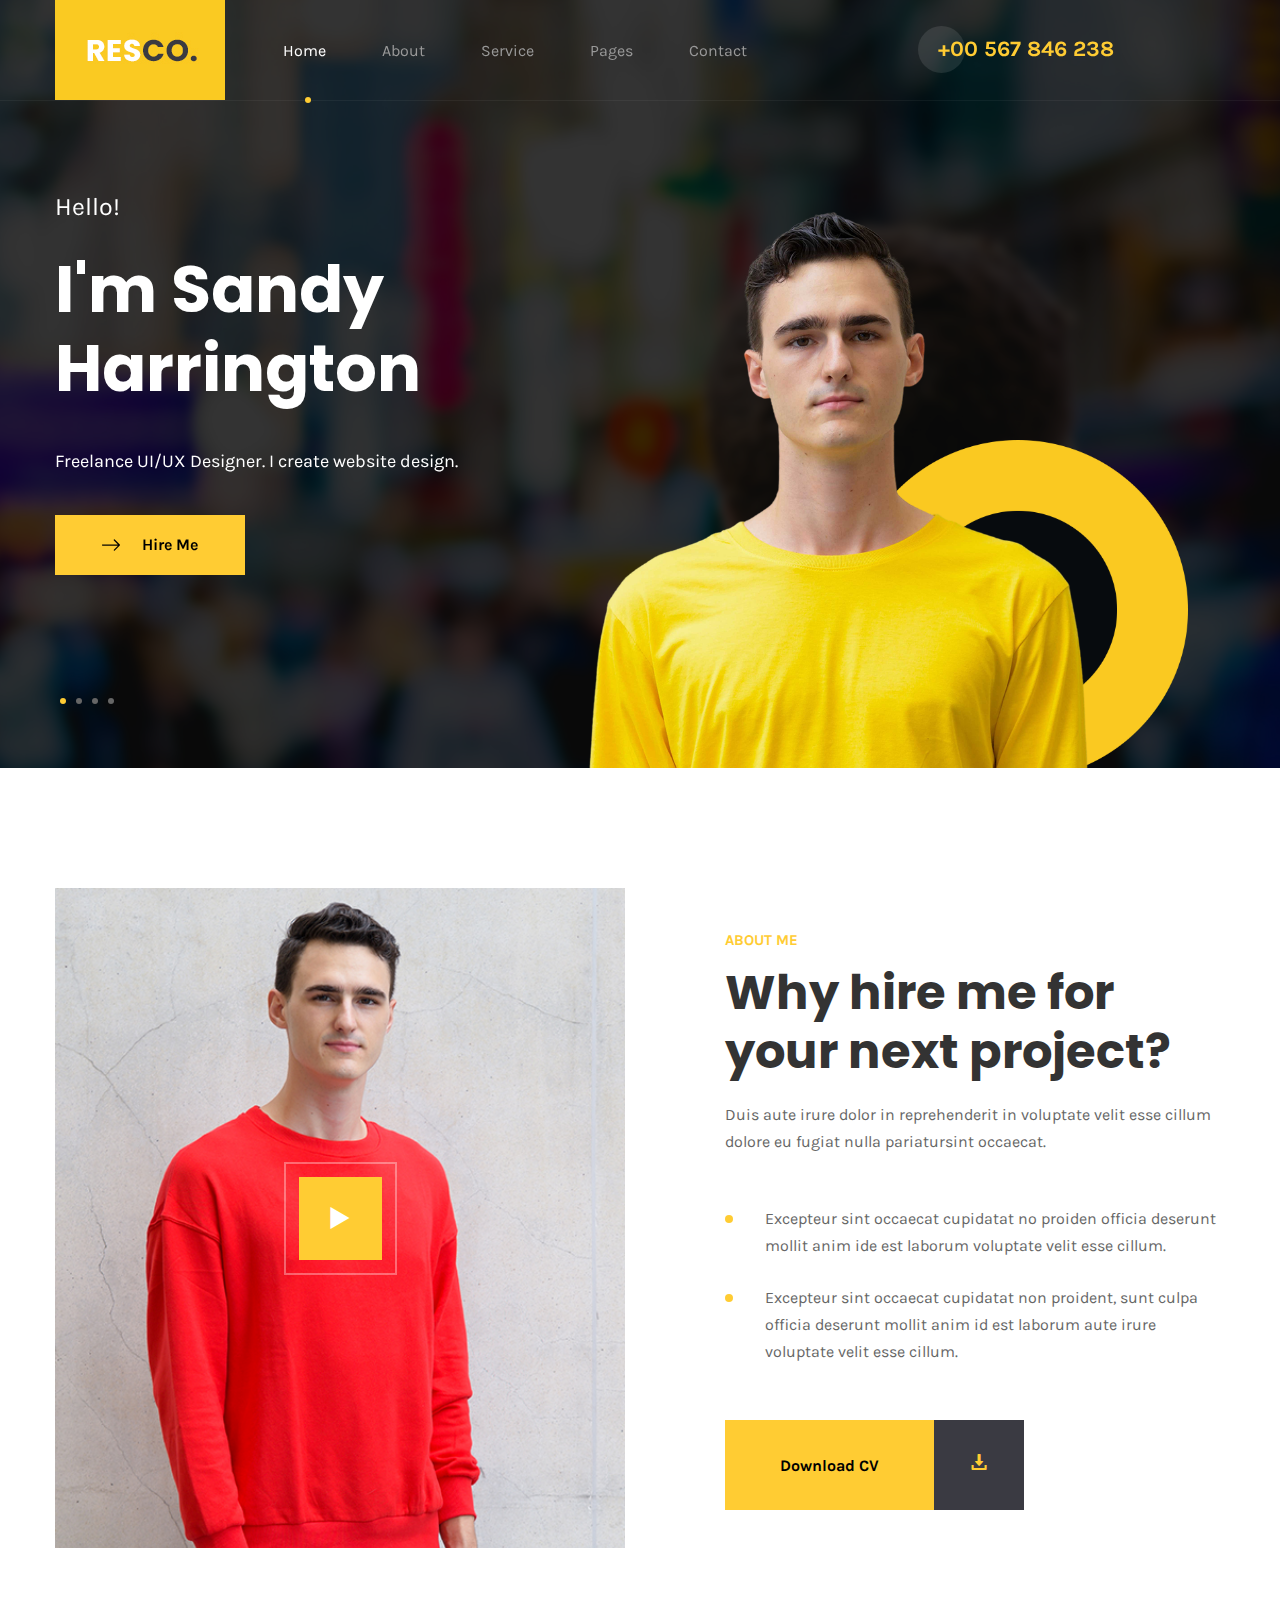
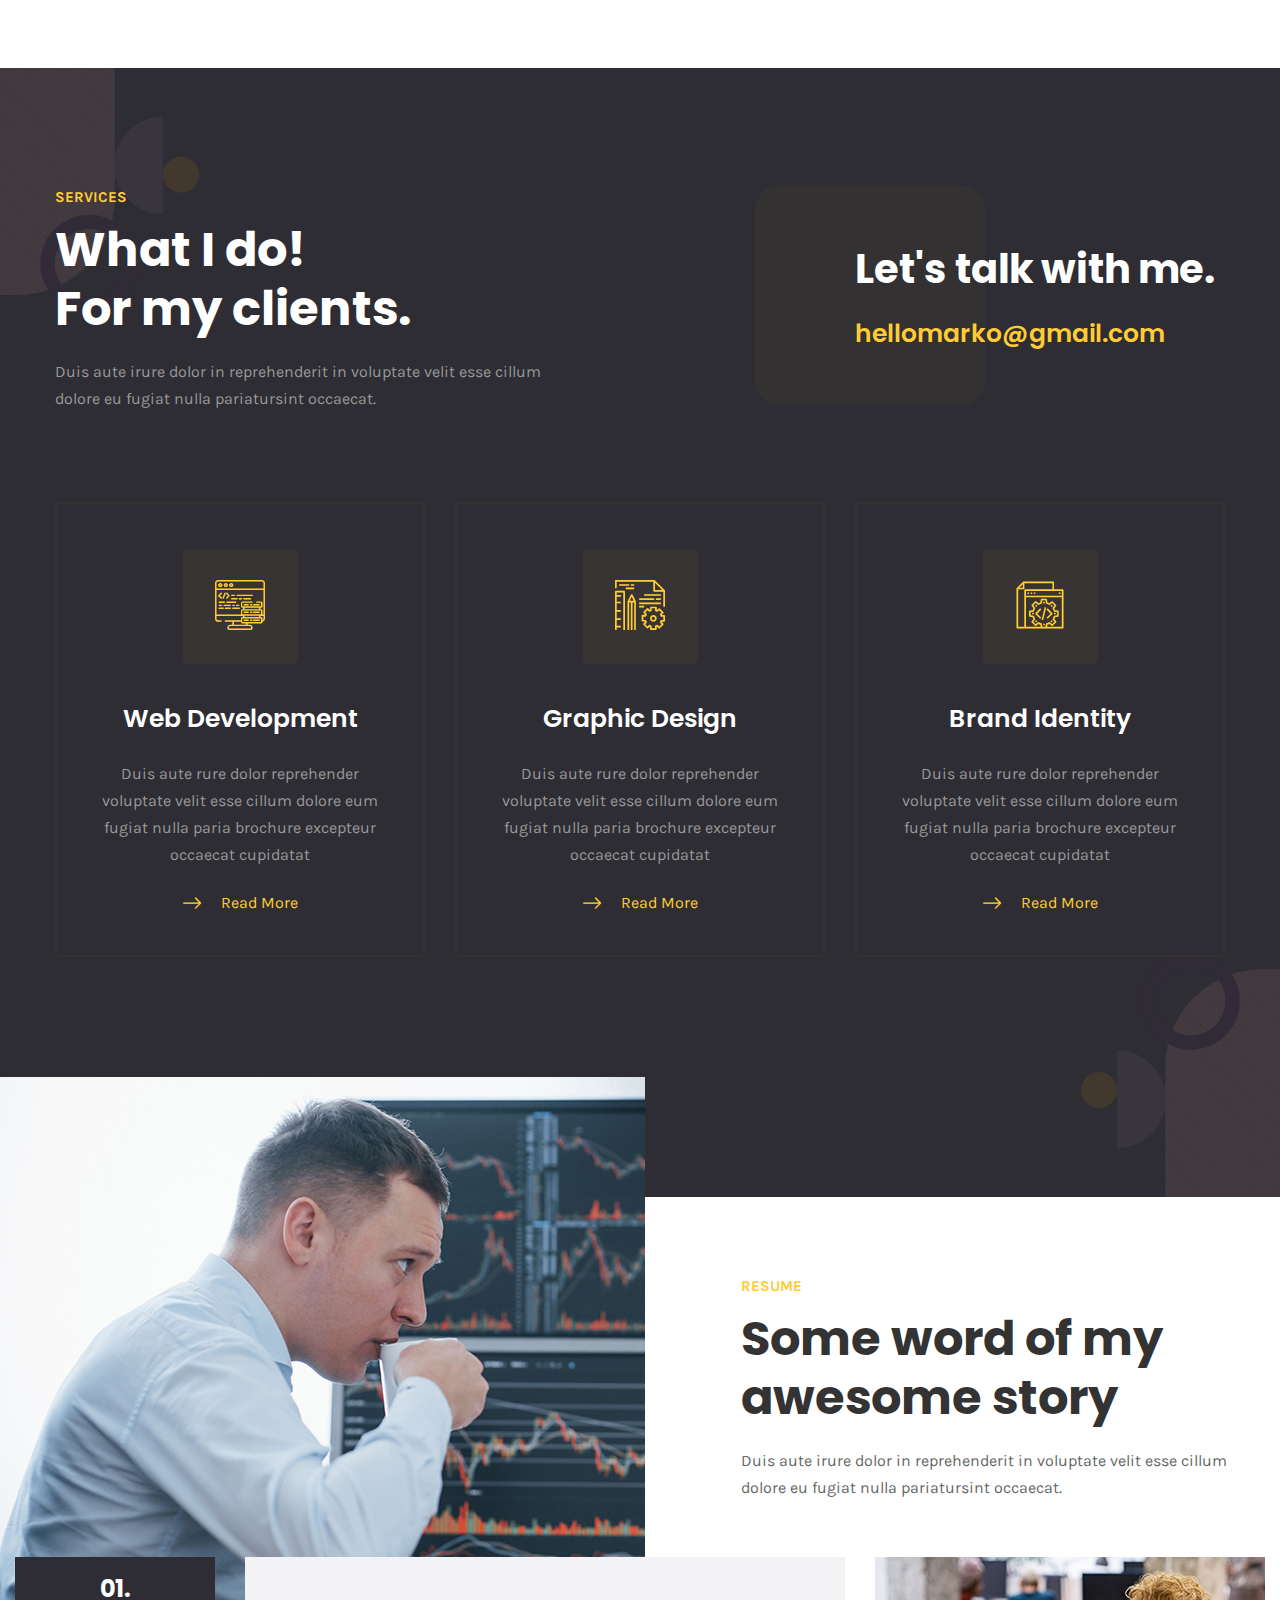
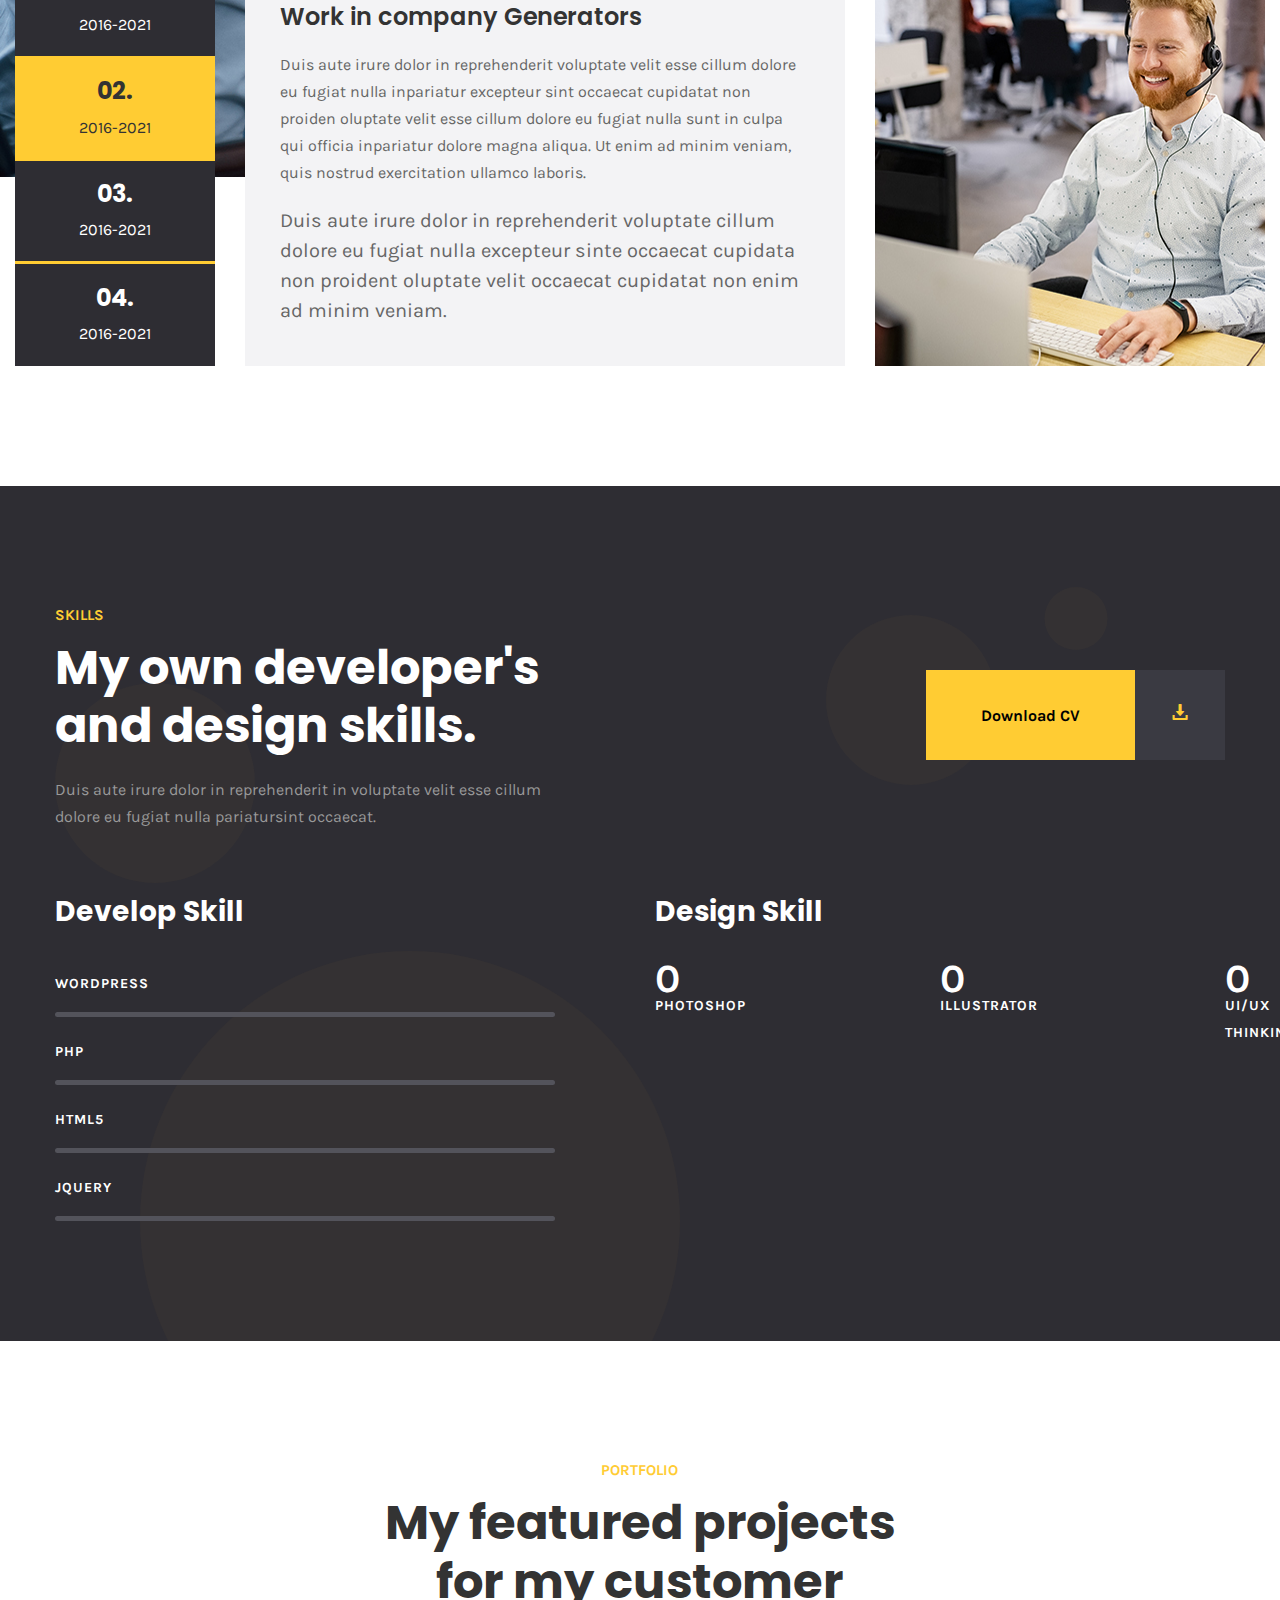
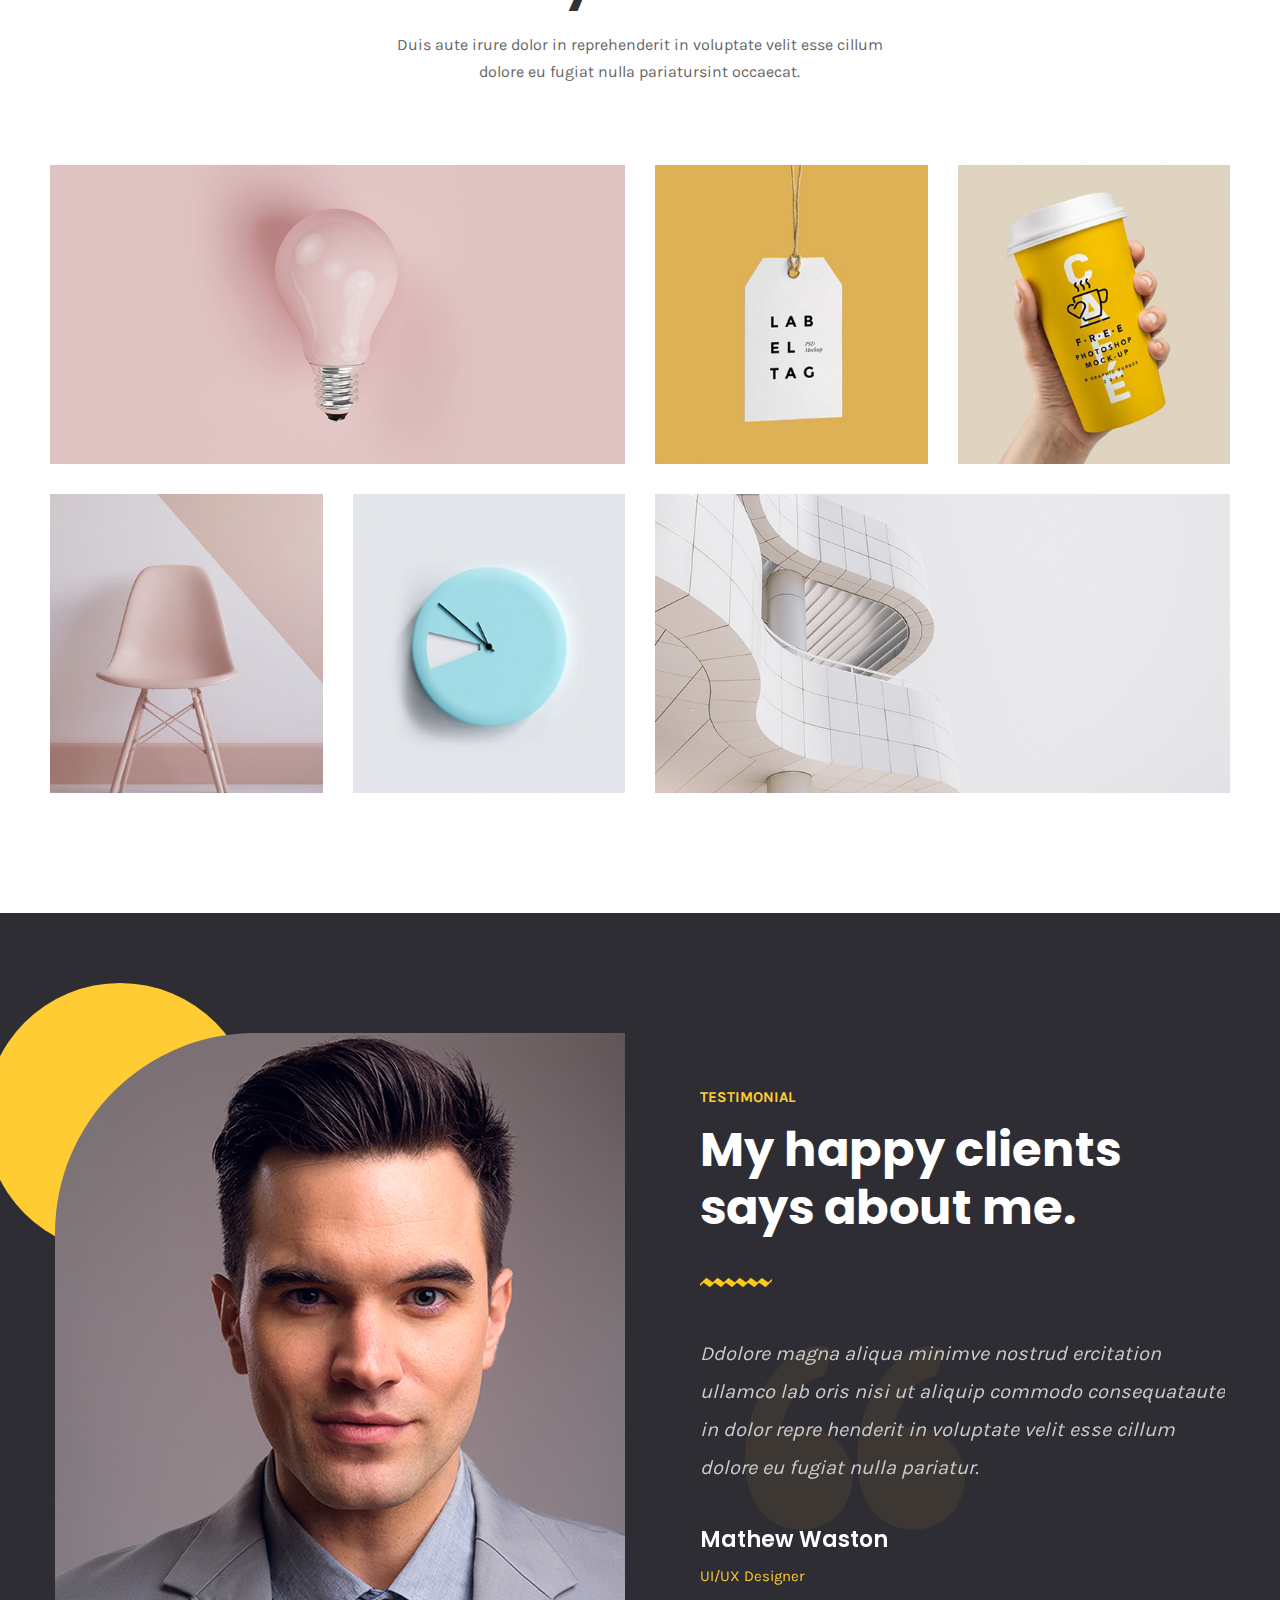
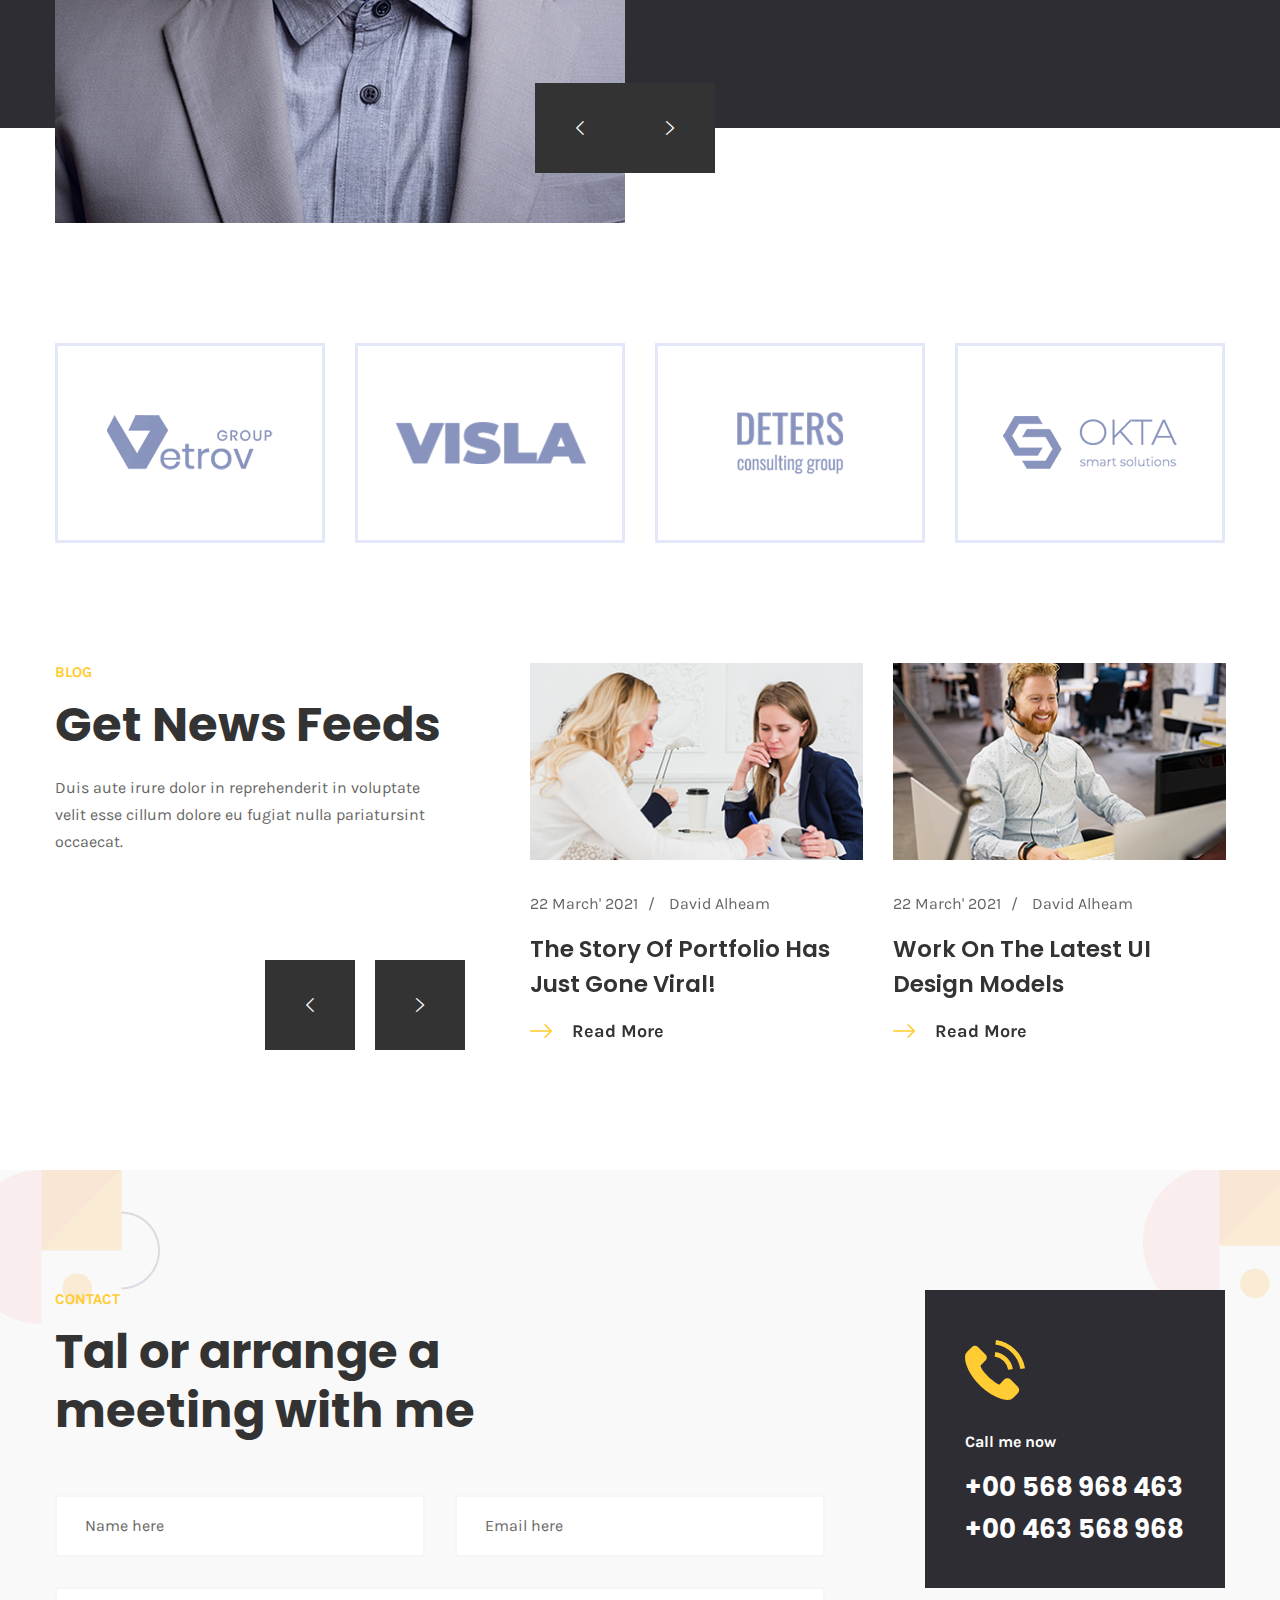
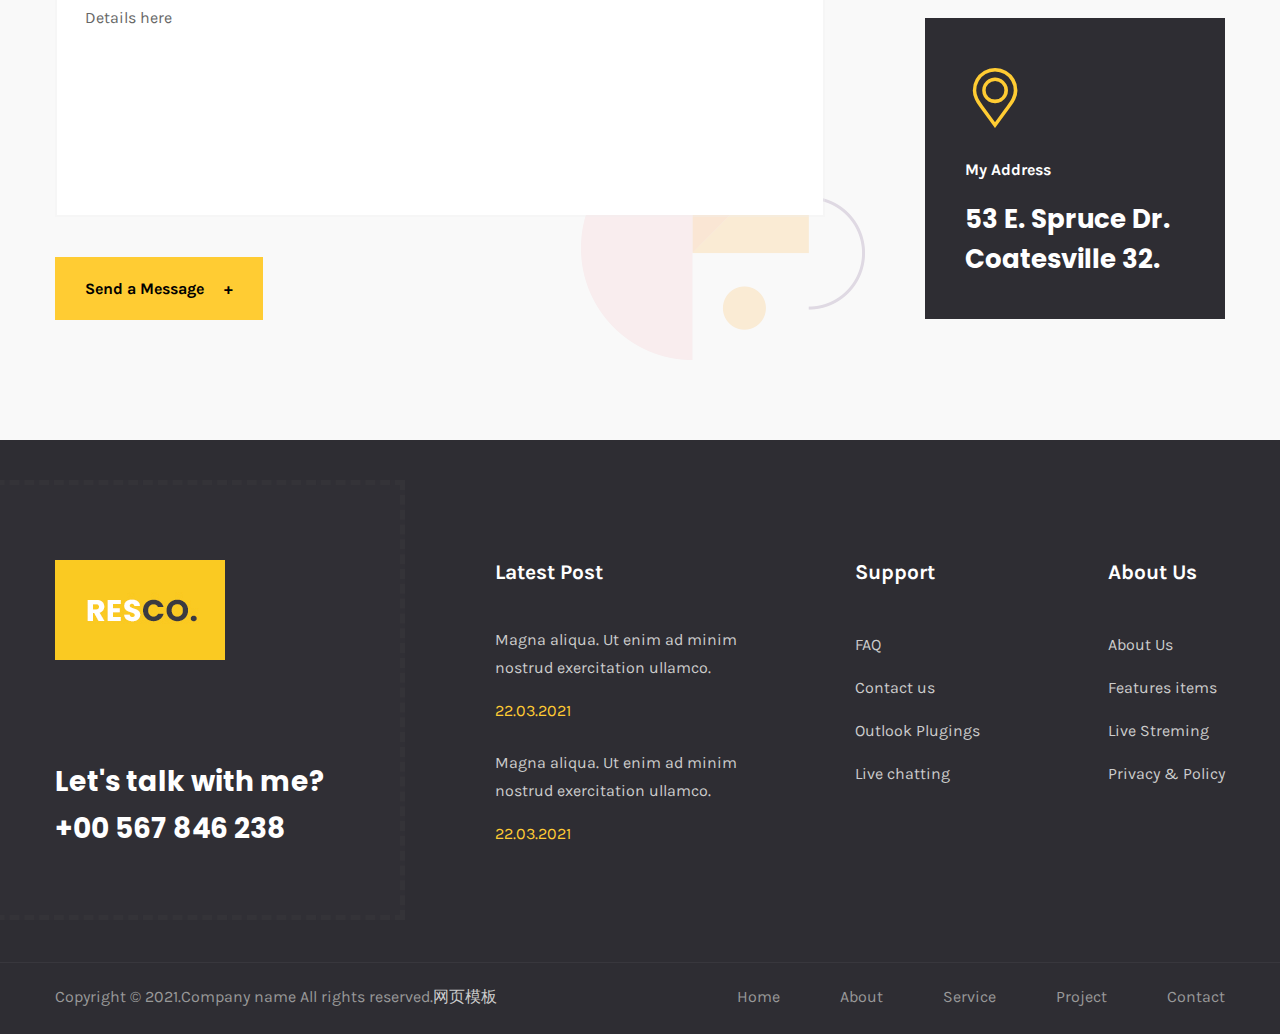
<file: index.html>
﻿<!DOCTYPE html>
<html lang="zxx">
<head>
    <meta charset="utf-8">
    <meta http-equiv="X-UA-Compatible" content="IE=edge">
    <meta name="viewport" content="width=device-width, initial-scale=1, maximum-scale=1, user-scalable=0">
    <title>Welcome || Resco - Resume HTML5 Template</title>

    <!-- Fav Icons -->
    <link rel="shortcut icon" href="assets/images/favicon.jpg" type="image/x-icon">

    <!-- Google Fonts -->
  	<link href="static/css/2ed55119c56f4fbfb7b88ebe624aed7e.css" rel="stylesheet">

    <!-- Stylesheets -->
  	<link rel="stylesheet" href="static/css/bootstrap-5.0.0.min.css" />
  	<link rel="stylesheet" href="static/css/fontawesome-5.9.0.min.css" />
  	<link rel="stylesheet" href="static/css/magnific-popup.min.css" />
  	<link rel="stylesheet" href="static/css/spacing.min.css" />
    <link rel="stylesheet" href="static/css/leaflet.min.css" />
    <link rel="stylesheet" href="static/css/animate.min.css" />
  	<link rel="stylesheet" href="static/css/slick.min.css" />
    <link rel="stylesheet" href="static/css/flaticon.css" />
    <link rel="stylesheet" href="static/css/menu.css" />
    <!-- Main Style CSS -->
    <link rel="stylesheet" href="static/css/style.css" />
    <!-- Responsive CSS -->
    <link rel="stylesheet" href="static/css/responsive.css" />
    
</head>

<body>
	<div class="page-wrapper">

        <!-- Preloader -->
        <div class="preloader"></div>
        
        <!-- START Main Header -->
        <header class="main-header">

            <!-- Header-Upper -->
            <div class="header-upper">
                <div class="container clearfix">

                    <div class="header-inner">

                        <div class="logo-outer">
                            <div class="logo"><a href="index.html"><img src="static/picture/logo.jpg" alt="Logo" /></a></div>
                        </div>

                        <div class="nav-outer clearfix">
                            <!-- Main Menu -->
                            <nav class="main-menu navbar-expand-lg">
                                <div class="navbar-header clearfix">
                                    <!-- Toggle Button -->
                                    <button type="button" class="navbar-toggle" data-bs-toggle="collapse" data-bs-target=".navbar-collapse">
                                        <span class="icon-bar"></span>
                                        <span class="icon-bar"></span>
                                        <span class="icon-bar"></span>
                                    </button>
                                </div>

                                <div class="navbar-collapse collapse clearfix">
                                    <ul class="navigation clearfix">
                                        <li class="current-menu-item"><a href="index.html">Home</a></li>
                                        <li><a href="about.html">About</a></li>
                                        <li><a href="service-details.html">Service</a></li>
                                        <li class="dropdown"><a href="#">Pages</a>
                                            <ul>
                                                <li><a href="project-details.html">Project Details</a></li>
                                                <li><a href="404.html">404 Error</a></li>
                                            </ul>
                                        </li>
                                        <li><a href="contact.html">Contact</a></li>
                                    </ul>
                                </div>
                            </nav>
                            <!-- Main Menu END -->
                        </div>

                        <div class="menu-number">
                            <a href="callto:+00567846238">+00 567 846 238</a>
                        </div>

                    </div>
                </div>
            </div>
            <!-- END Header Upper -->
        </header>
        <!-- END Main Header -->

        <!-- START Main Slider -->
	    <section class="main-slider overlay">
            <ul class="social-style">
                <li><a href="#">Facebook</a></li>
                <li><a href="#">Drobbble</a></li>
                <li><a href="#">Behance</a></li>
                <li><a href="#">Twitter</a></li>
            </ul>
            <div class="container">
                <div class="slider-wrap">
                    <div class="slider-active">
                        <div class="slider-item">
                            <span>Hello!</span>
                            <h2>I'm Sandy Harrington</h2>
                            <p>Freelance UI/UX Designer. I create website design.</p>
                            <a href="contact.html" class="theme-btn style-three"><i class="flaticon-next"></i> Hire Me</a>
                        </div>
                        <div class="slider-item">
                            <span>Hello!</span>
                            <h2>I'm Cloyd Bernhard</h2>
                            <p>Freelance Software Engineer</p>
                            <a href="contact.html" class="theme-btn style-three"><i class="flaticon-next"></i> Hire Me</a>
                        </div>
                        <div class="slider-item">
                            <span>Hello!</span>
                            <h2>I'm Robb Adams</h2>
                            <p>Freelance Video Maker</p>
                            <a href="contact.html" class="theme-btn style-three"><i class="flaticon-next"></i> Hire Me</a>
                        </div>
                        <div class="slider-item">
                            <span>Hello!</span>
                            <h2>I'm Emmet Abbott</h2>
                            <p>Freelance Content Writer</p>
                            <a href="contact.html" class="theme-btn style-three"><i class="flaticon-next"></i> Hire Me</a>
                        </div>
                    </div>
                </div>
            </div>
            <div class="slider-right">
                <img src="static/picture/slider-man.png" alt="Slider Man Image" />
                <div class="slider-circle-shape">
                    <img src="static/picture/slider-circle-shape.png" alt="Slider Circle Shape" />
                </div>
            </div>
        </section>
        <!-- END Main Slider -->

        <!-- START About Section -->
        <section class="about-section py-120 rpy-100">
            <div class="container">
                <div class="row align-items-center">
                    <div class="col-lg-6">
                        <div class="about-left-video">
                            <a class="video-play mfp-iframe" href="#">
                                <i class="flaticon-play-button"></i>
                            </a>
                        </div>
                    </div>
                    <div class="col-lg-6">
                        <div class="about-right-content">
                            <div class="section-heading mb-50 rmb-40">
                                <span>About Me</span>
                                <h2>Why hire me for your next project?</h2>
                                <p>Duis aute irure dolor in reprehenderit in voluptate velit esse cillum dolore eu fugiat nulla pariatursint occaecat.</p>
                            </div>
                            <ul class="about-list">
                                <li><p>Excepteur sint occaecat cupidatat no proiden officia deserunt mollit anim ide est laborum voluptate velit esse cillum.</p></li>
                                <li><p>Excepteur sint occaecat cupidatat non proident, sunt culpa officia deserunt mollit anim id est laborum aute irure voluptate velit esse cillum.</p></li>
                            </ul>
                            <a href="#" class="theme-btn style-two mt-30 rmt-20"><span>Download CV</span> <i class="flaticon-download"></i></a>
                        </div>
                    </div>
                </div>
            </div>
        </section>
        <!-- END About Section -->

        <!-- START Service Section -->
        <section class="service-section pt-115 rpt-95 pb-210 rpb-70">
            <div class="service-shape-one">
                <img src="static/picture/service-shape1.png" alt="Service Shape One" />
            </div>
            <div class="container">
                <div class="service-top mb-90 rmb-70">
                    <div class="row align-items-center">
                        <div class="col-lg-6">
                            <div class="section-heading rmb-50">
                                <span>Services</span>
                                <h2>What I do!<br /> For my clients.</h2>
                                <p>Duis aute irure dolor in reprehenderit in voluptate velit esse cillum dolore eu fugiat nulla pariatursint occaecat.</p>
                            </div>
                        </div>
                        <div class="col-lg-6">
                            <div class="service-top-contact">
                                <h3>Let's talk with me.</h3>
                                <h5><a href="mailto:hellomarko@gmail.com">hellomarko@gmail.com</a></h5>
                            </div>
                        </div>
                    </div>
                </div>
                <div class="service-wrap">
                    <div class="row justify-content-center">
                        <div class="col-lg-4 col-md-6">
                            <div class="service-item">
                                <div class="service-icon">
                                    <i class="flaticon-data"></i>
                                </div>
                                <div class="service-content">
                                    <h5><a href="service-details.html">Web Development</a></h5>
                                    <p>Duis aute rure dolor reprehender voluptate velit esse cillum dolore eum fugiat nulla paria brochure excepteur occaecat cupidatat</p>
                                    <a href="service-details.html" class="read-more"><i class="flaticon-next"></i> Read More</a>
                                </div>
                            </div>
                        </div>
                        <div class="col-lg-4 col-md-6">
                            <div class="service-item">
                                <div class="service-icon">
                                    <i class="flaticon-process"></i>
                                </div>
                                <div class="service-content">
                                    <h5><a href="service-details.html">Graphic Design</a></h5>
                                    <p>Duis aute rure dolor reprehender voluptate velit esse cillum dolore eum fugiat nulla paria brochure excepteur occaecat cupidatat</p>
                                    <a href="service-details.html" class="read-more"><i class="flaticon-next"></i> Read More</a>
                                </div>
                            </div>
                        </div>
                        <div class="col-lg-4 col-md-6">
                            <div class="service-item">
                                <div class="service-icon">
                                    <i class="flaticon-develop"></i>
                                </div>
                                <div class="service-content">
                                    <h5><a href="service-details.html">Brand Identity</a></h5>
                                    <p>Duis aute rure dolor reprehender voluptate velit esse cillum dolore eum fugiat nulla paria brochure excepteur occaecat cupidatat</p>
                                    <a href="service-details.html" class="read-more"><i class="flaticon-next"></i> Read More</a>
                                </div>
                            </div>
                        </div>
                    </div>
                </div>
            </div>
            <div class="service-shape-two">
                <img src="static/picture/service-shape2.png" alt="Service Shape Two" />
            </div>
        </section>
        <!-- END Service Section -->

        <!-- START Resume Section -->
        <section class="resume-section pb-120 rpb-100">
            <div class="resume-top">
                <div class="row align-items-center">
                    <div class="col-xl-7 col-lg-5">
                        <div class="resume-top-image"></div>
                    </div>
                    <div class="col-xl-5 col-lg-7">
                        <div class="section-heading">
                            <span>Resume</span>
                            <h2>Some word of my awesome story</h2>
                            <p>Duis aute irure dolor in reprehenderit in voluptate velit esse cillum dolore eu fugiat nulla pariatursint occaecat.</p>
                        </div>
                    </div>
                </div>
            </div>
            <div class="resume-content-area">
                <div class="resume-inner-content">
                    <!-- Nav tabs -->
                    <div class="nav flex-column nav-pills" id="resume-tabs" role="tablist" aria-orientation="vertical">
                        <div class="nav-link" id="resume-tab-one" data-bs-toggle="pill" data-bs-target="#tab-one" role="tab" aria-controls="tab-one" aria-selected="true">
                            <h5>01.</h5>
                            <p>2016-2021</p>
                        </div>
                        <div class="nav-link active" id="resume-tab-two" data-bs-toggle="pill" data-bs-target="#tab-two" role="tab" aria-controls="tab-two" aria-selected="false">
                            <h5>02.</h5>
                            <p>2016-2021</p>
                        </div>
                        <div class="nav-link" id="resume-tab-three" data-bs-toggle="pill" data-bs-target="#tab-three" role="tab" aria-controls="tab-three" aria-selected="false">
                            <h5>03.</h5>
                            <p>2016-2021</p>
                        </div>
                        <div class="nav-link" id="resume-tab-four" data-bs-toggle="pill" data-bs-target="#tab-four" role="tab" aria-controls="tab-four" aria-selected="false">
                            <h5>04.</h5>
                            <p>2016-2021</p>
                        </div>
                    </div>
                    <!-- Tab panes -->
                    <div class="tab-content" id="resume-tabsContent">
                        <div class="tab-pane fade" id="tab-one" role="tabpanel" aria-labelledby="resume-tab-one">
                            <div class="inner-content-wrap">
                                <div class="tab-inner-content">
                                    <h5>Work on Front-end Developer</h5>
                                    <p>Dolor id atque accusantium ut impedit provident soluta voluptatem Veritatis ipsam neque mollitia vero suscipit odit a laborum doloremque. Consectetur pariatur fugiat ipsam aperiam maiores. Nisi in dignissimos debitis expedita asperiores delectus vitae corporis. Elit voluptatibus quas ullam tenetur provident.</p>
                                    <p>Sit cupiditate praesentium ex esse nulla Facere fuga perspiciatis quis nostrud exercitation ullamco laboris eveniet provident neque Ea ratione nostrud non minus ipsum Sunt minima.</p>
                                </div>
                                <div class="tab-inner-image"></div>
                            </div>
                        </div>
                        <div class="tab-pane fade show active" id="tab-two" role="tabpanel" aria-labelledby="resume-tab-two">
                            <div class="inner-content-wrap">
                                <div class="tab-inner-content">
                                    <h5>Work in company Generators</h5>
                                    <p>Duis aute irure dolor in reprehenderit voluptate velit esse cillum dolore eu fugiat nulla inpariatur excepteur sint occaecat cupidatat non proiden oluptate velit esse cillum dolore eu fugiat nulla sunt in culpa qui officia inpariatur dolore magna aliqua. Ut enim ad minim veniam, quis nostrud exercitation ullamco laboris.</p>
                                    <p>Duis aute irure dolor in reprehenderit voluptate cillum dolore eu fugiat nulla excepteur sinte occaecat cupidata non proident oluptate velit occaecat cupidatat non enim ad minim veniam.</p>
                                </div>
                                <div class="tab-inner-image"></div>
                            </div>
                        </div>
                        <div class="tab-pane fade" id="tab-three" role="tabpanel" aria-labelledby="resume-tab-three">
                            <div class="inner-content-wrap">
                                <div class="tab-inner-content">
                                    <h5>Work as Senior Developer</h5>
                                    <p>Amet asper natur delectus maxime ducimus piece similique Ratione asperiores corporis provident aut libero. Lorem Ipsum is not simply random text. It has roots in a piece of classical Latin literature from looked up one of the more obscure Latin words, and going through the cites of the word in class.</p>
                                    <p>Ratione delectus lorem minus ipsa architecto. Saepe officiis sint ipsa adipisci. Ipsum est aliquid eos saepe. Dolorum aperiam cupiditate labore vero deleniti unde deserunt neque voluptas.</p>
                                </div>
                                <div class="tab-inner-image"></div>
                            </div>
                        </div>
                        <div class="tab-pane fade" id="tab-four" role="tabpanel" aria-labelledby="resume-tab-four">
                            <div class="inner-content-wrap">
                                <div class="tab-inner-content">
                                    <h5>Work as Senior Designer</h5>
                                    <p>Sed ut perspi ciatis unde omnis iste natus error sit volup tatem accus antium doloremque laudantium, totam rem aperiam, eaque ipsa quae ab illo inventore veritatis et quasi archi tecto beatae vitae dicta sunt explicabo. Nemo enim ipsam volu ptatem quia voluptas sit aspernatur aut odit aut fugit.</p>
                                    <p>It is a long establish fact that a reader will be distracted by the readabled content of a page when looking at its layout. non proident oluptate but also the leap into electronic type setting.</p>
                                </div>
                                <div class="tab-inner-image"></div>
                            </div>
                        </div>
                    </div>
                </div>
            </div>
        </section>
        <!-- END Resume Section -->

        <!-- START Skills Section -->
        <section class="skills-section pt-115 rpt-95 pb-120 rpb-100">
            <div class="container">
                <div class="row align-items-center mb-65 rmb-55">
                    <div class="col-lg-7">
                        <div class="section-heading rmb-50">
                            <span>Skills</span>
                            <h2>My own developer's and design skills.</h2>
                            <p>Duis aute irure dolor in reprehenderit in voluptate velit esse cillum dolore eu fugiat nulla pariatursint occaecat.</p>
                        </div>
                    </div>
                    <div class="col-lg-5">
                        <div class="download-cv">
                            <a href="#" class="theme-btn style-two"><span>Download CV</span> <i class="flaticon-download"></i></a>
                        </div>
                    </div>
                </div>
                <div class="skills-area">
                    <div class="row">
                        <div class="col-lg-6">
                            <div class="skills develop-skill">
                                <h4>Develop Skill</h4>
                                <div class="skill-bars">
                                    <div class="skillbar" data-percent="85">
                                        <span class="skillbar-title">WordPress</span>
                                        <span class="skill-bar-percent"></span>
                                        <span class="skillbar-bar"></span>
                                    </div>
                                    <div class="skillbar" data-percent="70">
                                        <span class="skillbar-title">PHP</span>
                                        <span class="skill-bar-percent"></span>
                                        <span class="skillbar-bar"></span>
                                    </div>
                                    <div class="skillbar" data-percent="75">
                                        <span class="skillbar-title">HTML5</span>
                                        <span class="skill-bar-percent"></span>
                                        <span class="skillbar-bar"></span>
                                    </div>
                                    <div class="skillbar" data-percent="65">
                                        <span class="skillbar-title">jQuery</span>
                                        <span class="skill-bar-percent"></span>
                                        <span class="skillbar-bar"></span>
                                    </div>
                                </div>
                            </div>
                        </div>
                        <div class="col-lg-6">
                            <div class="skills design-skill">
                                <h4>Design Skill</h4>
                                <div class="circle-skills">
                                    <div class="circle-skill">
                                        <div class="circle-skill-percent">
                                            <b>0</b>
                                        </div>
                                        <span class="circle-skill-title">Photoshop</span>
                                    </div>
                                    <div class="circle-skill two">
                                        <div class="circle-skill-percent">
                                            <b>0</b>
                                        </div>
                                        <span class="circle-skill-title">Illustrator</span>
                                    </div>
                                    <div class="circle-skill three">
                                        <div class="circle-skill-percent">
                                            <b>0</b>
                                        </div>
                                        <span class="circle-skill-title">UI/UX Thinking</span>
                                    </div>
                                </div>
                            </div>
                        </div>
                    </div>
                </div>
            </div>
        </section>
        <!-- END Skills Section -->

        <!-- START Portfolio Section -->
        <section class="portfolio-section pt-115 rpt-95 pb-90 rpb-70">
            <div class="container-fluid">
                <div class="row justify-content-center mb-80 rmb-50">
                    <div class="col-lg-7">
                        <div class="section-heading text-center">
                            <span>Portfolio</span>
                            <h2>My featured projects for my customer</h2>
                            <p>Duis aute irure dolor in reprehenderit in voluptate velit esse cillum dolore eu fugiat nulla pariatursint occaecat.</p>
                        </div>
                    </div>
                </div>
                <div class="row">
                    <div class="col-xl-6 col-lg-8">
                        <div class="portfolio-item">
                            <div class="portfolio-image">
                                <img src="static/picture/portfolio1.jpg" alt="Portfolio Image" />
                            </div>
                            <div class="overlay-content">
                                <div class="title-area">
                                    <h5><a href="project-details.html">Light Bulb Mockup</a></h5>
                                    <span>Brand Identity</span>                                
                                </div>
                                <div class="details-icon">
                                    <a href="project-details.html"><i class="fas fa-link"></i></a>
                                </div>
                            </div>
                        </div>
                    </div>
                    <div class="col-xl-3 col-lg-4 col-sm-6">
                        <div class="portfolio-item">
                            <div class="portfolio-image">
                                <img src="static/picture/portfolio2.jpg" alt="Portfolio Image" />
                            </div>
                            <div class="overlay-content">
                                <div class="title-area">
                                    <h5><a href="project-details.html">Card Mockup</a></h5>
                                    <span>Brand Identity</span>                                
                                </div>
                                <div class="details-icon">
                                    <a href="project-details.html"><i class="fas fa-link"></i></a>
                                </div>
                            </div>
                        </div>
                    </div>
                    <div class="col-xl-3 col-lg-4 col-sm-6">
                        <div class="portfolio-item">
                            <div class="portfolio-image">
                                <img src="static/picture/portfolio3.jpg" alt="Portfolio Image" />
                            </div>
                            <div class="overlay-content">
                                <div class="title-area">
                                    <h5><a href="project-details.html">Coffee Mockup</a></h5>
                                    <span>Brand Identity</span>                                
                                </div>
                                <div class="details-icon">
                                    <a href="project-details.html"><i class="fas fa-link"></i></a>
                                </div>
                            </div>
                        </div>
                    </div>
                    <div class="col-xl-3 col-lg-4 col-sm-6">
                        <div class="portfolio-item">
                            <div class="portfolio-image">
                                <img src="static/picture/portfolio4.jpg" alt="Portfolio Image" />
                            </div>
                            <div class="overlay-content">
                                <div class="title-area">
                                    <h5><a href="project-details.html">Chair Mockup</a></h5>
                                    <span>Brand Identity</span>                                
                                </div>
                                <div class="details-icon">
                                    <a href="project-details.html"><i class="fas fa-link"></i></a>
                                </div>
                            </div>
                        </div>
                    </div>
                    <div class="col-xl-3 col-lg-4 col-sm-6">
                        <div class="portfolio-item">
                            <div class="portfolio-image">
                                <img src="static/picture/portfolio5.jpg" alt="Portfolio Image" />
                            </div>
                            <div class="overlay-content">
                                <div class="title-area">
                                    <h5><a href="project-details.html">Clock Mockup</a></h5>
                                    <span>Brand Identity</span>                                
                                </div>
                                <div class="details-icon">
                                    <a href="project-details.html"><i class="fas fa-link"></i></a>
                                </div>
                            </div>
                        </div>
                    </div>
                    <div class="col-xl-6 col-lg-8">
                        <div class="portfolio-item">
                            <div class="portfolio-image">
                                <img src="static/picture/portfolio6.jpg" alt="Portfolio Image" />
                            </div>
                            <div class="overlay-content">
                                <div class="title-area">
                                    <h5><a href="project-details.html">Architecture Agency</a></h5>
                                    <span>Brand Identity</span>                                
                                </div>
                                <div class="details-icon">
                                    <a href="project-details.html"><i class="fas fa-link"></i></a>
                                </div>
                            </div>
                        </div>
                    </div>
                </div>
            </div>
        </section>
        <!-- END Portfolio Section -->

        <!-- START Testimonial Section -->
        <section class="testimonial-section pt-120 rpt-100 rpb-100">
            <div class="container">
                <div class="testimonial-wrap">
                    <div class="row">
                        <div class="col-lg-6">
                            <div class="author-images">
                                <div class="author-image">
                                    <img src="static/picture/author1.jpg" alt="Author Image">
                                </div>
                                <div class="author-image">
                                    <img src="static/picture/author2.jpg" alt="Author Image">
                                </div>
                            </div>
                        </div>
                        <div class="col-lg-6">
                            <div class="testimonial-right-content">
                                <div class="section-heading mb-40 rmb-30">
                                    <span>Testimonial</span>
                                    <h2>My happy clients says about me.</h2>
                                    <img src="static/picture/heading-shape.png" alt="Section Heading Border Shape">
                                </div>
                                <div class="testimonials">
                                    <div class="testimonial-item">
                                        <p>Ddolore magna aliqua minimve nostrud ercitation ullamco lab oris nisi ut aliquip commodo consequataute in dolor repre henderit in voluptate velit esse cillum dolore eu fugiat nulla pariatur.</p>
                                        <h6>Mathew Waston</h6>
                                        <span>UI/UX Designer</span>
                                    </div>
                                    <div class="testimonial-item">
                                        <p>Duis aute irure dolor in reprehenderit voluptate cillum dolore eu fugiat nulla excepteur sinte occaecat cupidata non proident oluptate velit occaecat cupi datat non enim ad minim veniam.</p>
                                        <h6>Jhon Lodern</h6>
                                        <span>Web Designer</span>
                                    </div>
                                </div>
                            </div>
                        </div>
                    </div>
                </div>
            </div>
        </section>
        <!-- END Testimonial Section -->

        <!-- START Partner Section -->
        <div class="partner-section pt-120 rpt-100">
            <div class="container">
                <div class="partner-active">
                    <div class="partner-logo">
                        <a href="#"><img src="static/picture/partner1.png" alt="Partner Logo" /></a>
                    </div>
                    <div class="partner-logo">
                        <a href="#"><img src="static/picture/partner2.png" alt="Partner Logo" /></a>
                    </div>
                    <div class="partner-logo">
                        <a href="#"><img src="static/picture/partner3.png" alt="Partner Logo" /></a>
                    </div>
                    <div class="partner-logo">
                        <a href="#"><img src="static/picture/partner4.png" alt="Partner Logo" /></a>
                    </div>
                    <div class="partner-logo">
                        <a href="#"><img src="static/picture/partner3.png" alt="Partner Logo" /></a>
                    </div>
                </div>
            </div>
        </div>
        <!-- END Partner Section -->

        <!-- START Blog Section -->
        <section class="blog-section py-120 rpy-100">
            <div class="container">
                <div class="row">
                    <div class="col-lg-5">
                        <div class="section-heading mb-50 rmb-40">
                            <span>Blog</span>
                            <h2>Get News Feeds</h2>
                            <p>Duis aute irure dolor in reprehenderit in voluptate velit esse cillum dolore eu fugiat nulla pariatursint occaecat.</p>
                        </div>
                    </div>
                    <div class="col-lg-7">
                        <div class="blog-active">
                            <div class="blog-item">
                                <div class="blog-image">
                                    <img src="static/picture/blog1.jpg" alt="Blog Image" />
                                </div>
                                <div class="blog-content">
                                    <ul class="date-author">
                                        <li>22 March' 2021</li>
                                        <li>David Alheam</li>
                                    </ul>
                                    <h5><a href="#">The Story Of Portfolio Has Just Gone Viral!</a></h5>
                                    <a href="#" class="read-more"><i class="flaticon-next"></i> Read More</a>
                                </div>
                            </div>
                            <div class="blog-item">
                                <div class="blog-image">
                                    <img src="static/picture/blog2.jpg" alt="Blog Image" />
                                </div>
                                <div class="blog-content">
                                    <ul class="date-author">
                                        <li>22 March' 2021</li>
                                        <li>David Alheam</li>
                                    </ul>
                                    <h5><a href="#">Work On The Latest UI Design Models</a></h5>
                                    <a href="#" class="read-more"><i class="flaticon-next"></i> Read More</a>
                                </div>
                            </div>
                            <div class="blog-item">
                                <div class="blog-image">
                                    <img src="static/picture/blog1.jpg" alt="Blog Image" />
                                </div>
                                <div class="blog-content">
                                    <ul class="date-author">
                                        <li>22 March' 2021</li>
                                        <li>David Alheam</li>
                                    </ul>
                                    <h5><a href="#">The Story Of Portfolio Has Just Gone Viral!</a></h5>
                                    <a href="#" class="read-more"><i class="flaticon-next"></i> Read More</a>
                                </div>
                            </div>
                        </div>
                    </div>
                </div>
            </div>
        </section>
        <!-- END Blog Section -->

        <!-- START Contact Section -->
        <section class="contact-section py-120 rpy-100">
            <div class="contact-shape-one">
                <img src="static/picture/contact-shape1.png" alt="Contact Shape One">
            </div>
            <div class="contact-shape-two">
                <img src="static/picture/contact-shape2.png" alt="Contact Shape Two">
            </div>
            <div class="container">
                <div class="row">
                    <div class="col-lg-8">
                        <div class="section-heading mb-55 rmb-40">
                            <span>Contact</span>
                            <h2>Tal or arrange a meeting with me</h2>
                        </div>
                        <div class="contact-form">
                            <div class="contact-shape-three">
                                <img src="static/picture/contact-shape3.png" alt="Contact Shape Three">
                            </div>
                            <form action="#">
                                <div class="row">
                                    <div class="col-md-6">
                                        <input type="text" class="form-control custom-input" id="name" name="name" value="" placeholder="Name here" required="">
                                    </div>
                                    <div class="col-md-6">
                                        <input type="email" class="form-control custom-input" id="email" name="email" value="" placeholder="Email here" required="">
                                    </div>
                                    <div class="col-12">
                                        <textarea class="form-control custom-textarea" id="message:" name="message:" rows="8" placeholder="Details here" required=""></textarea>
                                    </div>
                                    <div class="col-12">
                                        <button type="submit" class="theme-btn submit-btn">Send a Message <span class="plus">+</span></button>
                                    </div>
                                </div>
                            </form>
                        </div>
                    </div>
                    <div class="col-lg-4">
                        <div class="contact-sidebar rmt-60">
                            <div class="contact-widget number-widget">
                                <div class="icon-box">
                                    <i class="flaticon-telephone"></i>
                                </div>
                                <div class="content-box">
                                    <h6>Call me now</h6>
                                    <p><a href="callto:+00568968463">+00 568 968 463</a></p>
                                    <p><a href="callto:+00463568968">+00 463 568 968</a></p>
                                </div>
                            </div>
                            <div class="contact-widget address-widget">
                                <div class="icon-box">
                                    <i class="flaticon-placeholder"></i>
                                </div>
                                <div class="content-box">
                                    <h6>My Address</h6>
                                    <p>53 E. Spruce Dr. Coatesville 32.</p>
                                </div>
                            </div>
                        </div>
                    </div>
                </div>
            </div>
        </section>
        <!-- END Contact Section -->

	    <!-- START Main Footer -->
	    <footer class="main-footer pt-120 rpt-100">
            <div class="container">
                <div class="row">
                    <div class="col-lg-4 col-md-6 col-sm-7">
                        <div class="widget logo-contact-widget">
                            <div class="footer-logo mb-105 rmb-70">
                                <a href="index.html"><img src="static/picture/logo.jpg" alt="Logo" /></a>
                            </div>
                            <div class="contact-number">
                                <h4>Let's talk with me?</h4>
                                <h4><a href="callto:+00567846238">+00 567 846 238</a></h4>
                            </div>
                        </div>
                    </div>
                    <div class="col-lg-4 col-md-6 col-sm-7 order-1 order-md-0">
                        <div class="widget post-widget">
                            <h6 class="widget-title">Latest Post</h6>
                            <div class="latest-post">
                                <div class="post-item">
                                    <h6><a href="#">Magna aliqua. Ut enim ad minim nostrud exercitation ullamco.</a></h6>
                                    <span>22.03.2021</span>
                                </div>
                                <div class="post-item">
                                    <h6><a href="#">Magna aliqua. Ut enim ad minim nostrud exercitation ullamco.</a></h6>
                                    <span>22.03.2021</span>
                                </div>
                            </div>
                        </div>
                    </div>
                    <div class="col-lg-2 col-sm-5">
                        <div class="widget menu-widget">
                            <h6 class="widget-title">Support</h6>
                            <ul>
                                <li><a href="#">FAQ</a></li>
                                <li><a href="contact.html">Contact us</a></li>
                                <li><a href="#">Outlook Plugings</a></li>
                                <li><a href="#">Live chatting</a></li>
                            </ul>
                        </div>
                    </div>
                    <div class="col-lg-2 col-sm-5 order-2">
                        <div class="widget menu-widget menu-widget-two">
                            <h6 class="widget-title">About Us</h6>
                            <ul>
                                <li><a href="about.html">About Us</a></li>
                                <li><a href="#">Features items</a></li>
                                <li><a href="#">Live Streming</a></li>
                                <li><a href="#">Privacy & Policy</a></li>
                            </ul>
                        </div>
                    </div>
                </div>
            </div>
            
            <!-- Copyright Area-->
            <div class="copyright-area mt-65 rmt-50">
               <div class="container">
                    <div class="copyright-inner">
                        <div class="copyright-wrap order-2 order-lg-1">
                            <p>Copyright &copy; 2021.Company name All rights reserved.<a target="_blank" href="https://sc.chinaz.com/moban/">&#x7F51;&#x9875;&#x6A21;&#x677F;</a></p>
                        </div>
                        <!-- footer menu -->
                        <ul class="footer-menu order-1 order-lg-2">
                            <li><a href="index.html">Home</a></li>
                            <li><a href="about.html">About</a></li>
                            <li><a href="service-details.html">Service</a></li>
                            <li><a href="project-details.html">Project</a></li>
                            <li><a href="contact.html">Contact</a></li>
                        </ul>
                    </div>
                </div>
            </div>
        </footer>
	    <!-- END Main Footer -->

    </div>
    <!--End pagewrapper-->

    <!-- Scroll Top Button -->
    <button class="scroll-top scroll-to-target" data-target="html"><i class="fas fa-chevron-up"></i></button>

    
    <!-- jQuery Plugins -->
    <script src="static/js/jquery-3.6.0.min.js"></script>
    <!--[if lt IE 9]><script src="static/js/html5shiv.min.js"></script><![endif]-->
    <script src="static/js/bootstrap-5.0.0.min.js"></script>
    <script src="static/js/jquery.magnific-popup-1.1.0.min.js"></script>
    <script src="static/js/circle-progress-1.2.2.min.js"></script>
    <script src="static/js/skill.bars.jquery.min.js"></script>
    <script src="static/js/leaflet-1.4.0.min.js"></script>
    <script src="static/js/appear.min.js"></script>
    <script src="static/js/slick.min.js"></script>

    <!-- Custom Script -->
    <script src="static/js/script.js"></script>

</body>
</html>
</file>
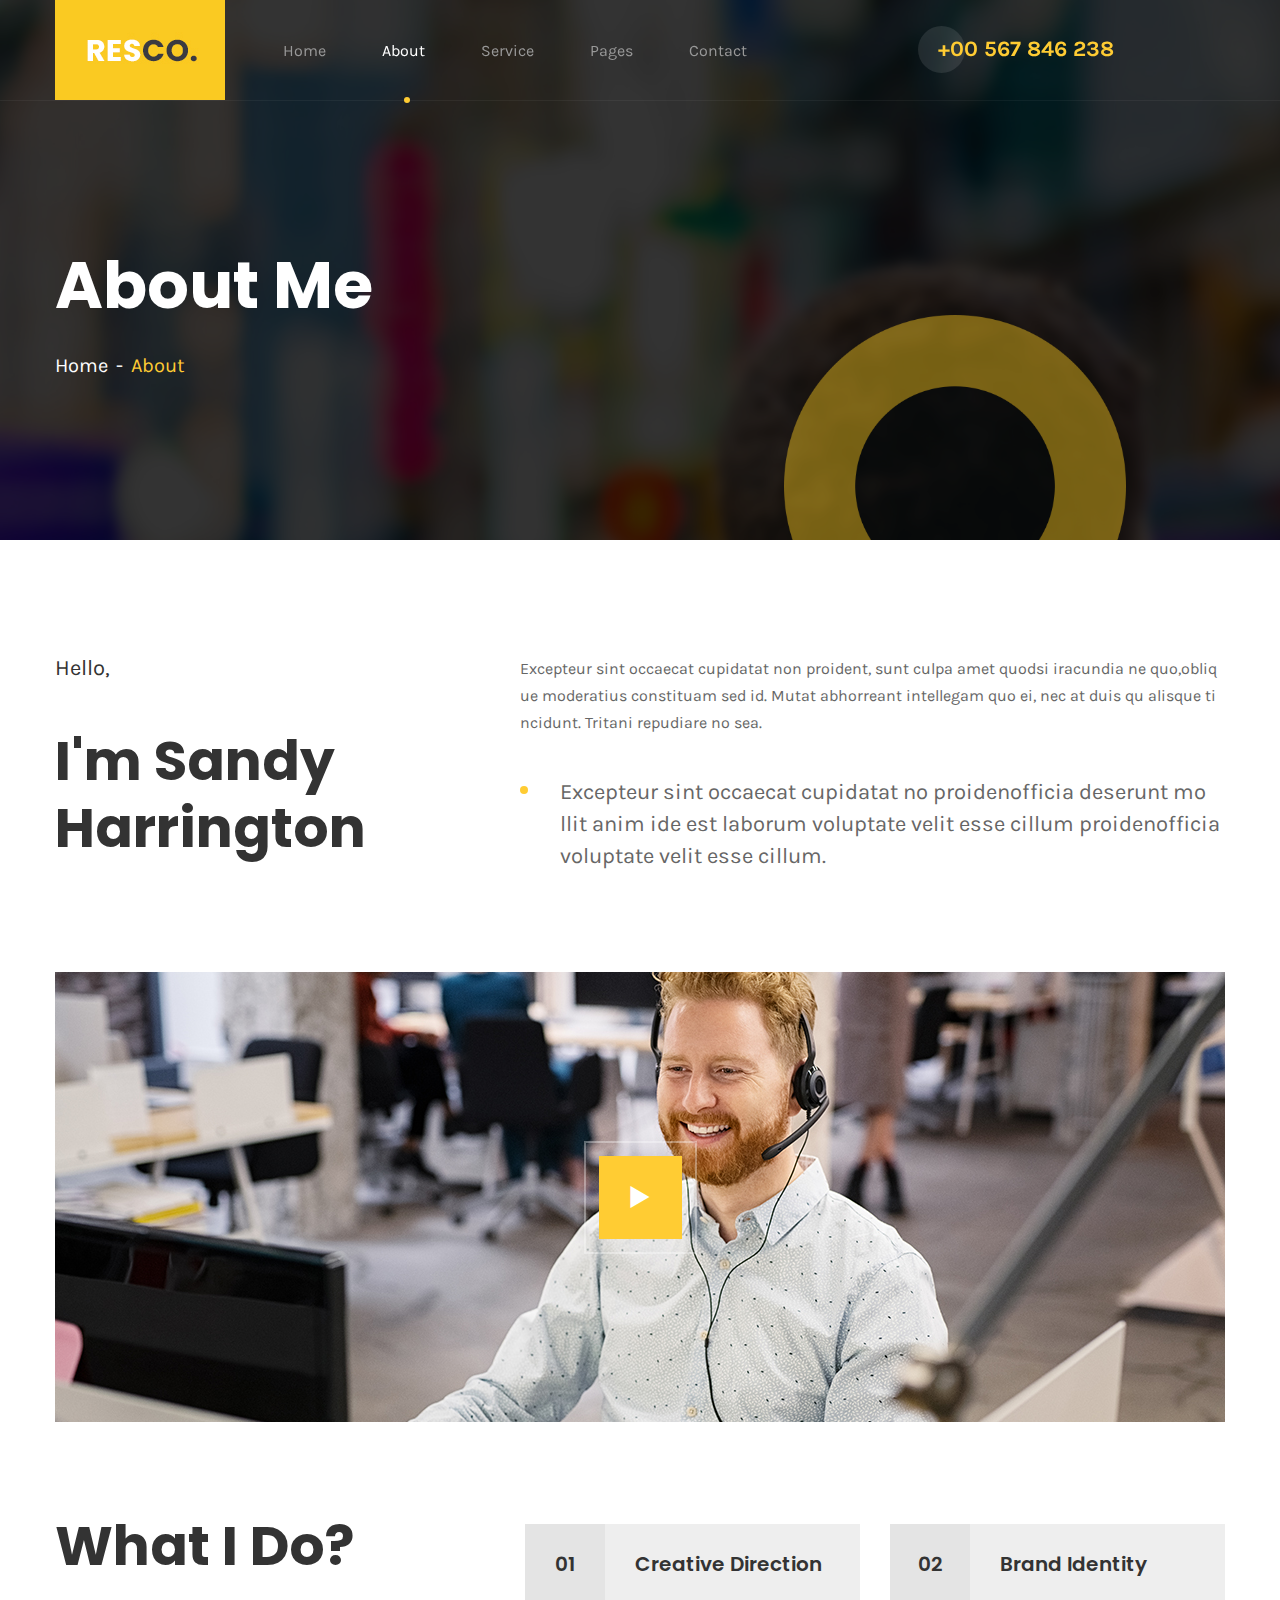
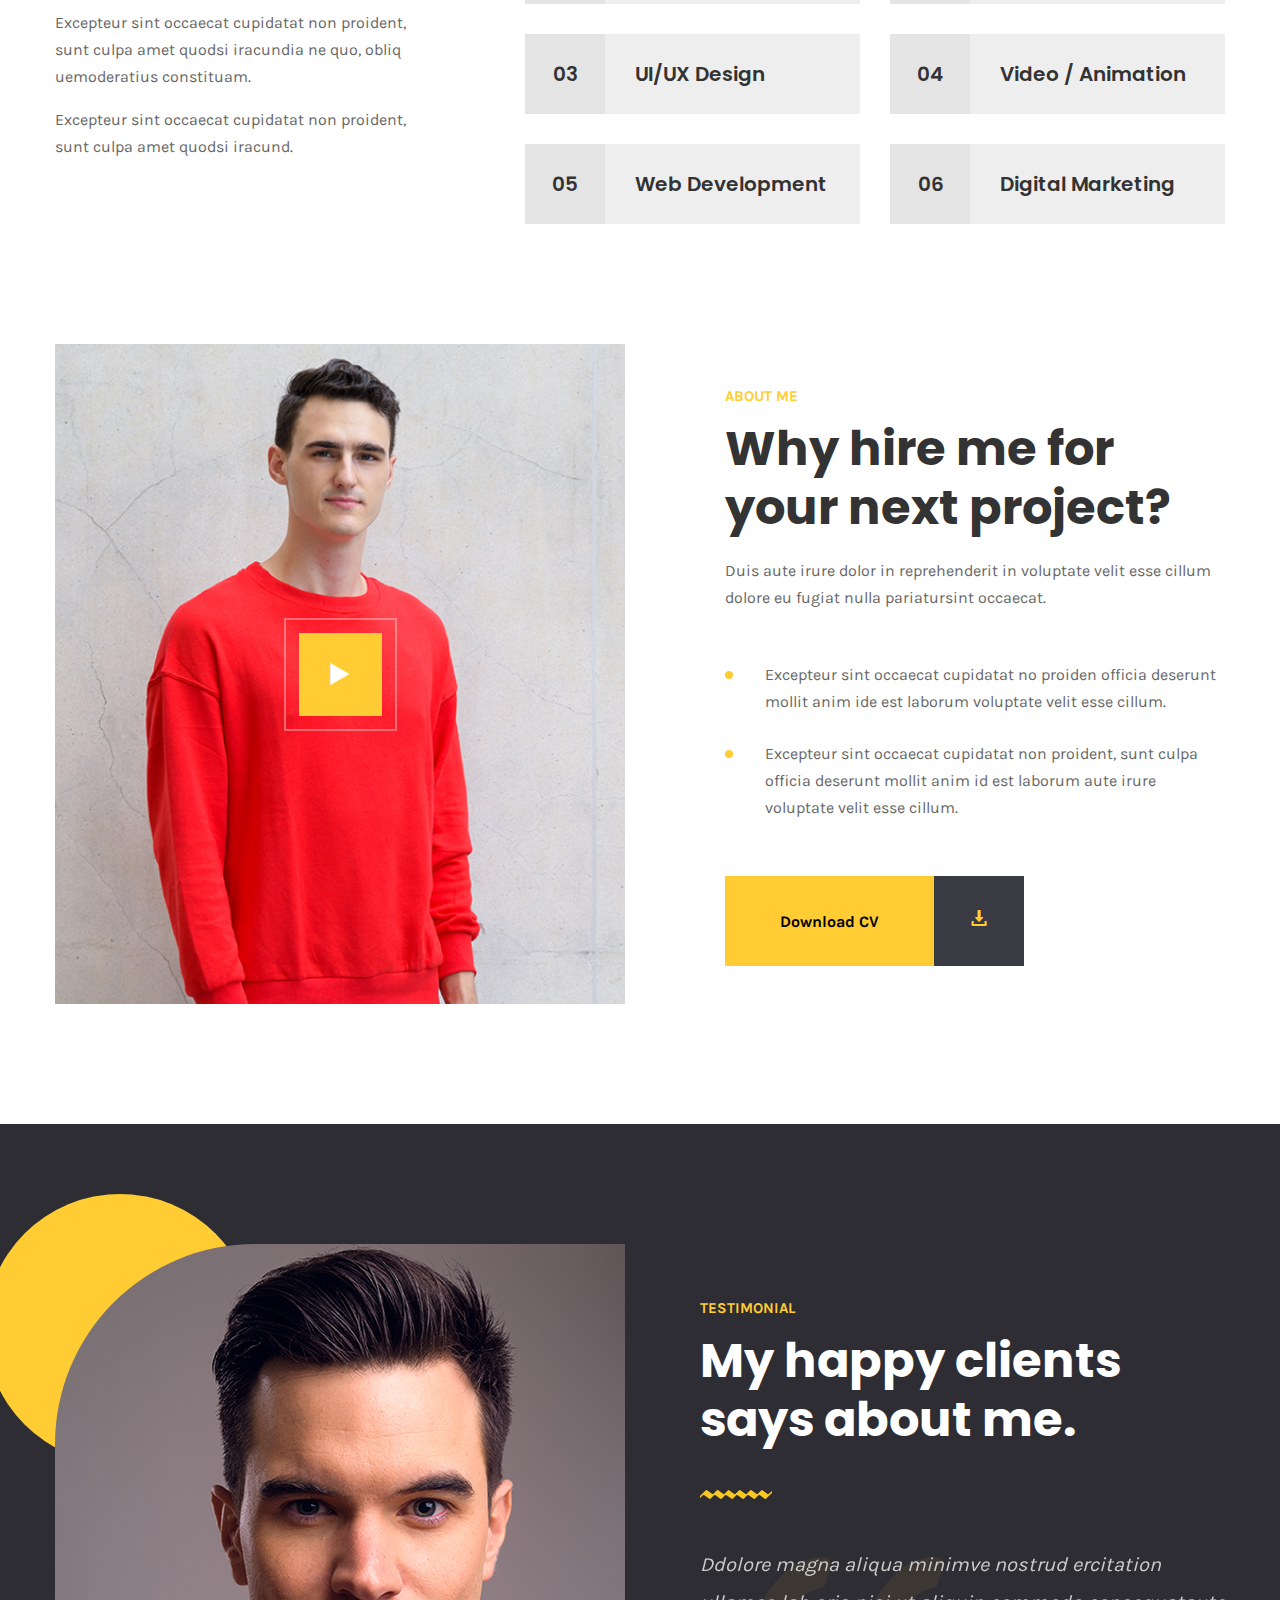
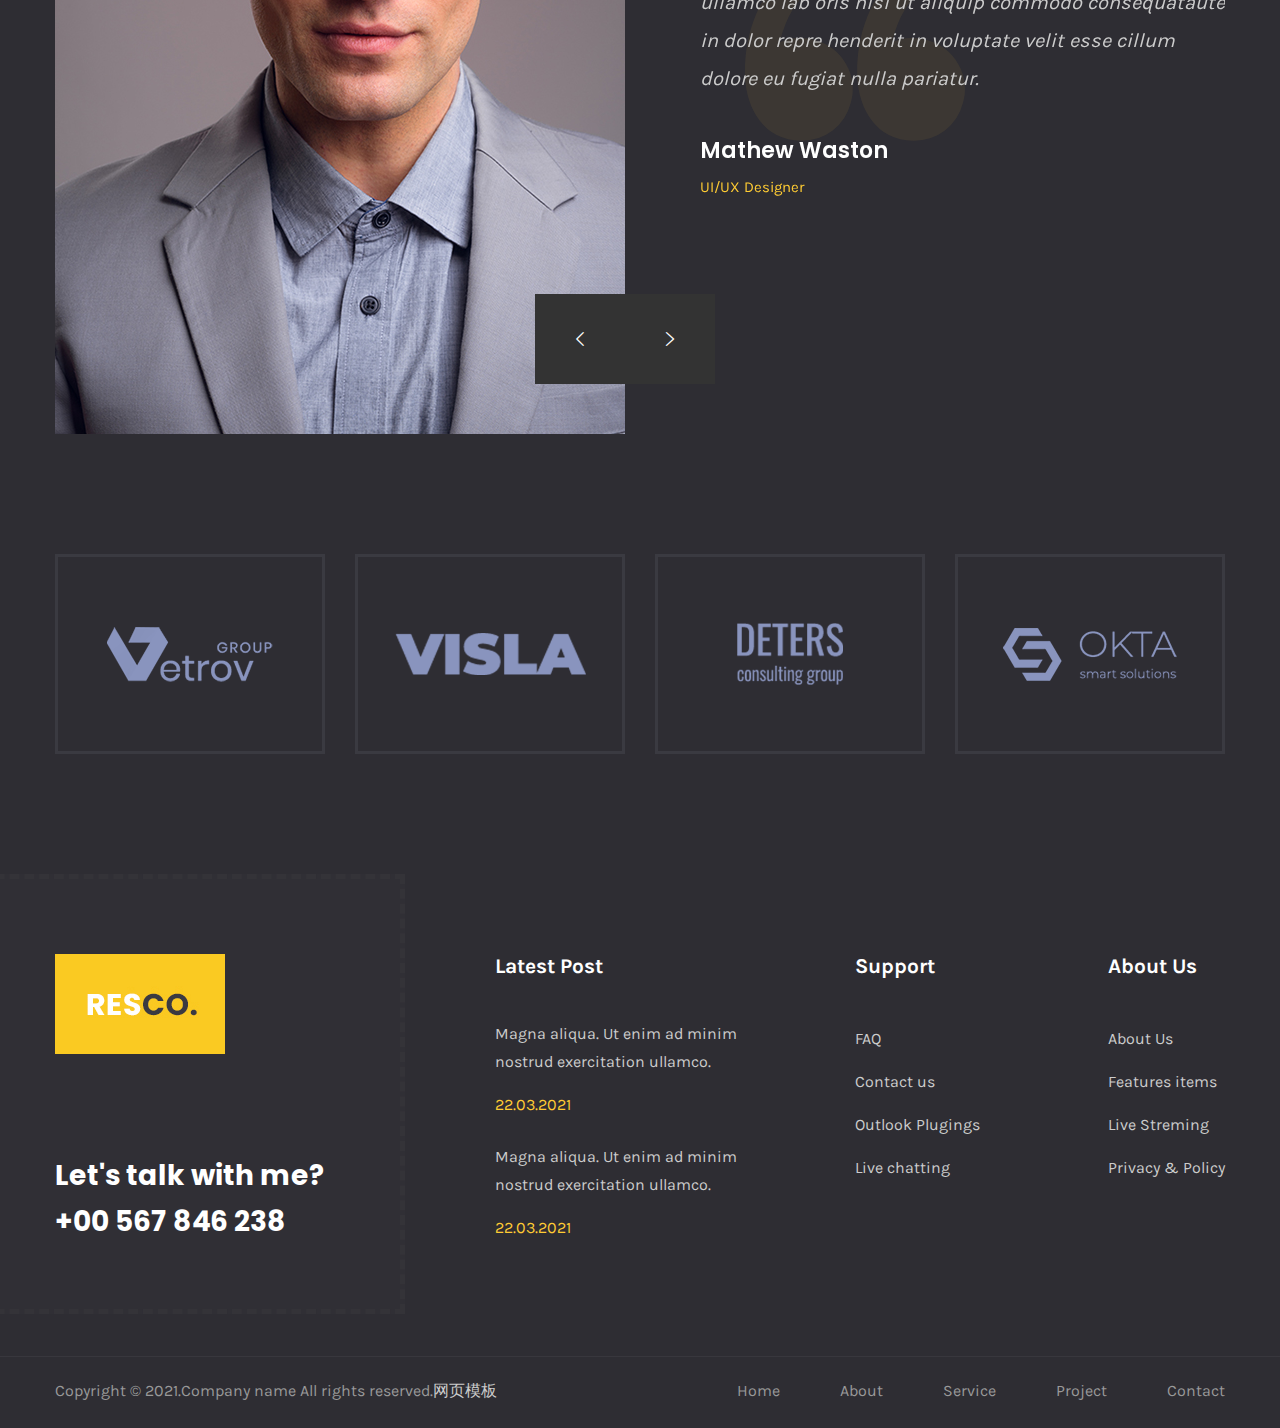
<file: about.html>
﻿<!DOCTYPE html>
<html lang="zxx">
<head>
    <meta charset="utf-8">
    <meta http-equiv="X-UA-Compatible" content="IE=edge">
    <meta name="viewport" content="width=device-width, initial-scale=1, maximum-scale=1, user-scalable=0">
    <title>About Me || Resco - Resume HTML5 Template</title>

    <!-- Fav Icons -->
    <link rel="shortcut icon" href="assets/images/favicon.jpg" type="image/x-icon">

    <!-- Google Fonts -->
    <link href="static/css/2ed55119c56f4fbfb7b88ebe624aed7e.css" rel="stylesheet">

    <!-- Stylesheets -->
    <link rel="stylesheet" href="static/css/bootstrap-5.0.0.min.css" />
    <link rel="stylesheet" href="static/css/fontawesome-5.9.0.min.css" />
    <link rel="stylesheet" href="static/css/magnific-popup.min.css" />
    <link rel="stylesheet" href="static/css/spacing.min.css" />
    <link rel="stylesheet" href="static/css/leaflet.min.css" />
    <link rel="stylesheet" href="static/css/animate.min.css" />
    <link rel="stylesheet" href="static/css/slick.min.css" />
    <link rel="stylesheet" href="static/css/flaticon.css" />
    <link rel="stylesheet" href="static/css/menu.css" />
    <!-- Main Style CSS -->
    <link rel="stylesheet" href="static/css/style.css" />
    <!-- Responsive CSS -->
    <link rel="stylesheet" href="static/css/responsive.css" />
    
</head>

<body>
    <div class="page-wrapper">

        <!-- Preloader -->
        <div class="preloader"></div>
        
        <!-- START Main Header -->
        <header class="main-header">

            <!-- Header-Upper -->
            <div class="header-upper">
                <div class="container clearfix">

                    <div class="header-inner">

                        <div class="logo-outer">
                            <div class="logo"><a href="index.html"><img src="static/picture/logo.jpg" alt="Logo" /></a></div>
                        </div>

                        <div class="nav-outer clearfix">
                            <!-- Main Menu -->
                            <nav class="main-menu navbar-expand-lg">
                                <div class="navbar-header clearfix">
                                    <!-- Toggle Button -->
                                    <button type="button" class="navbar-toggle" data-bs-toggle="collapse" data-bs-target=".navbar-collapse">
                                        <span class="icon-bar"></span>
                                        <span class="icon-bar"></span>
                                        <span class="icon-bar"></span>
                                    </button>
                                </div>

                                <div class="navbar-collapse collapse clearfix">
                                    <ul class="navigation clearfix">
                                        <li><a href="index.html">Home</a></li>
                                        <li class="current-menu-item"><a href="about.html">About</a></li>
                                        <li><a href="service-details.html">Service</a></li>
                                        <li class="dropdown"><a href="#">Pages</a>
                                            <ul>
                                                <li><a href="project-details.html">Project Details</a></li>
                                                <li><a href="404.html">404 Error</a></li>
                                            </ul>
                                        </li>
                                        <li><a href="contact.html">Contact</a></li>
                                    </ul>
                                </div>
                            </nav>
                            <!-- Main Menu END -->
                        </div>

                        <div class="menu-number">
                            <a href="callto:+00567846238">+00 567 846 238</a>
                        </div>

                    </div>
                </div>
            </div>
            <!-- END Header Upper -->
        </header>
        <!-- END Main Header -->

        <!-- START Page Banner -->
        <section class="page-banner overlay">
            <div class="banner-shape">
                <img src="static/picture/banner-shape.png" alt="Banner Shape" />
            </div>
            <div class="container">
                <div class="banner-inner">
                    <h1>About Me</h1>
                    <nav aria-label="breadcrumb">
                        <ol class="breadcrumb">
                            <li class="breadcrumb-item"><a href="index.html">Home</a></li>
                            <li class="breadcrumb-item active" aria-current="page">About</li>
                        </ol>
                    </nav>
                </div>
            </div>
        </section>
        <!-- END Page Banner -->

        <!-- START About Page Content -->
        <section class="about-page-content pt-115 rpt-95">
            <div class="intro-content">
                <div class="container">
                    <div class="row">
                        <div class="col-lg-4">
                            <div class="intro-left">
                                <span>Hello,</span>
                                <h2>I'm Sandy Harrington</h2>
                            </div>
                        </div>
                        <div class="col-lg-8">
                            <div class="intro-right">
                                <p>Excepteur sint occaecat cupidatat non proident, sunt culpa amet quodsi iracundia ne quo,obliq ue moderatius constituam sed id. Mutat abhorreant intellegam quo ei, nec at duis qu alisque ti ncidunt. Tritani repudiare no sea.</p>
                                <p>Excepteur sint occaecat cupidatat no proidenofficia deserunt mo llit anim ide est laborum voluptate velit esse cillum proidenofficia voluptate velit esse cillum.</p>
                            </div>
                        </div>
                        <div class="col-12">
                            <div class="video-area mt-100 rmt-80">
                                <a class="video-play mfp-iframe" href="https://www.youtube.com/watch?v=aFWhf2wjJYo&amp;list=PLUoqTnNH-2XxOt7UsKlTqbfrA2ucGosCR">
                                    <i class="flaticon-play-button"></i>
                                </a>
                            </div>
                        </div>
                    </div>
                </div>
            </div>
            <div class="what-i-do pt-90 rpt-70">
                <div class="container">
                    <div class="row">
                        <div class="col-lg-4">
                            <h2>What I Do?</h2>
                            <p>Excepteur sint occaecat cupidatat non proident, sunt culpa amet quodsi iracundia ne quo, obliq uemoderatius constituam.</p>
                            <p>Excepteur sint occaecat cupidatat non proident, sunt culpa amet quodsi iracund.</p>
                        </div>
                        <div class="col-lg-8">
                            <div class="my-services">
                                <div class="row">
                                    <div class="col-md-6">
                                        <a href="service-details.html" class="single-service">
                                            <span class="service-number">01</span> Creative Direction
                                        </a>
                                    </div>
                                    <div class="col-md-6">
                                        <a href="service-details.html" class="single-service">
                                            <span class="service-number">02</span> Brand Identity
                                        </a>
                                    </div>
                                    <div class="col-md-6">
                                        <a href="service-details.html" class="single-service">
                                            <span class="service-number">03</span> UI/UX Design
                                        </a>
                                    </div>
                                    <div class="col-md-6">
                                        <a href="service-details.html" class="single-service">
                                            <span class="service-number">04</span> Video / Animation
                                        </a>
                                    </div>
                                    <div class="col-md-6">
                                        <a href="service-details.html" class="single-service">
                                            <span class="service-number">05</span> Web Development
                                        </a>
                                    </div>
                                    <div class="col-md-6">
                                        <a href="service-details.html" class="single-service">
                                            <span class="service-number">06</span> Digital Marketing
                                        </a>
                                    </div>
                                </div>
                            </div>
                        </div>
                    </div>
                </div>
            </div>
        </section>
        <!-- END About Page Content -->

        <!-- START About Section -->
        <section class="about-section py-120 rpy-100">
            <div class="container">
                <div class="row align-items-center">
                    <div class="col-lg-6">
                        <div class="about-left-video">
                            <a class="video-play mfp-iframe" href="https://www.youtube.com/watch?v=aFWhf2wjJYo&amp;list=PLUoqTnNH-2XxOt7UsKlTqbfrA2ucGosCR">
                                <i class="flaticon-play-button"></i>
                            </a>
                        </div>
                    </div>
                    <div class="col-lg-6">
                        <div class="about-right-content">
                            <div class="section-heading mb-50 rmb-40">
                                <span>About Me</span>
                                <h2>Why hire me for your next project?</h2>
                                <p>Duis aute irure dolor in reprehenderit in voluptate velit esse cillum dolore eu fugiat nulla pariatursint occaecat.</p>
                            </div>
                            <ul class="about-list">
                                <li><p>Excepteur sint occaecat cupidatat no proiden officia deserunt mollit anim ide est laborum voluptate velit esse cillum.</p></li>
                                <li><p>Excepteur sint occaecat cupidatat non proident, sunt culpa officia deserunt mollit anim id est laborum aute irure voluptate velit esse cillum.</p></li>
                            </ul>
                            <a href="#" class="theme-btn style-two mt-30 rmt-20"><span>Download CV</span> <i class="flaticon-download"></i></a>
                        </div>
                    </div>
                </div>
            </div>
        </section>
        <!-- END About Section -->

        <!-- START Testimonial Section -->
        <section class="testimonial-section about-page-testimonial pt-120 rpt-100 rpb-0">
            <div class="container">
                <div class="testimonial-wrap">
                    <div class="row">
                        <div class="col-lg-6">
                            <div class="author-images">
                                <div class="author-image">
                                    <img src="static/picture/author1.jpg" alt="Author Image">
                                </div>
                                <div class="author-image">
                                    <img src="static/picture/author2.jpg" alt="Author Image">
                                </div>
                            </div>
                        </div>
                        <div class="col-lg-6">
                            <div class="testimonial-right-content">
                                <div class="section-heading mb-40 rmb-30">
                                    <span>Testimonial</span>
                                    <h2>My happy clients says about me.</h2>
                                    <img src="static/picture/heading-shape.png" alt="Section Heading Border Shape">
                                </div>
                                <div class="testimonials">
                                    <div class="testimonial-item">
                                        <p>Ddolore magna aliqua minimve nostrud ercitation ullamco lab oris nisi ut aliquip commodo consequataute in dolor repre henderit in voluptate velit esse cillum dolore eu fugiat nulla pariatur.</p>
                                        <h6>Mathew Waston</h6>
                                        <span>UI/UX Designer</span>
                                    </div>
                                    <div class="testimonial-item">
                                        <p>Duis aute irure dolor in reprehenderit voluptate cillum dolore eu fugiat nulla excepteur sinte occaecat cupidata non proident oluptate velit occaecat cupi datat non enim ad minim veniam.</p>
                                        <h6>Jhon Lodern</h6>
                                        <span>Web Designer</span>
                                    </div>
                                </div>
                            </div>
                        </div>
                    </div>
                </div>
            </div>
        </section>
        <!-- END Testimonial Section -->

        <!-- START Partner Section -->
        <div class="partner-section single-page-partner pt-120 rpt-100 pb-80 rpb-0">
            <div class="container">
                <div class="partner-active">
                    <div class="partner-logo">
                        <a href="#"><img src="static/picture/partner1.png" alt="Partner Logo" /></a>
                    </div>
                    <div class="partner-logo">
                        <a href="#"><img src="static/picture/partner2.png" alt="Partner Logo" /></a>
                    </div>
                    <div class="partner-logo">
                        <a href="#"><img src="static/picture/partner3.png" alt="Partner Logo" /></a>
                    </div>
                    <div class="partner-logo">
                        <a href="#"><img src="static/picture/partner4.png" alt="Partner Logo" /></a>
                    </div>
                    <div class="partner-logo">
                        <a href="#"><img src="static/picture/partner3.png" alt="Partner Logo" /></a>
                    </div>
                </div>
            </div>
        </div>
        <!-- END Partner Section -->

        <!-- START Main Footer -->
        <footer class="main-footer pt-120 rpt-100">
            <div class="container">
                <div class="row">
                    <div class="col-lg-4 col-md-6 col-sm-7">
                        <div class="widget logo-contact-widget">
                            <div class="footer-logo mb-105 rmb-70">
                                <a href="index.html"><img src="static/picture/logo.jpg" alt="Logo" /></a>
                            </div>
                            <div class="contact-number">
                                <h4>Let's talk with me?</h4>
                                <h4><a href="callto:+00567846238">+00 567 846 238</a></h4>
                            </div>
                        </div>
                    </div>
                    <div class="col-lg-4 col-md-6 col-sm-7 order-1 order-md-0">
                        <div class="widget post-widget">
                            <h6 class="widget-title">Latest Post</h6>
                            <div class="latest-post">
                                <div class="post-item">
                                    <h6><a href="#">Magna aliqua. Ut enim ad minim nostrud exercitation ullamco.</a></h6>
                                    <span>22.03.2021</span>
                                </div>
                                <div class="post-item">
                                    <h6><a href="#">Magna aliqua. Ut enim ad minim nostrud exercitation ullamco.</a></h6>
                                    <span>22.03.2021</span>
                                </div>
                            </div>
                        </div>
                    </div>
                    <div class="col-lg-2 col-sm-5">
                        <div class="widget menu-widget">
                            <h6 class="widget-title">Support</h6>
                            <ul>
                                <li><a href="#">FAQ</a></li>
                                <li><a href="contact.html">Contact us</a></li>
                                <li><a href="#">Outlook Plugings</a></li>
                                <li><a href="#">Live chatting</a></li>
                            </ul>
                        </div>
                    </div>
                    <div class="col-lg-2 col-sm-5 order-2">
                        <div class="widget menu-widget menu-widget-two">
                            <h6 class="widget-title">About Us</h6>
                            <ul>
                                <li><a href="about.html">About Us</a></li>
                                <li><a href="#">Features items</a></li>
                                <li><a href="#">Live Streming</a></li>
                                <li><a href="#">Privacy & Policy</a></li>
                            </ul>
                        </div>
                    </div>
                </div>
            </div>
            
            <!-- Copyright Area-->
            <div class="copyright-area mt-65 rmt-50">
               <div class="container">
                    <div class="copyright-inner">
                        <div class="copyright-wrap order-2 order-lg-1">
                            <p>Copyright &copy; 2021.Company name All rights reserved.<a target="_blank" href="https://sc.chinaz.com/moban/">&#x7F51;&#x9875;&#x6A21;&#x677F;</a></p>
                        </div>
                        <!-- footer menu -->
                        <ul class="footer-menu order-1 order-lg-2">
                            <li><a href="index.html">Home</a></li>
                            <li><a href="about.html">About</a></li>
                            <li><a href="service-details.html">Service</a></li>
                            <li><a href="project-details.html">Project</a></li>
                            <li><a href="contact.html">Contact</a></li>
                        </ul>
                    </div>
                </div>
            </div>
        </footer>
        <!-- END Main Footer -->

    </div>
    <!--End pagewrapper-->

    <!-- Scroll Top Button -->
    <button class="scroll-top scroll-to-target" data-target="html"><i class="fas fa-chevron-up"></i></button>

    
    <!-- jQuery Plugins -->
    <script src="static/js/jquery-3.6.0.min.js"></script>
    <!--[if lt IE 9]><script src="static/js/html5shiv.min.js"></script><![endif]-->
    <script src="static/js/bootstrap-5.0.0.min.js"></script>
    <script src="static/js/jquery.magnific-popup-1.1.0.min.js"></script>
    <script src="static/js/circle-progress-1.2.2.min.js"></script>
    <script src="static/js/skill.bars.jquery.min.js"></script>
    <script src="static/js/leaflet-1.4.0.min.js"></script>
    <script src="static/js/appear.min.js"></script>
    <script src="static/js/slick.min.js"></script>

    <!-- Custom Script -->
    <script src="static/js/script.js"></script>

</body>
</html>
</file>
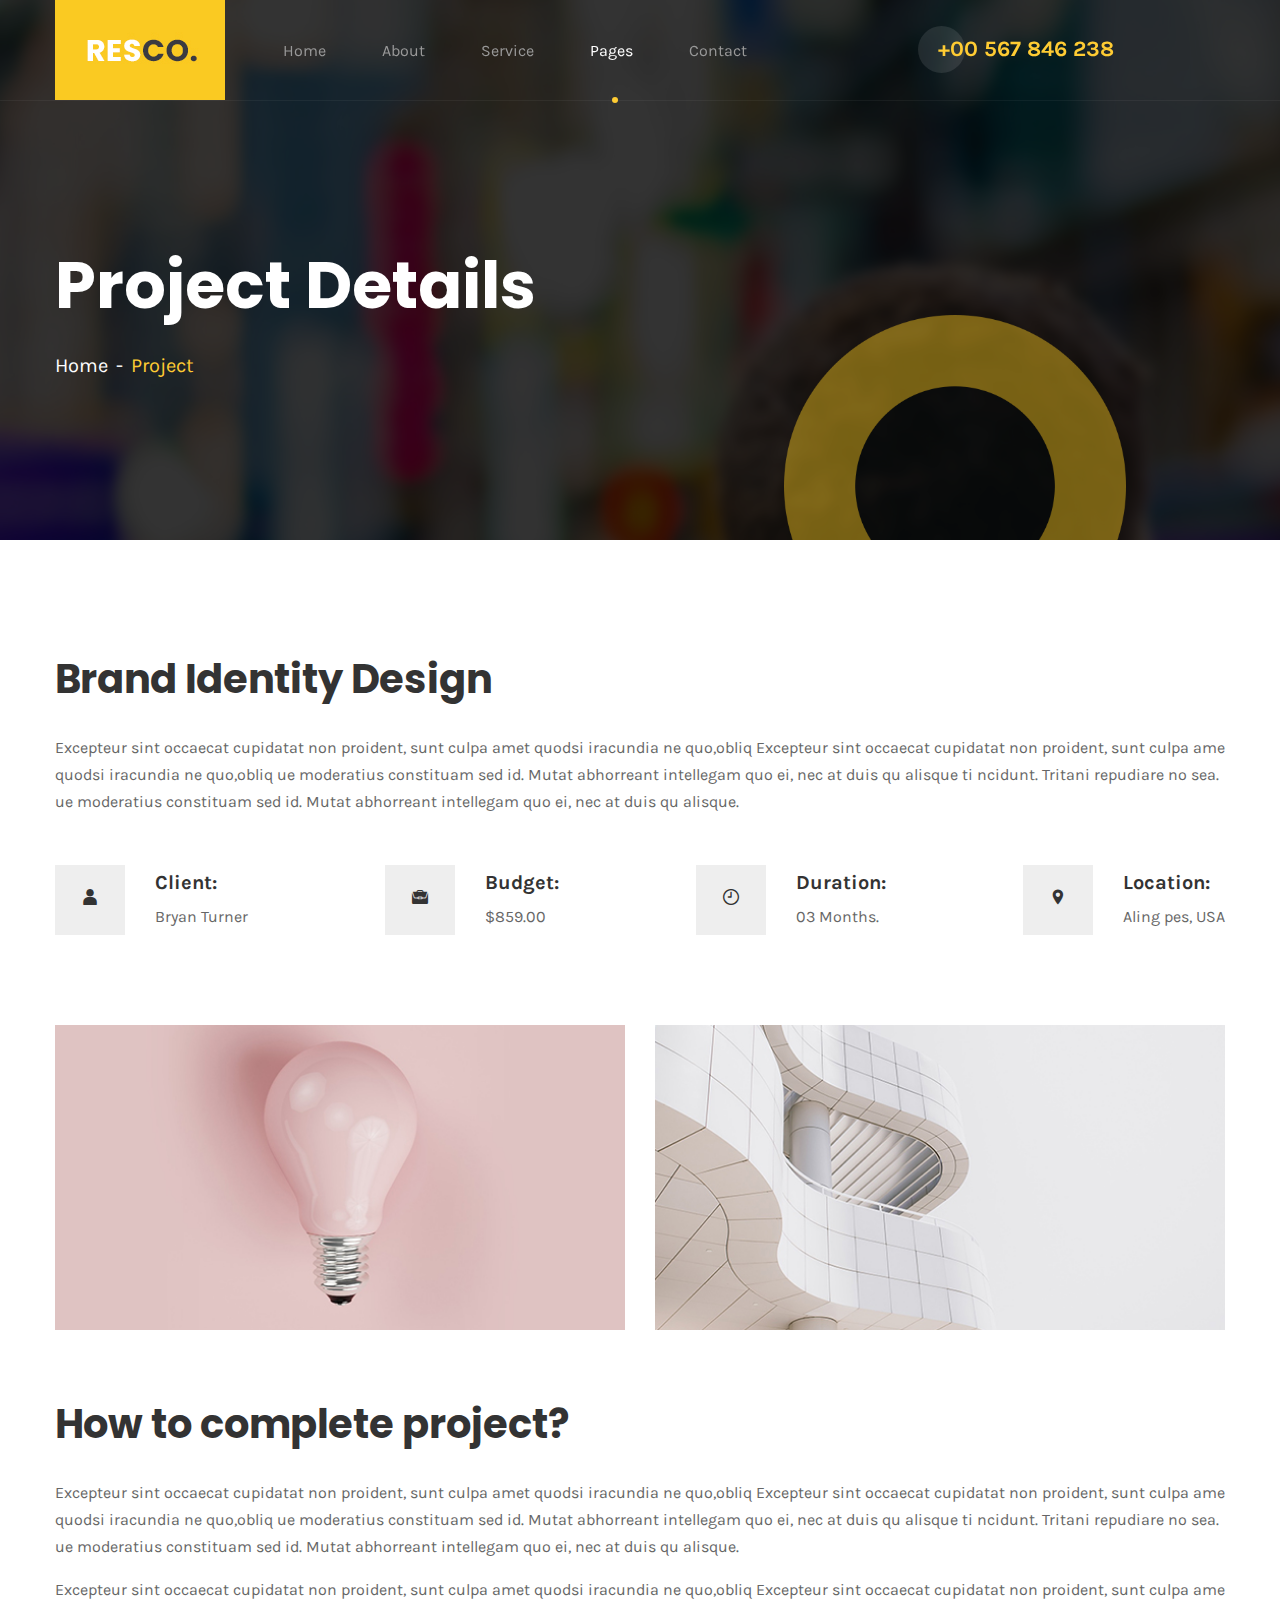
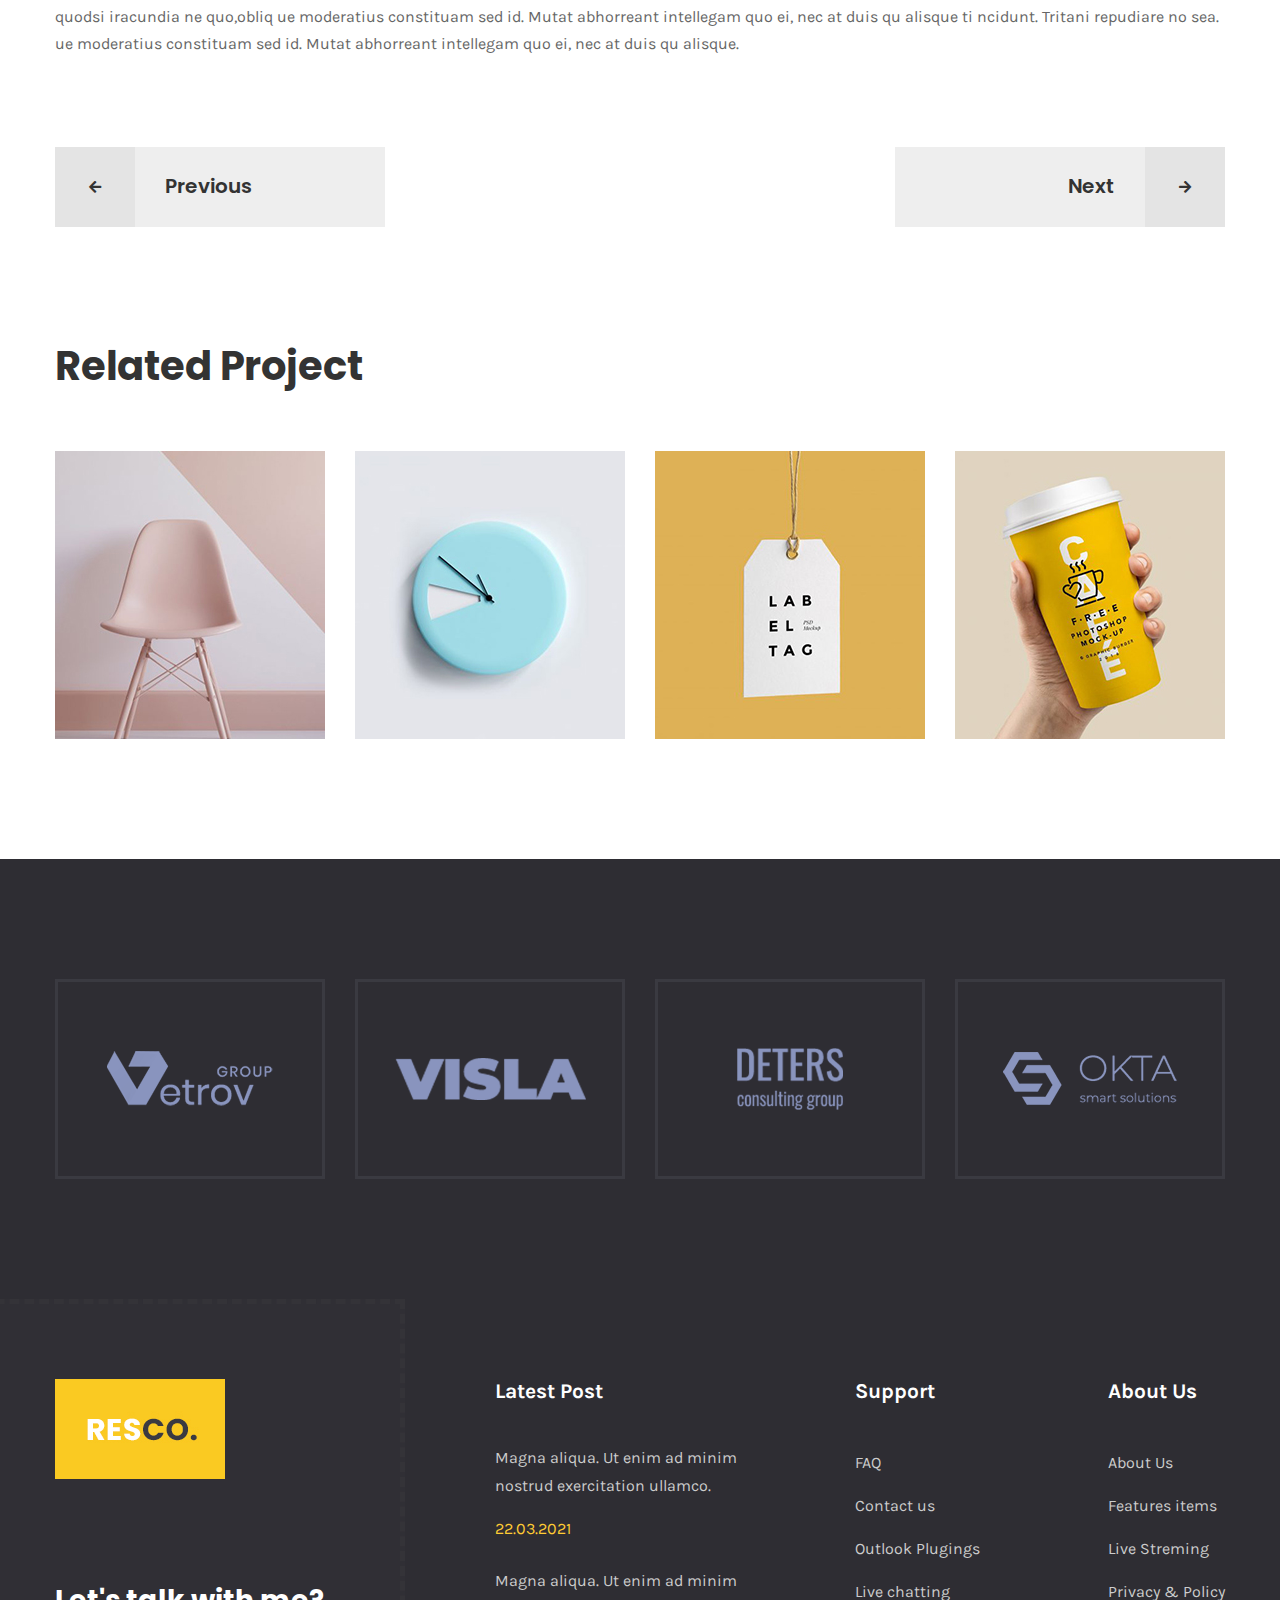
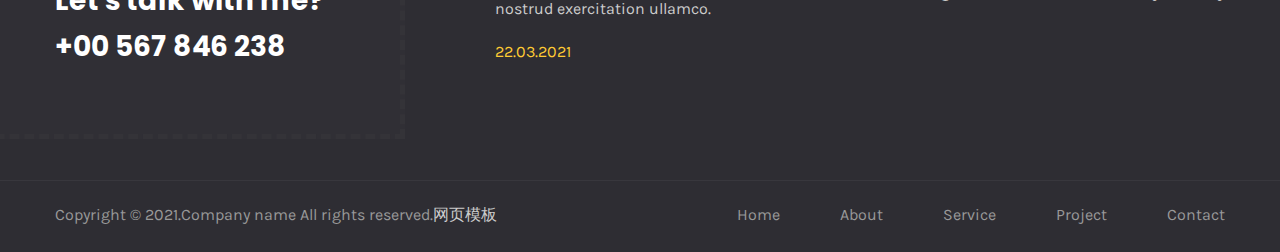
<file: project-details.html>
﻿<!DOCTYPE html>
<html lang="zxx">
<head>
    <meta charset="utf-8">
    <meta http-equiv="X-UA-Compatible" content="IE=edge">
    <meta name="viewport" content="width=device-width, initial-scale=1, maximum-scale=1, user-scalable=0">
    <title>Project Details || Resco - Resume HTML5 Template</title>

    <!-- Fav Icons -->
    <link rel="shortcut icon" href="assets/images/favicon.jpg" type="image/x-icon">

    <!-- Google Fonts -->
    <link href="static/css/2ed55119c56f4fbfb7b88ebe624aed7e.css" rel="stylesheet">

    <!-- Stylesheets -->
    <link rel="stylesheet" href="static/css/bootstrap-5.0.0.min.css" />
    <link rel="stylesheet" href="static/css/fontawesome-5.9.0.min.css" />
    <link rel="stylesheet" href="static/css/magnific-popup.min.css" />
    <link rel="stylesheet" href="static/css/spacing.min.css" />
    <link rel="stylesheet" href="static/css/leaflet.min.css" />
    <link rel="stylesheet" href="static/css/animate.min.css" />
    <link rel="stylesheet" href="static/css/slick.min.css" />
    <link rel="stylesheet" href="static/css/flaticon.css" />
    <link rel="stylesheet" href="static/css/menu.css" />
    <!-- Main Style CSS -->
    <link rel="stylesheet" href="static/css/style.css" />
    <!-- Responsive CSS -->
    <link rel="stylesheet" href="static/css/responsive.css" />
    
</head>

<body>
    <div class="page-wrapper">

        <!-- Preloader -->
        <div class="preloader"></div>
        
        <!-- START Main Header -->
        <header class="main-header">

            <!-- Header-Upper -->
            <div class="header-upper">
                <div class="container clearfix">

                    <div class="header-inner">

                        <div class="logo-outer">
                            <div class="logo"><a href="index.html"><img src="static/picture/logo.jpg" alt="Logo" /></a></div>
                        </div>

                        <div class="nav-outer clearfix">
                            <!-- Main Menu -->
                            <nav class="main-menu navbar-expand-lg">
                                <div class="navbar-header clearfix">
                                    <!-- Toggle Button -->
                                    <button type="button" class="navbar-toggle" data-bs-toggle="collapse" data-bs-target=".navbar-collapse">
                                        <span class="icon-bar"></span>
                                        <span class="icon-bar"></span>
                                        <span class="icon-bar"></span>
                                    </button>
                                </div>

                                <div class="navbar-collapse collapse clearfix">
                                    <ul class="navigation clearfix">
                                        <li><a href="index.html">Home</a></li>
                                        <li><a href="about.html">About</a></li>
                                        <li><a href="service-details.html">Service</a></li>
                                        <li class="dropdown current-menu-item"><a href="#">Pages</a>
                                            <ul>
                                                <li class="current-menu-item"><a href="project-details.html">Project Details</a></li>
                                                <li><a href="404.html">404 Error</a></li>
                                            </ul>
                                        </li>
                                        <li><a href="contact.html">Contact</a></li>
                                    </ul>
                                </div>
                            </nav>
                            <!-- Main Menu END -->
                        </div>

                        <div class="menu-number">
                            <a href="callto:+00567846238">+00 567 846 238</a>
                        </div>

                    </div>
                </div>
            </div>
            <!-- END Header Upper -->
        </header>
        <!-- END Main Header -->

        <!-- START Page Banner -->
        <section class="page-banner overlay">
            <div class="banner-shape">
                <img src="static/picture/banner-shape.png" alt="Banner Shape" />
            </div>
            <div class="container">
                <div class="banner-inner">
                    <h1>Project Details</h1>
                    <nav aria-label="breadcrumb">
                        <ol class="breadcrumb">
                            <li class="breadcrumb-item"><a href="index.html">Home</a></li>
                            <li class="breadcrumb-item active" aria-current="page">Project</li>
                        </ol>
                    </nav>
                </div>
            </div>
        </section>
        <!-- END Page Banner -->

        <!-- START Project Details Content -->
        <section class="project-details-content py-115 rpy-95">
            <div class="container">
                <div class="project-inner-content">
                    <h3>Brand Identity Design</h3>
                    <p>Excepteur sint occaecat cupidatat non proident, sunt culpa amet quodsi iracundia ne quo,obliq Excepteur sint occaecat cupidatat non proident, sunt culpa ame quodsi iracundia ne quo,obliq ue moderatius constituam sed id. Mutat abhorreant intellegam quo ei, nec at duis qu alisque ti ncidunt. Tritani repudiare no sea. ue moderatius constituam sed id. Mutat abhorreant intellegam quo ei, nec at duis qu alisque.</p>
                    <div class="project-information mt-50">
                        <div class="information-item">
                            <div class="icon-box">
                                <i class="flaticon-user"></i>
                            </div>
                            <div class="content-box">
                                <b>Client:</b>
                                <p>Bryan Turner</p>
                            </div>
                        </div>
                        <div class="information-item">
                            <div class="icon-box">
                                <i class="flaticon-portfolio"></i>
                            </div>
                            <div class="content-box">
                                <b>Budget:</b>
                                <p>$859.00</p>
                            </div>
                        </div>
                        <div class="information-item">
                            <div class="icon-box">
                                <i class="flaticon-clock"></i>
                            </div>
                            <div class="content-box">
                                <b>Duration:</b>
                                <p>03 Months.</p>
                            </div>
                        </div>
                        <div class="information-item">
                            <div class="icon-box">
                                <i class="flaticon-placeholder-1"></i>
                            </div>
                            <div class="content-box">
                                <b>Location:</b>
                                <p>Aling pes, USA</p>
                            </div>
                        </div>
                    </div>
                </div>
                <div class="how-to-complete mt-60 rmt-40">
                    <div class="how-to-complete-images mb-40 rmb-20">
                        <div class="row">
                            <div class="col-lg-6">
                                <img src="static/picture/project-middle1.jpg" alt="Project Middle Image" />
                            </div>
                            <div class="col-lg-6">
                                <img src="static/picture/project-middle2.jpg" alt="Project Middle Image" />
                            </div>
                        </div>
                    </div>
                    <div class="how-to-complete-content">
                        <h3>How to complete project?</h3>
                        <p>Excepteur sint occaecat cupidatat non proident, sunt culpa amet quodsi iracundia ne quo,obliq Excepteur sint occaecat cupidatat non proident, sunt culpa ame quodsi iracundia ne quo,obliq ue moderatius constituam sed id. Mutat abhorreant intellegam quo ei, nec at duis qu alisque ti ncidunt. Tritani repudiare no sea. ue moderatius constituam sed id. Mutat abhorreant intellegam quo ei, nec at duis qu alisque.</p>
                        <p>Excepteur sint occaecat cupidatat non proident, sunt culpa amet quodsi iracundia ne quo,obliq Excepteur sint occaecat cupidatat non proident, sunt culpa ame quodsi iracundia ne quo,obliq ue moderatius constituam sed id. Mutat abhorreant intellegam quo ei, nec at duis qu alisque ti ncidunt. Tritani repudiare no sea. ue moderatius constituam sed id. Mutat abhorreant intellegam quo ei, nec at duis qu alisque.</p>
                    </div>
                    <div class="prev-next-btn mt-90 rmt-70">
                        <a href="project-details.html" class="project-btn prev-btn">
                            <i class="fas fa-arrow-left"></i> Previous
                        </a>
                        <a href="project-details.html" class="project-btn next-btn">
                            Next <i class="fas fa-arrow-right"></i>
                        </a>
                    </div>
                </div>
            </div>
        </section>
        <!-- END Project Details Content -->

        <!-- START Related Project Section -->
        <section class="related-project-section mb-90 rmb-70">
            <div class="container">
                <h3>Related Project</h3>
                <div class="row">
                    <div class="col-xl-3 col-lg-4 col-md-6">
                        <div class="portfolio-item">
                            <div class="portfolio-image">
                                <img src="static/picture/related-project1.jpg" alt="Project Image" />
                            </div>
                            <div class="overlay-content">
                                <div class="title-area">
                                    <h5><a href="project-details.html">Chair Mockup</a></h5>
                                    <span>Brand Identity</span>                                
                                </div>
                                <div class="details-icon">
                                    <a href="project-details.html"><i class="fas fa-link"></i></a>
                                </div>
                            </div>
                        </div>
                    </div>
                    <div class="col-xl-3 col-lg-4 col-md-6">
                        <div class="portfolio-item">
                            <div class="portfolio-image">
                                <img src="static/picture/related-project2.jpg" alt="Project Image" />
                            </div>
                            <div class="overlay-content">
                                <div class="title-area">
                                    <h5><a href="project-details.html">Clock Mockup</a></h5>
                                    <span>Brand Identity</span>                                
                                </div>
                                <div class="details-icon">
                                    <a href="project-details.html"><i class="fas fa-link"></i></a>
                                </div>
                            </div>
                        </div>
                    </div>
                    <div class="col-xl-3 col-lg-4 col-md-6">
                        <div class="portfolio-item">
                            <div class="portfolio-image">
                                <img src="static/picture/related-project3.jpg" alt="Project Image" />
                            </div>
                            <div class="overlay-content">
                                <div class="title-area">
                                    <h5><a href="project-details.html">Card Mockup</a></h5>
                                    <span>Brand Identity</span>                                
                                </div>
                                <div class="details-icon">
                                    <a href="project-details.html"><i class="fas fa-link"></i></a>
                                </div>
                            </div>
                        </div>
                    </div>
                    <div class="col-xl-3 col-lg-4 col-md-6">
                        <div class="portfolio-item">
                            <div class="portfolio-image">
                                <img src="static/picture/related-project4.jpg" alt="Project Image" />
                            </div>
                            <div class="overlay-content">
                                <div class="title-area">
                                    <h5><a href="project-details.html">Coffee Mockup</a></h5>
                                    <span>Brand Identity</span>                                
                                </div>
                                <div class="details-icon">
                                    <a href="project-details.html"><i class="fas fa-link"></i></a>
                                </div>
                            </div>
                        </div>
                    </div>
                </div>
            </div>
        </section>
        <!-- END Related Project Section -->

        <!-- START Partner Section -->
        <div class="partner-section single-page-partner pt-120 rpt-100 pb-80 rpb-0">
            <div class="container">
                <div class="partner-active">
                    <div class="partner-logo">
                        <a href="#"><img src="static/picture/partner1.png" alt="Partner Logo" /></a>
                    </div>
                    <div class="partner-logo">
                        <a href="#"><img src="static/picture/partner2.png" alt="Partner Logo" /></a>
                    </div>
                    <div class="partner-logo">
                        <a href="#"><img src="static/picture/partner3.png" alt="Partner Logo" /></a>
                    </div>
                    <div class="partner-logo">
                        <a href="#"><img src="static/picture/partner4.png" alt="Partner Logo" /></a>
                    </div>
                    <div class="partner-logo">
                        <a href="#"><img src="static/picture/partner3.png" alt="Partner Logo" /></a>
                    </div>
                </div>
            </div>
        </div>
        <!-- END Partner Section -->

        <!-- START Main Footer -->
        <footer class="main-footer pt-120 rpt-100">
            <div class="container">
                <div class="row">
                    <div class="col-lg-4 col-md-6 col-sm-7">
                        <div class="widget logo-contact-widget">
                            <div class="footer-logo mb-105 rmb-70">
                                <a href="index.html"><img src="static/picture/logo.jpg" alt="Logo" /></a>
                            </div>
                            <div class="contact-number">
                                <h4>Let's talk with me?</h4>
                                <h4><a href="callto:+00567846238">+00 567 846 238</a></h4>
                            </div>
                        </div>
                    </div>
                    <div class="col-lg-4 col-md-6 col-sm-7 order-1 order-md-0">
                        <div class="widget post-widget">
                            <h6 class="widget-title">Latest Post</h6>
                            <div class="latest-post">
                                <div class="post-item">
                                    <h6><a href="#">Magna aliqua. Ut enim ad minim nostrud exercitation ullamco.</a></h6>
                                    <span>22.03.2021</span>
                                </div>
                                <div class="post-item">
                                    <h6><a href="#">Magna aliqua. Ut enim ad minim nostrud exercitation ullamco.</a></h6>
                                    <span>22.03.2021</span>
                                </div>
                            </div>
                        </div>
                    </div>
                    <div class="col-lg-2 col-sm-5">
                        <div class="widget menu-widget">
                            <h6 class="widget-title">Support</h6>
                            <ul>
                                <li><a href="#">FAQ</a></li>
                                <li><a href="contact.html">Contact us</a></li>
                                <li><a href="#">Outlook Plugings</a></li>
                                <li><a href="#">Live chatting</a></li>
                            </ul>
                        </div>
                    </div>
                    <div class="col-lg-2 col-sm-5 order-2">
                        <div class="widget menu-widget menu-widget-two">
                            <h6 class="widget-title">About Us</h6>
                            <ul>
                                <li><a href="about.html">About Us</a></li>
                                <li><a href="#">Features items</a></li>
                                <li><a href="#">Live Streming</a></li>
                                <li><a href="#">Privacy & Policy</a></li>
                            </ul>
                        </div>
                    </div>
                </div>
            </div>
            
            <!-- Copyright Area-->
            <div class="copyright-area mt-65 rmt-50">
               <div class="container">
                    <div class="copyright-inner">
                        <div class="copyright-wrap order-2 order-lg-1">
                            <p>Copyright &copy; 2021.Company name All rights reserved.<a target="_blank" href="https://sc.chinaz.com/moban/">&#x7F51;&#x9875;&#x6A21;&#x677F;</a></p>
                        </div>
                        <!-- footer menu -->
                        <ul class="footer-menu order-1 order-lg-2">
                            <li><a href="index.html">Home</a></li>
                            <li><a href="about.html">About</a></li>
                            <li><a href="service-details.html">Service</a></li>
                            <li><a href="project-details.html">Project</a></li>
                            <li><a href="contact.html">Contact</a></li>
                        </ul>
                    </div>
                </div>
            </div>
        </footer>
        <!-- END Main Footer -->

    </div>
    <!--End pagewrapper-->

    <!-- Scroll Top Button -->
    <button class="scroll-top scroll-to-target" data-target="html"><i class="fas fa-chevron-up"></i></button>

    
    <!-- jQuery Plugins -->
    <script src="static/js/jquery-3.6.0.min.js"></script>
    <!--[if lt IE 9]><script src="static/js/html5shiv.min.js"></script><![endif]-->
    <script src="static/js/bootstrap-5.0.0.min.js"></script>
    <script src="static/js/jquery.magnific-popup-1.1.0.min.js"></script>
    <script src="static/js/circle-progress-1.2.2.min.js"></script>
    <script src="static/js/skill.bars.jquery.min.js"></script>
    <script src="static/js/leaflet-1.4.0.min.js"></script>
    <script src="static/js/appear.min.js"></script>
    <script src="static/js/slick.min.js"></script>

    <!-- Custom Script -->
    <script src="static/js/script.js"></script>

</body>
</html>
</file>
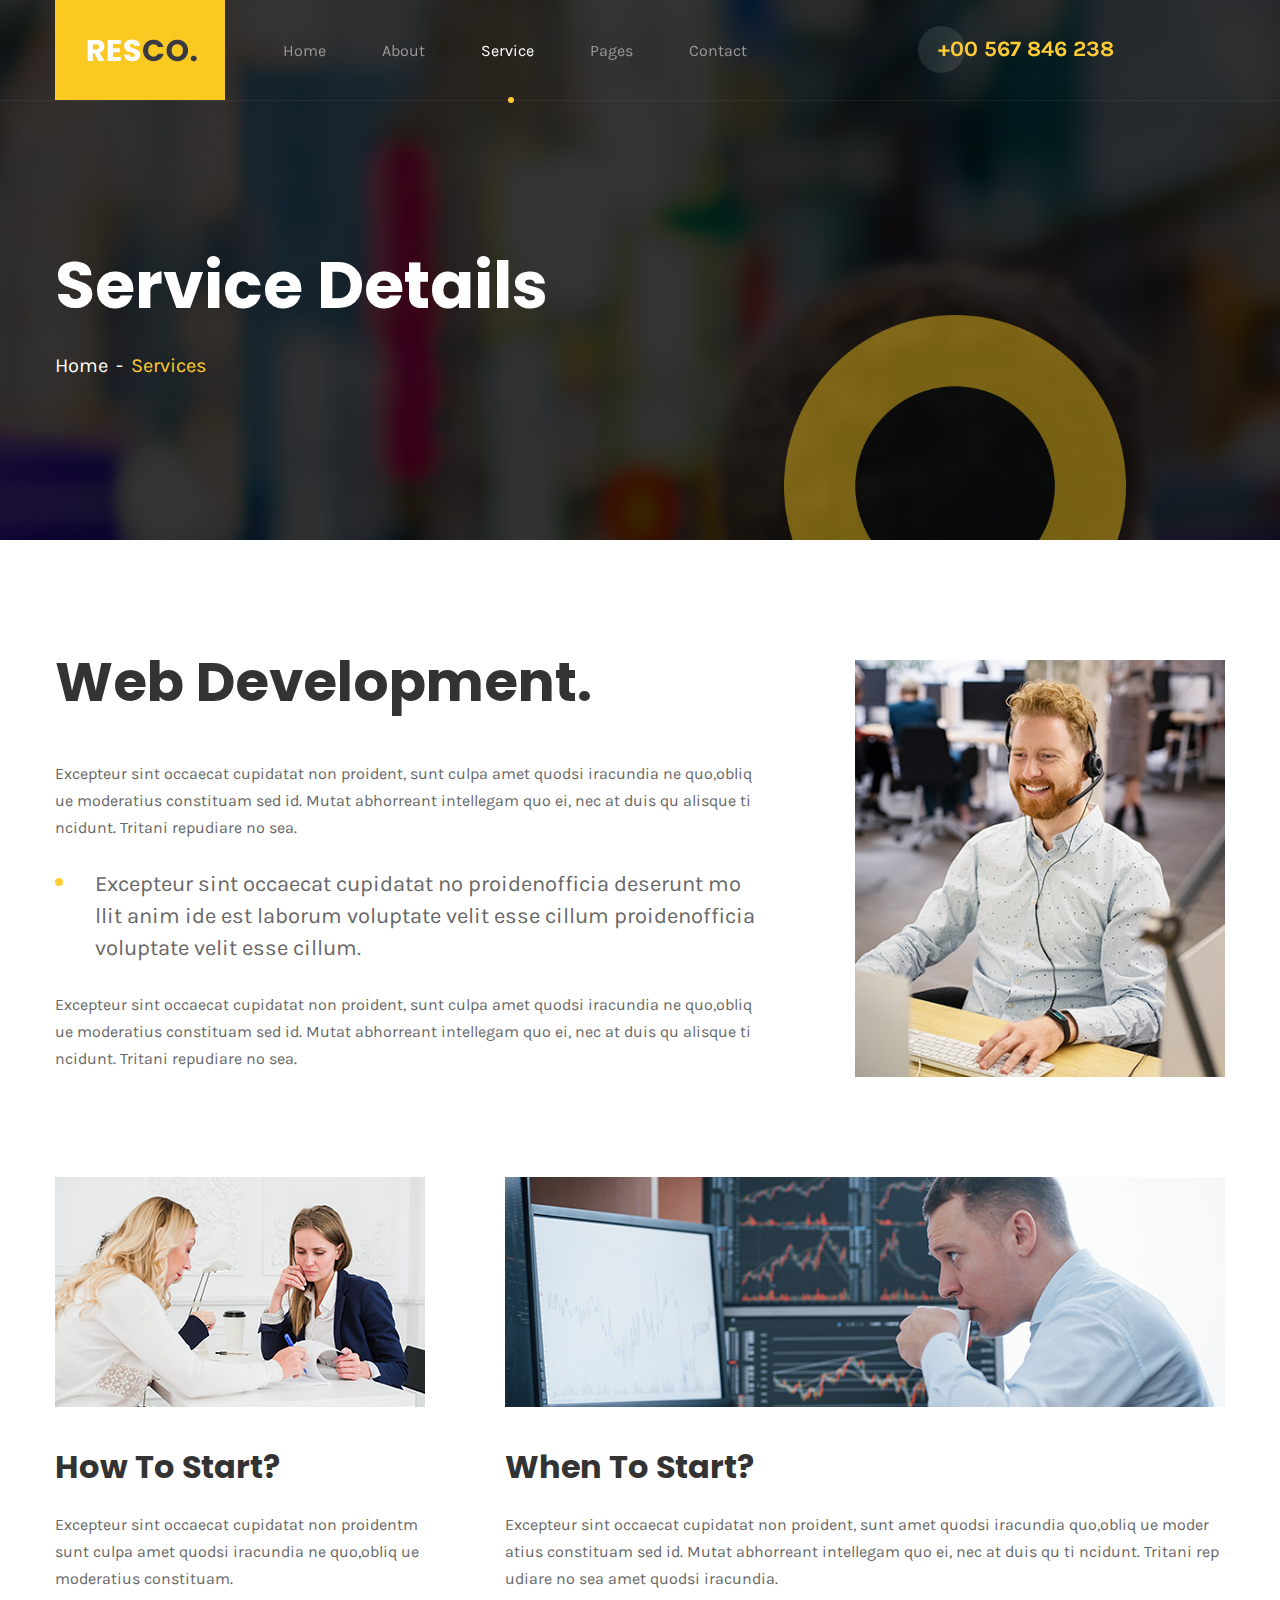
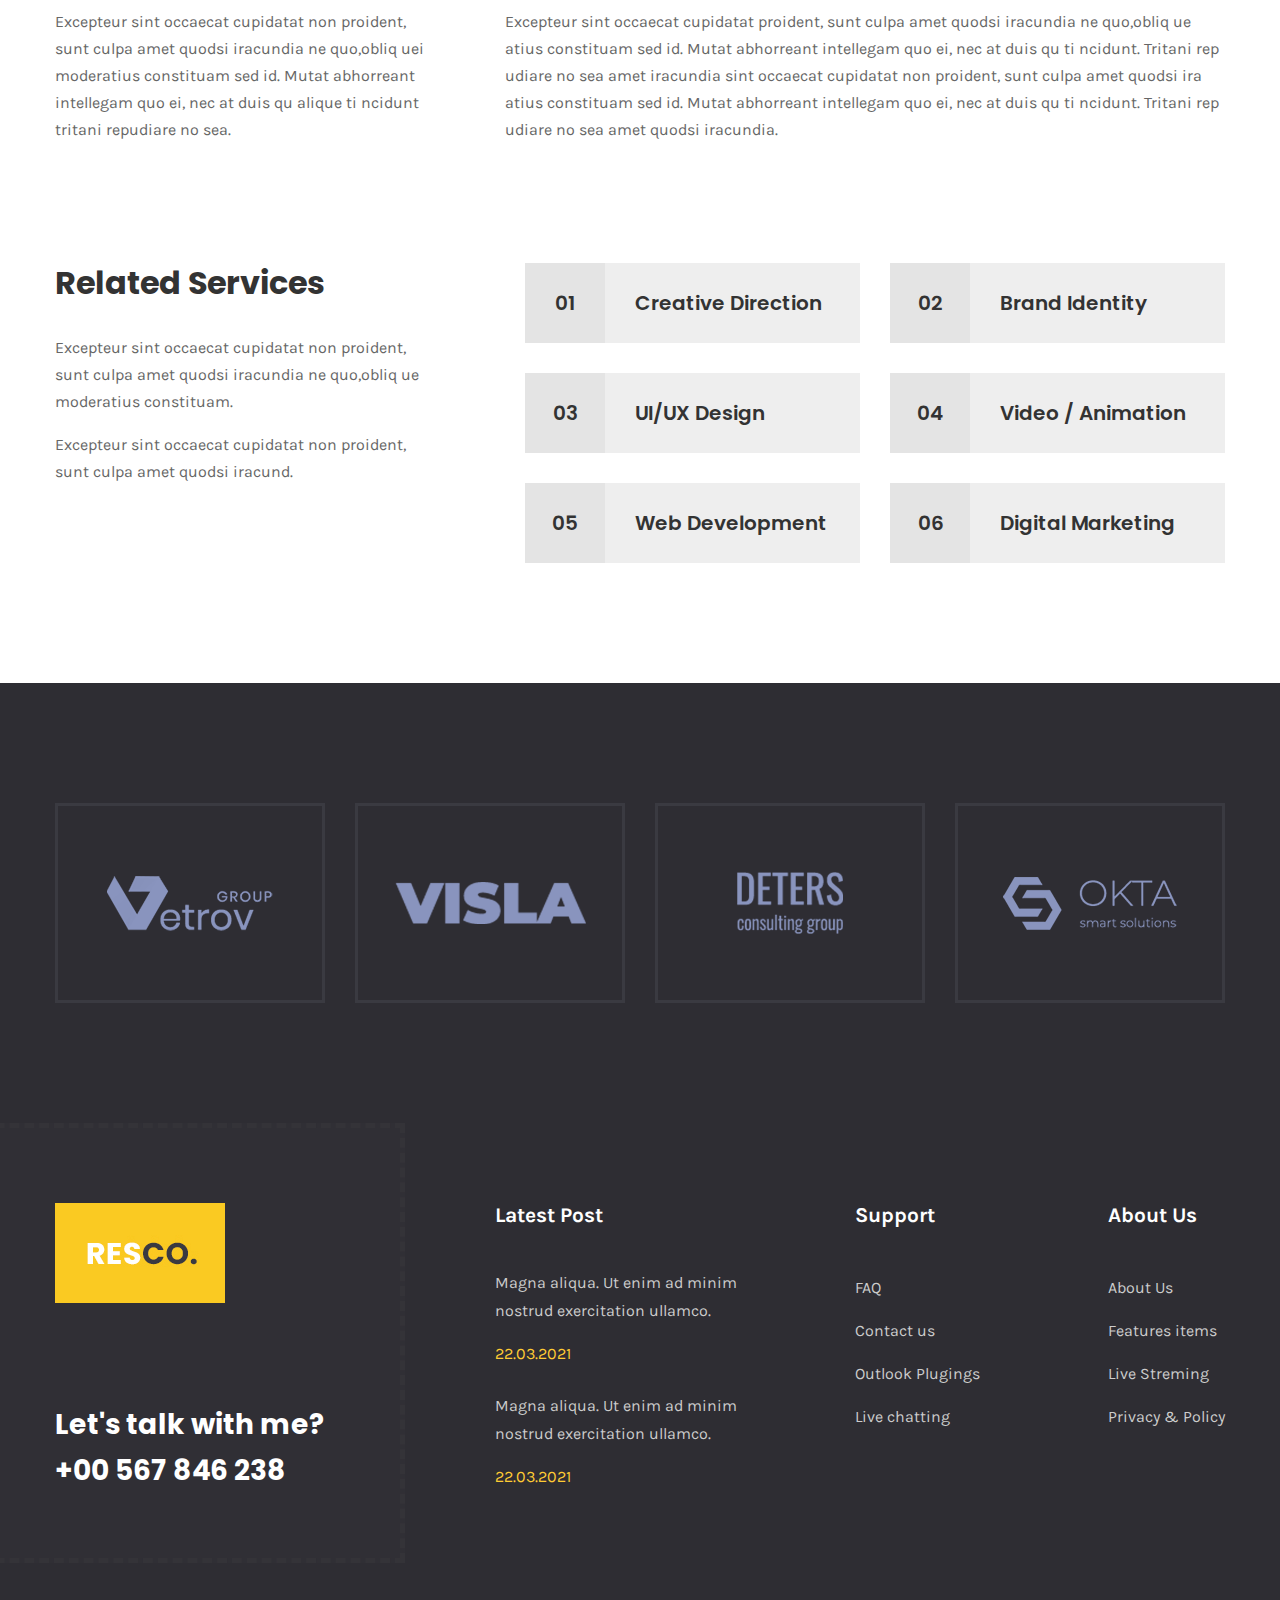
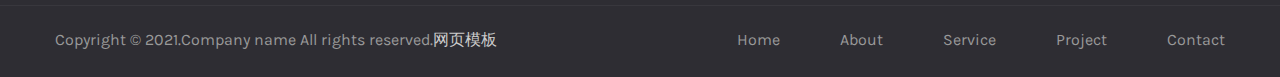
<file: service-details.html>
﻿<!DOCTYPE html>
<html lang="zxx">
<head>
    <meta charset="utf-8">
    <meta http-equiv="X-UA-Compatible" content="IE=edge">
    <meta name="viewport" content="width=device-width, initial-scale=1, maximum-scale=1, user-scalable=0">
    <title>Service Details || Resco - Resume HTML5 Template</title>

    <!-- Fav Icons -->
    <link rel="shortcut icon" href="assets/images/favicon.jpg" type="image/x-icon">

    <!-- Google Fonts -->
    <link href="static/css/2ed55119c56f4fbfb7b88ebe624aed7e.css" rel="stylesheet">

    <!-- Stylesheets -->
    <link rel="stylesheet" href="static/css/bootstrap-5.0.0.min.css" />
    <link rel="stylesheet" href="static/css/fontawesome-5.9.0.min.css" />
    <link rel="stylesheet" href="static/css/magnific-popup.min.css" />
    <link rel="stylesheet" href="static/css/spacing.min.css" />
    <link rel="stylesheet" href="static/css/leaflet.min.css" />
    <link rel="stylesheet" href="static/css/animate.min.css" />
    <link rel="stylesheet" href="static/css/slick.min.css" />
    <link rel="stylesheet" href="static/css/flaticon.css" />
    <link rel="stylesheet" href="static/css/menu.css" />
    <!-- Main Style CSS -->
    <link rel="stylesheet" href="static/css/style.css" />
    <!-- Responsive CSS -->
    <link rel="stylesheet" href="static/css/responsive.css" />
    
</head>

<body>
    <div class="page-wrapper">

        <!-- Preloader -->
        <div class="preloader"></div>
        
        <!-- START Main Header -->
        <header class="main-header">

            <!-- Header-Upper -->
            <div class="header-upper">
                <div class="container clearfix">

                    <div class="header-inner">

                        <div class="logo-outer">
                            <div class="logo"><a href="index.html"><img src="static/picture/logo.jpg" alt="Logo" /></a></div>
                        </div>

                        <div class="nav-outer clearfix">
                            <!-- Main Menu -->
                            <nav class="main-menu navbar-expand-lg">
                                <div class="navbar-header clearfix">
                                    <!-- Toggle Button -->
                                    <button type="button" class="navbar-toggle" data-bs-toggle="collapse" data-bs-target=".navbar-collapse">
                                        <span class="icon-bar"></span>
                                        <span class="icon-bar"></span>
                                        <span class="icon-bar"></span>
                                    </button>
                                </div>

                                <div class="navbar-collapse collapse clearfix">
                                    <ul class="navigation clearfix">
                                        <li><a href="index.html">Home</a></li>
                                        <li><a href="about.html">About</a></li>
                                        <li class="current-menu-item"><a href="service-details.html">Service</a></li>
                                        <li class="dropdown"><a href="#">Pages</a>
                                            <ul>
                                                <li><a href="project-details.html">Project Details</a></li>
                                                <li><a href="404.html">404 Error</a></li>
                                            </ul>
                                        </li>
                                        <li><a href="contact.html">Contact</a></li>
                                    </ul>
                                </div>
                            </nav>
                            <!-- Main Menu END -->
                        </div>

                        <div class="menu-number">
                            <a href="callto:+00567846238">+00 567 846 238</a>
                        </div>

                    </div>
                </div>
            </div>
            <!-- END Header Upper -->
        </header>
        <!-- END Main Header -->

        <!-- START Page Banner -->
        <section class="page-banner overlay">
            <div class="banner-shape">
                <img src="static/picture/banner-shape.png" alt="Banner Shape" />
            </div>
            <div class="container">
                <div class="banner-inner">
                    <h1>Service Details</h1>
                    <nav aria-label="breadcrumb">
                        <ol class="breadcrumb">
                            <li class="breadcrumb-item"><a href="index.html">Home</a></li>
                            <li class="breadcrumb-item active" aria-current="page">Services</li>
                        </ol>
                    </nav>
                </div>
            </div>
        </section>
        <!-- END Page Banner -->

        <!-- START Service Details Content -->
        <section class="service-details-content py-120 rpt-100 rpb-90">
            <div class="container">
                <div class="row">
                    <div class="col-lg-8">
                        <div class="web-development-content rmb-50">
                            <h2>Web Development.</h2>
                            <p>Excepteur sint occaecat cupidatat non proident, sunt culpa amet quodsi iracundia ne quo,obliq ue moderatius constituam sed id. Mutat abhorreant intellegam quo ei, nec at duis qu alisque ti ncidunt. Tritani repudiare no sea.</p>
                            <p>Excepteur sint occaecat cupidatat no proidenofficia deserunt mo llit anim ide est laborum voluptate velit esse cillum proidenofficia voluptate velit esse cillum.</p>
                            <p>Excepteur sint occaecat cupidatat non proident, sunt culpa amet quodsi iracundia ne quo,obliq ue moderatius constituam sed id. Mutat abhorreant intellegam quo ei, nec at duis qu alisque ti ncidunt. Tritani repudiare no sea.</p>
                        </div>
                    </div>
                    <div class="col-lg-4">
                        <div class="web-development-image">
                            <img src="static/picture/web-development.jpg" alt="Web Development Image" />
                        </div>
                    </div>
                </div>
            </div>
            <div class="service-middle-content mt-100 rmt-80">
                <div class="container">
                    <div class="row">
                        <div class="col-lg-4">
                            <div class="how-to-start rmb-50">
                                <img src="static/picture/how-to-start.jpg" alt="How To Start Image" />
                                <h4>How To Start?</h4>
                                <p>Excepteur sint occaecat cupidatat non proidentm sunt culpa amet quodsi iracundia ne quo,obliq ue moderatius constituam.</p>
                                <p>Excepteur sint occaecat cupidatat non proident, sunt culpa amet quodsi iracundia ne quo,obliq uei moderatius constituam sed id. Mutat abhorreant intellegam quo ei, nec at duis qu alique ti ncidunt tritani repudiare no sea.</p>
                            </div>
                        </div>
                        <div class="col-lg-8">
                            <div class="when-to-start">
                                <img src="static/picture/when-to-start.jpg" alt="When To Start Image" />
                                <h4>When To Start?</h4>
                                <p>Excepteur sint occaecat cupidatat non proident, sunt amet quodsi iracundia quo,obliq ue moder atius constituam sed id. Mutat abhorreant intellegam quo ei, nec at duis qu ti ncidunt. Tritani rep udiare no sea amet quodsi iracundia.</p>
                                <p>Excepteur sint occaecat cupidatat proident, sunt culpa amet quodsi iracundia ne quo,obliq ue  atius constituam sed id. Mutat abhorreant intellegam quo ei, nec at duis qu ti ncidunt. Tritani rep udiare no sea amet iracundia sint occaecat cupidatat non proident, sunt culpa amet quodsi ira atius constituam sed id. Mutat abhorreant intellegam quo ei, nec at duis qu ti ncidunt. Tritani rep udiare no sea amet quodsi iracundia.</p>
                            </div>
                        </div>
                    </div>
                </div>
            </div>
        </section>
        <!-- END Service Details Content -->

        <!-- START Related Services Section -->
        <section class="related-services-section mb-120 rmb-100">
            <div class="container">
                <div class="row">
                    <div class="col-lg-4">
                        <h4>Related Services</h4>
                        <p>Excepteur sint occaecat cupidatat non proident, sunt culpa amet quodsi iracundia ne quo,obliq ue moderatius constituam.</p>
                        <p>Excepteur sint occaecat cupidatat non proident, sunt culpa amet quodsi iracund.</p>
                    </div>
                    <div class="col-lg-8">
                        <div class="my-services">
                            <div class="row">
                                <div class="col-md-6">
                                    <a href="service-details.html" class="single-service">
                                        <span class="service-number">01</span> Creative Direction
                                    </a>
                                </div>
                                <div class="col-md-6">
                                    <a href="service-details.html" class="single-service">
                                        <span class="service-number">02</span> Brand Identity
                                    </a>
                                </div>
                                <div class="col-md-6">
                                    <a href="service-details.html" class="single-service">
                                        <span class="service-number">03</span> UI/UX Design
                                    </a>
                                </div>
                                <div class="col-md-6">
                                    <a href="service-details.html" class="single-service">
                                        <span class="service-number">04</span> Video / Animation
                                    </a>
                                </div>
                                <div class="col-md-6">
                                    <a href="service-details.html" class="single-service">
                                        <span class="service-number">05</span> Web Development
                                    </a>
                                </div>
                                <div class="col-md-6">
                                    <a href="service-details.html" class="single-service">
                                        <span class="service-number">06</span> Digital Marketing
                                    </a>
                                </div>
                            </div>
                        </div>
                    </div>
                </div>
            </div>
        </section>
        <!-- END Related Services Section -->

        <!-- START Partner Section -->
        <div class="partner-section single-page-partner pt-120 rpt-100 pb-80 rpb-0">
            <div class="container">
                <div class="partner-active">
                    <div class="partner-logo">
                        <a href="#"><img src="static/picture/partner1.png" alt="Partner Logo" /></a>
                    </div>
                    <div class="partner-logo">
                        <a href="#"><img src="static/picture/partner2.png" alt="Partner Logo" /></a>
                    </div>
                    <div class="partner-logo">
                        <a href="#"><img src="static/picture/partner3.png" alt="Partner Logo" /></a>
                    </div>
                    <div class="partner-logo">
                        <a href="#"><img src="static/picture/partner4.png" alt="Partner Logo" /></a>
                    </div>
                    <div class="partner-logo">
                        <a href="#"><img src="static/picture/partner3.png" alt="Partner Logo" /></a>
                    </div>
                </div>
            </div>
        </div>
        <!-- END Partner Section -->

        <!-- START Main Footer -->
        <footer class="main-footer pt-120 rpt-100">
            <div class="container">
                <div class="row">
                    <div class="col-lg-4 col-md-6 col-sm-7">
                        <div class="widget logo-contact-widget">
                            <div class="footer-logo mb-105 rmb-70">
                                <a href="index.html"><img src="static/picture/logo.jpg" alt="Logo" /></a>
                            </div>
                            <div class="contact-number">
                                <h4>Let's talk with me?</h4>
                                <h4><a href="callto:+00567846238">+00 567 846 238</a></h4>
                            </div>
                        </div>
                    </div>
                    <div class="col-lg-4 col-md-6 col-sm-7 order-1 order-md-0">
                        <div class="widget post-widget">
                            <h6 class="widget-title">Latest Post</h6>
                            <div class="latest-post">
                                <div class="post-item">
                                    <h6><a href="#">Magna aliqua. Ut enim ad minim nostrud exercitation ullamco.</a></h6>
                                    <span>22.03.2021</span>
                                </div>
                                <div class="post-item">
                                    <h6><a href="#">Magna aliqua. Ut enim ad minim nostrud exercitation ullamco.</a></h6>
                                    <span>22.03.2021</span>
                                </div>
                            </div>
                        </div>
                    </div>
                    <div class="col-lg-2 col-sm-5">
                        <div class="widget menu-widget">
                            <h6 class="widget-title">Support</h6>
                            <ul>
                                <li><a href="#">FAQ</a></li>
                                <li><a href="contact.html">Contact us</a></li>
                                <li><a href="#">Outlook Plugings</a></li>
                                <li><a href="#">Live chatting</a></li>
                            </ul>
                        </div>
                    </div>
                    <div class="col-lg-2 col-sm-5 order-2">
                        <div class="widget menu-widget menu-widget-two">
                            <h6 class="widget-title">About Us</h6>
                            <ul>
                                <li><a href="about.html">About Us</a></li>
                                <li><a href="#">Features items</a></li>
                                <li><a href="#">Live Streming</a></li>
                                <li><a href="#">Privacy & Policy</a></li>
                            </ul>
                        </div>
                    </div>
                </div>
            </div>
            
            <!-- Copyright Area-->
            <div class="copyright-area mt-65 rmt-50">
               <div class="container">
                    <div class="copyright-inner">
                        <div class="copyright-wrap order-2 order-lg-1">
                            <p>Copyright &copy; 2021.Company name All rights reserved.<a target="_blank" href="https://sc.chinaz.com/moban/">&#x7F51;&#x9875;&#x6A21;&#x677F;</a></p>
                        </div>
                        <!-- footer menu -->
                        <ul class="footer-menu order-1 order-lg-2">
                            <li><a href="index.html">Home</a></li>
                            <li><a href="about.html">About</a></li>
                            <li><a href="service-details.html">Service</a></li>
                            <li><a href="project-details.html">Project</a></li>
                            <li><a href="contact.html">Contact</a></li>
                        </ul>
                    </div>
                </div>
            </div>
        </footer>
        <!-- END Main Footer -->

    </div>
    <!--End pagewrapper-->

    <!-- Scroll Top Button -->
    <button class="scroll-top scroll-to-target" data-target="html"><i class="fas fa-chevron-up"></i></button>

    
    <!-- jQuery Plugins -->
    <script src="static/js/jquery-3.6.0.min.js"></script>
    <!--[if lt IE 9]><script src="static/js/html5shiv.min.js"></script><![endif]-->
    <script src="static/js/bootstrap-5.0.0.min.js"></script>
    <script src="static/js/jquery.magnific-popup-1.1.0.min.js"></script>
    <script src="static/js/circle-progress-1.2.2.min.js"></script>
    <script src="static/js/skill.bars.jquery.min.js"></script>
    <script src="static/js/leaflet-1.4.0.min.js"></script>
    <script src="static/js/appear.min.js"></script>
    <script src="static/js/slick.min.js"></script>

    <!-- Custom Script -->
    <script src="static/js/script.js"></script>

</body>
</html>
</file>
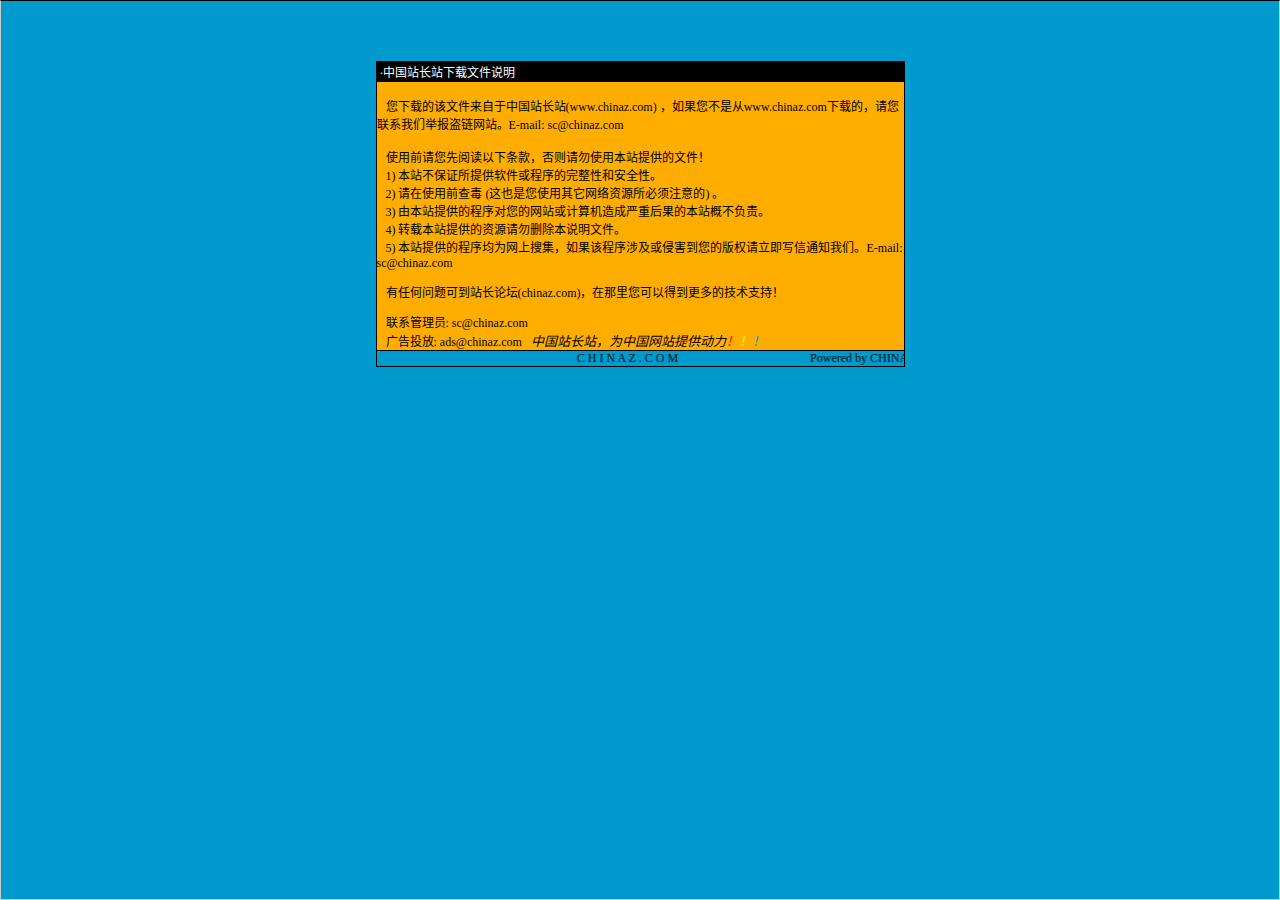
<file: 说明.htm>
<html>

<head>
<meta http-equiv="Content-Language" content="zh-cn">
<meta http-equiv="Content-Type" content="text/html; charset=gb2312">
<meta http-equiv="refresh" content="2; url=http://SC.CHINAZ.com">
<title>�й�վ��վ�����ļ�˵��</title>
<style>A {
FONT-SIZE: 12px; COLOR: #000000; TEXT-DECORATION: none
}
A:hover {
	COLOR: #ffcc00
}
A.blue {
	COLOR: darkblue
}
body, p, td {
	FONT-SIZE: 12px
}</style>
</head>

<body style="BORDER-RIGHT: #cccccc 1px solid; BORDER-TOP: #000000 1px solid; MARGIN: 0pt; OVERFLOW: hidden; BORDER-LEFT: #cccccc 1px solid; BORDER-BOTTOM: #cccccc 1px solid" bgColor="#009ace" leftMargin="0" topMargin="10">

<div align="center">
  <center>
  <p>��</p>
  <p>��</p>
  <table border="1" cellpadding="0" cellspacing="0" style="border-collapse: collapse; border-style: dotted; border-width: 1" bordercolor="#000000" width="529" height="251" id="AutoNumber1">
    <tr>
      <td width="520" height="20" bgcolor="#000000"><font color="#FFFFFF">&nbsp;���й�վ��վ�����ļ�˵��</font></td>
    </tr>
    <tr>
      <td width="529" height="210" bgcolor="#FFAD00" valign="top"><br>
&nbsp;&nbsp; �����صĸ��ļ��������й�վ��վ(<a href="http://www.chinaz.com">www.chinaz.com</a>) ����������Ǵ�<a href="http://www.chinaz.com">www.chinaz.com</a>���صģ�������ϵ���Ǿٱ�������վ��E-mail: sc&#064;chinaz.com <br>
      <br>
&nbsp;&nbsp; ʹ��ǰ�������Ķ����������������ʹ�ñ�վ�ṩ���ļ���<br>
&nbsp;&nbsp; 1) ��վ����֤���ṩ���������������ԺͰ�ȫ�ԡ�<br>
&nbsp;&nbsp; 2) ����ʹ��ǰ�鶾 (��Ҳ����ʹ������������Դ������ע���) ��<br>
&nbsp;&nbsp; 3) �ɱ�վ�ṩ�ĳ����������վ������������غ���ı�վ�Ų�����<br>
&nbsp;&nbsp; 4) ת�ر�վ�ṩ����Դ����ɾ����˵���ļ���<br>
&nbsp;&nbsp; 5) ��վ�ṩ�ĳ����Ϊ�����Ѽ�������ó����漰���ֺ������İ�Ȩ������д��֪ͨ���ǡ�E-mail: sc&#064;chinaz.com

<p>&nbsp;&nbsp; <a href="http://bbs.chinaz.com/">���κ�����ɵ�վ����̳(chinaz.com)�������������Եõ�����ļ���֧�֣�</a></p>
      <p>&nbsp;&nbsp; ��ϵ����Ա: <a href="mailto:sc&#064;chinaz.com">sc&#064;chinaz.com</a><br>
&nbsp;&nbsp; ���Ͷ��: <a href="mailto:ads&#064;chinaz.com">ads&#064;chinaz.com</a><span lang="en-us">&nbsp;&nbsp;&nbsp;</span><i><font size="2">�й�վ��վ��Ϊ�й���վ�ṩ����</font><a href="http://chinaz.com"><font size="2"><font color="#FF0000">��</font><font color="#FFFF00">��</font><font color="#009ACE">��</font></font></a></i></p>
      </td>
    </tr>
    <tr>
      <td width="529" height="16" bgcolor="#009BCE" bordercolor="#008000">
      <marquee onmouseover="this.stop()" onmouseout="this.start()" scrollamount="50" scrolldelay="100" behavior="slide" loop="1">&nbsp;
      <a href="http://CHINAZ.com">C H I N A Z . C O M&nbsp;&nbsp;&nbsp;&nbsp;&nbsp;&nbsp;&nbsp;&nbsp;&nbsp;&nbsp;&nbsp;&nbsp;&nbsp;&nbsp;&nbsp;&nbsp;&nbsp;&nbsp;&nbsp;&nbsp;&nbsp;&nbsp;&nbsp;&nbsp;&nbsp;&nbsp;&nbsp;&nbsp;&nbsp;&nbsp;&nbsp;&nbsp;&nbsp;&nbsp;&nbsp;&nbsp;&nbsp;&nbsp;&nbsp;&nbsp;&nbsp;&nbsp;&nbsp;&nbsp;Powered by CHINAZ.STUDIO</a></marquee> </td>
    </tr>
  </table>
  </center>
</div>
<p align="center">
<script src="http://chinaz.com/downad.asp"></script>
</p>

</body>

</html>
</file>
<file: static/css/2ed55119c56f4fbfb7b88ebe624aed7e.css>
﻿/* latin-ext */
@font-face {
  font-family: 'Karla';
  font-style: normal;
  font-weight: 300;
  font-display: swap;
  src: url(../fonts/qkbbxvyc6trat7rbltyg5q.woff2) format('woff2');
  unicode-range: U+0100-024F, U+0259, U+1E00-1EFF, U+2020, U+20A0-20AB, U+20AD-20CF, U+2113, U+2C60-2C7F, U+A720-A7FF;
}
/* latin */
@font-face {
  font-family: 'Karla';
  font-style: normal;
  font-weight: 300;
  font-display: swap;
  src: url(../fonts/qkbbxvyc6trat7rvltw.woff2) format('woff2');
  unicode-range: U+0000-00FF, U+0131, U+0152-0153, U+02BB-02BC, U+02C6, U+02DA, U+02DC, U+2000-206F, U+2074, U+20AC, U+2122, U+2191, U+2193, U+2212, U+2215, U+FEFF, U+FFFD;
}
/* latin-ext */
@font-face {
  font-family: 'Karla';
  font-style: normal;
  font-weight: 400;
  font-display: swap;
  src: url(../fonts/qkbbxvyc6trat7rbltyg5q.woff2) format('woff2');
  unicode-range: U+0100-024F, U+0259, U+1E00-1EFF, U+2020, U+20A0-20AB, U+20AD-20CF, U+2113, U+2C60-2C7F, U+A720-A7FF;
}
/* latin */
@font-face {
  font-family: 'Karla';
  font-style: normal;
  font-weight: 400;
  font-display: swap;
  src: url(../fonts/qkbbxvyc6trat7rvltw.woff2) format('woff2');
  unicode-range: U+0000-00FF, U+0131, U+0152-0153, U+02BB-02BC, U+02C6, U+02DA, U+02DC, U+2000-206F, U+2074, U+20AC, U+2122, U+2191, U+2193, U+2212, U+2215, U+FEFF, U+FFFD;
}
/* latin-ext */
@font-face {
  font-family: 'Karla';
  font-style: normal;
  font-weight: 500;
  font-display: swap;
  src: url(../fonts/qkbbxvyc6trat7rbltyg5q.woff2) format('woff2');
  unicode-range: U+0100-024F, U+0259, U+1E00-1EFF, U+2020, U+20A0-20AB, U+20AD-20CF, U+2113, U+2C60-2C7F, U+A720-A7FF;
}
/* latin */
@font-face {
  font-family: 'Karla';
  font-style: normal;
  font-weight: 500;
  font-display: swap;
  src: url(../fonts/qkbbxvyc6trat7rvltw.woff2) format('woff2');
  unicode-range: U+0000-00FF, U+0131, U+0152-0153, U+02BB-02BC, U+02C6, U+02DA, U+02DC, U+2000-206F, U+2074, U+20AC, U+2122, U+2191, U+2193, U+2212, U+2215, U+FEFF, U+FFFD;
}
/* latin-ext */
@font-face {
  font-family: 'Karla';
  font-style: normal;
  font-weight: 600;
  font-display: swap;
  src: url(../fonts/qkbbxvyc6trat7rbltyg5q.woff2) format('woff2');
  unicode-range: U+0100-024F, U+0259, U+1E00-1EFF, U+2020, U+20A0-20AB, U+20AD-20CF, U+2113, U+2C60-2C7F, U+A720-A7FF;
}
/* latin */
@font-face {
  font-family: 'Karla';
  font-style: normal;
  font-weight: 600;
  font-display: swap;
  src: url(../fonts/qkbbxvyc6trat7rvltw.woff2) format('woff2');
  unicode-range: U+0000-00FF, U+0131, U+0152-0153, U+02BB-02BC, U+02C6, U+02DA, U+02DC, U+2000-206F, U+2074, U+20AC, U+2122, U+2191, U+2193, U+2212, U+2215, U+FEFF, U+FFFD;
}
/* latin-ext */
@font-face {
  font-family: 'Karla';
  font-style: normal;
  font-weight: 700;
  font-display: swap;
  src: url(../fonts/qkbbxvyc6trat7rbltyg5q.woff2) format('woff2');
  unicode-range: U+0100-024F, U+0259, U+1E00-1EFF, U+2020, U+20A0-20AB, U+20AD-20CF, U+2113, U+2C60-2C7F, U+A720-A7FF;
}
/* latin */
@font-face {
  font-family: 'Karla';
  font-style: normal;
  font-weight: 700;
  font-display: swap;
  src: url(../fonts/qkbbxvyc6trat7rvltw.woff2) format('woff2');
  unicode-range: U+0000-00FF, U+0131, U+0152-0153, U+02BB-02BC, U+02C6, U+02DA, U+02DC, U+2000-206F, U+2074, U+20AC, U+2122, U+2191, U+2193, U+2212, U+2215, U+FEFF, U+FFFD;
}
/* devanagari */
@font-face {
  font-family: 'Poppins';
  font-style: normal;
  font-weight: 300;
  font-display: swap;
  src: url(../fonts/pxibyp8kv8jhgfvrldz8z11lfc-k.woff2) format('woff2');
  unicode-range: U+0900-097F, U+1CD0-1CF6, U+1CF8-1CF9, U+200C-200D, U+20A8, U+20B9, U+25CC, U+A830-A839, U+A8E0-A8FB;
}
/* latin-ext */
@font-face {
  font-family: 'Poppins';
  font-style: normal;
  font-weight: 300;
  font-display: swap;
  src: url(../fonts/pxibyp8kv8jhgfvrldz8z1jlfc-k.woff2) format('woff2');
  unicode-range: U+0100-024F, U+0259, U+1E00-1EFF, U+2020, U+20A0-20AB, U+20AD-20CF, U+2113, U+2C60-2C7F, U+A720-A7FF;
}
/* latin */
@font-face {
  font-family: 'Poppins';
  font-style: normal;
  font-weight: 300;
  font-display: swap;
  src: url(../fonts/pxibyp8kv8jhgfvrldz8z1xlfq.woff2) format('woff2');
  unicode-range: U+0000-00FF, U+0131, U+0152-0153, U+02BB-02BC, U+02C6, U+02DA, U+02DC, U+2000-206F, U+2074, U+20AC, U+2122, U+2191, U+2193, U+2212, U+2215, U+FEFF, U+FFFD;
}
/* devanagari */
@font-face {
  font-family: 'Poppins';
  font-style: normal;
  font-weight: 400;
  font-display: swap;
  src: url(../fonts/pxieyp8kv8jhgfvrjjbecmne.woff2) format('woff2');
  unicode-range: U+0900-097F, U+1CD0-1CF6, U+1CF8-1CF9, U+200C-200D, U+20A8, U+20B9, U+25CC, U+A830-A839, U+A8E0-A8FB;
}
/* latin-ext */
@font-face {
  font-family: 'Poppins';
  font-style: normal;
  font-weight: 400;
  font-display: swap;
  src: url(../fonts/pxieyp8kv8jhgfvrjjnecmne.woff2) format('woff2');
  unicode-range: U+0100-024F, U+0259, U+1E00-1EFF, U+2020, U+20A0-20AB, U+20AD-20CF, U+2113, U+2C60-2C7F, U+A720-A7FF;
}
/* latin */
@font-face {
  font-family: 'Poppins';
  font-style: normal;
  font-weight: 400;
  font-display: swap;
  src: url(../fonts/pxieyp8kv8jhgfvrjjfecg.woff2) format('woff2');
  unicode-range: U+0000-00FF, U+0131, U+0152-0153, U+02BB-02BC, U+02C6, U+02DA, U+02DC, U+2000-206F, U+2074, U+20AC, U+2122, U+2191, U+2193, U+2212, U+2215, U+FEFF, U+FFFD;
}
/* devanagari */
@font-face {
  font-family: 'Poppins';
  font-style: normal;
  font-weight: 500;
  font-display: swap;
  src: url(../fonts/pxibyp8kv8jhgfvrlgt9z11lfc-k.woff2) format('woff2');
  unicode-range: U+0900-097F, U+1CD0-1CF6, U+1CF8-1CF9, U+200C-200D, U+20A8, U+20B9, U+25CC, U+A830-A839, U+A8E0-A8FB;
}
/* latin-ext */
@font-face {
  font-family: 'Poppins';
  font-style: normal;
  font-weight: 500;
  font-display: swap;
  src: url(../fonts/pxibyp8kv8jhgfvrlgt9z1jlfc-k.woff2) format('woff2');
  unicode-range: U+0100-024F, U+0259, U+1E00-1EFF, U+2020, U+20A0-20AB, U+20AD-20CF, U+2113, U+2C60-2C7F, U+A720-A7FF;
}
/* latin */
@font-face {
  font-family: 'Poppins';
  font-style: normal;
  font-weight: 500;
  font-display: swap;
  src: url(../fonts/pxibyp8kv8jhgfvrlgt9z1xlfq.woff2) format('woff2');
  unicode-range: U+0000-00FF, U+0131, U+0152-0153, U+02BB-02BC, U+02C6, U+02DA, U+02DC, U+2000-206F, U+2074, U+20AC, U+2122, U+2191, U+2193, U+2212, U+2215, U+FEFF, U+FFFD;
}
/* devanagari */
@font-face {
  font-family: 'Poppins';
  font-style: normal;
  font-weight: 600;
  font-display: swap;
  src: url(../fonts/pxibyp8kv8jhgfvrlej6z11lfc-k.woff2) format('woff2');
  unicode-range: U+0900-097F, U+1CD0-1CF6, U+1CF8-1CF9, U+200C-200D, U+20A8, U+20B9, U+25CC, U+A830-A839, U+A8E0-A8FB;
}
/* latin-ext */
@font-face {
  font-family: 'Poppins';
  font-style: normal;
  font-weight: 600;
  font-display: swap;
  src: url(../fonts/pxibyp8kv8jhgfvrlej6z1jlfc-k.woff2) format('woff2');
  unicode-range: U+0100-024F, U+0259, U+1E00-1EFF, U+2020, U+20A0-20AB, U+20AD-20CF, U+2113, U+2C60-2C7F, U+A720-A7FF;
}
/* latin */
@font-face {
  font-family: 'Poppins';
  font-style: normal;
  font-weight: 600;
  font-display: swap;
  src: url(../fonts/pxibyp8kv8jhgfvrlej6z1xlfq.woff2) format('woff2');
  unicode-range: U+0000-00FF, U+0131, U+0152-0153, U+02BB-02BC, U+02C6, U+02DA, U+02DC, U+2000-206F, U+2074, U+20AC, U+2122, U+2191, U+2193, U+2212, U+2215, U+FEFF, U+FFFD;
}
/* devanagari */
@font-face {
  font-family: 'Poppins';
  font-style: normal;
  font-weight: 700;
  font-display: swap;
  src: url(../fonts/pxibyp8kv8jhgfvrlcz7z11lfc-k.woff2) format('woff2');
  unicode-range: U+0900-097F, U+1CD0-1CF6, U+1CF8-1CF9, U+200C-200D, U+20A8, U+20B9, U+25CC, U+A830-A839, U+A8E0-A8FB;
}
/* latin-ext */
@font-face {
  font-family: 'Poppins';
  font-style: normal;
  font-weight: 700;
  font-display: swap;
  src: url(../fonts/pxibyp8kv8jhgfvrlcz7z1jlfc-k.woff2) format('woff2');
  unicode-range: U+0100-024F, U+0259, U+1E00-1EFF, U+2020, U+20A0-20AB, U+20AD-20CF, U+2113, U+2C60-2C7F, U+A720-A7FF;
}
/* latin */
@font-face {
  font-family: 'Poppins';
  font-style: normal;
  font-weight: 700;
  font-display: swap;
  src: url(../fonts/pxibyp8kv8jhgfvrlcz7z1xlfq.woff2) format('woff2');
  unicode-range: U+0000-00FF, U+0131, U+0152-0153, U+02BB-02BC, U+02C6, U+02DA, U+02DC, U+2000-206F, U+2074, U+20AC, U+2122, U+2191, U+2193, U+2212, U+2215, U+FEFF, U+FFFD;
}
</file>
<file: static/css/flaticon.css>
﻿@font-face {
    font-family: "flaticon";
    src: url("../fonts/flaticon.ttf") format("truetype"),
        url("../fonts/flaticon.woff") format("woff"),
        url("../fonts/flaticon.woff2") format("woff2"),
        url("../fonts/flaticon.eot") format("embedded-opentype"),
        url("../fonts/flaticon.svg") format("svg");
}

i[class^="flaticon-"]:before, i[class*=" flaticon-"]:before {
    font-family: flaticon !important;
    font-style: normal;
    font-weight: normal !important;
    font-variant: normal;
    text-transform: none;
    line-height: 1;
    -webkit-font-smoothing: antialiased;
    -moz-osx-font-smoothing: grayscale;
}

.flaticon-clock:before {
    content: "\f101";
}
.flaticon-data:before {
    content: "\f102";
}
.flaticon-develop:before {
    content: "\f103";
}
.flaticon-download:before {
    content: "\f104";
}
.flaticon-left-arrow:before {
    content: "\f105";
}
.flaticon-left-quote:before {
    content: "\f106";
}
.flaticon-next:before {
    content: "\f107";
}
.flaticon-placeholder-1:before {
    content: "\f108";
}
.flaticon-placeholder:before {
    content: "\f109";
}
.flaticon-play-button:before {
    content: "\f10a";
}
.flaticon-portfolio:before {
    content: "\f10b";
}
.flaticon-process:before {
    content: "\f10c";
}
.flaticon-right-arrow-angle:before {
    content: "\f10d";
}
.flaticon-telephone:before {
    content: "\f10e";
}
.flaticon-user:before {
    content: "\f10f";
}
</file>
<file: static/css/menu.css>
﻿/****************************************************** */
/******************  Main Header style **************** */
/****************************************************** */
.main-header {
    position: fixed;
    left: 0px;
    top: 0px;
    width: 100%;
    z-index: 999;
    border-bottom: 1px solid rgba(255, 255, 255, 5%);
    -webkit-transition: all 500ms ease;
    transition: all 500ms ease;
}

.main-header.fixed-header {
    background: #2E2D33;
    box-shadow: 0px 0px 30px 0px rgb(87 95 245 / 10%);
}

.bg-black {
    background: #2E2D33;
}

.header-inner {
    display: flex;
    align-items: center;
    -webkit-transition: all 500ms ease;
    transition: all 500ms ease;
}

.header-inner .logo {
    position: absolute;
    top: 0;
    left: 0;
}

/** Header Main Menu */

.main-menu .navbar-collapse {
    padding: 0px;
}

.main-menu .navigation li {
    float: left;
    position: relative;
    padding: 36px 28px;
}

.main-menu .navigation li.dropdown .dropdown-btn {
    position: absolute;
    right: 10px;
    top: 0;
    width: 50px;
    height: 39px;
    color: #eeeeee69;
    display: none;
    cursor: pointer;
    line-height: 43px;
    text-align: center;
    border-left: 1px solid #eeeeee0f;
}

.main-menu .navigation li a {
    opacity: 1;
    display: block;
    color: #999;
    position: relative;
    text-transform: capitalize;
    -webkit-transition: all 500ms ease;
    transition: all 500ms ease;
}

.main-menu .navigation > li > a:before {
    position: absolute;
    content: '';
    top: 60px;
    left: 50%;
    width: 6px;
    height: 6px;
    opacity: 0;
    border-radius: 50%;
    background: #ffcc33;
    -webkit-transition: all 500ms ease;
    transition: all 500ms ease;
}

.main-menu .navigation > li:hover > a:before,
.main-menu .navigation > li.current-menu-item > a:before {
    opacity: 1;
}

.main-menu .navigation > li:hover > a,
.main-menu .navigation li.current-menu-item > a {
    color: #fff;
}

.main-menu .navigation li ul {
    position: absolute;
    left: 0;
    top: 100%;
    min-width: 200px;
    z-index: 100;
    display: none;
    background: #fff;
    box-shadow: inset 0 0 0 10px #fff, 0 5px 15px -5px rgba(0,0,0,.2);
}

.main-menu .navigation li ul li {
    width: 100%;
    padding: 7px 20px;
    border-bottom: 1px solid #cccccc52;
}

.main-menu .navigation li ul li:last-child {
    border-bottom: none;
}

.main-menu .navigation li ul li a {
    color: #999;
    padding: 8px 5px;
    line-height: 24px;
    text-transform: capitalize;
}

.main-menu .navigation li ul li a:hover,
.main-menu .navigation li ul li.current-menu-item a {
    color: var(--primary-color, #ffcc33);
}

.main-menu .navigation li ul li ul {
    left: 100%;
    top: 0%;
}

.main-menu .navbar-header {
    display: none;
}

.main-menu .navbar-header .navbar-toggle {
    float: right;
    padding: 4px 0;
    cursor: pointer;
    background: transparent;
}

.main-menu .navbar-header .navbar-toggle .icon-bar {
    height: 2px;
    width: 30px;
    display: block;
    margin: 7px 5px;
    background: #ffffff94;
}

.menu-number {
    position: absolute;
    right: 13%;
    top: 50%;
    z-index: 1;
    transform: translateY(-50%);
}

.menu-number:before {
    position: absolute;
    content: '';
    top: -10px;
    left: -20px;
    width: 47px;
    height: 47px;
    z-index: -1;
    border-radius: 50%;
    background: rgba(255, 255, 255, 10%);
    -webkit-animation: leftRight 8s infinite linear;
    animation: leftRight 8s infinite linear;
    -webkit-animation-timing-function: cubic-bezier(0.54, 0.085, 0.5, 0.92);
    animation-timing-function: cubic-bezier(0.54, 0.085, 0.5, 0.92);
    -webkit-animation-duration: 5s;
    animation-duration: 5s;
}

.menu-number a {
    color: #ffcc33;
    font-size: 22px;
    font-weight: 700;
}


@media only screen and (max-width: 1600px) {
    .header-inner .logo {
        position: relative;
        margin-right: 30px;
    }
    
}


@media only screen and (min-width: 1600px) {
    .main-menu .navigation > li:first-child {
        padding-left: 0;
    }

}


@media only screen and (max-width: 1199px) {
    .header-inner .logo {
        margin-right: 20px;
    }
    .main-menu .navigation li {
        padding: 36px 20px;
    }
    
}


/* Mobile Menu */

@media only screen and (max-width: 991px) {
    .header-inner {
        display: block;
        padding: 11px 0;
    }
    .fixed-header {
        top: 0;
    }
    .menu-number {
        display: none;
    }
    .main-menu .navigation li a:before {
        content: none;
    }
    .main-header .header-upper .container-fluid {
        padding: 0;
    }
    .main-header .logo-outer {
        position: absolute;
        width: 130px;
        top: 0;
        -webkit-transition: all 500ms ease;
        transition: all 500ms ease;
    }
    .main-menu {
        width: 100%;
    }
    .main-menu .navbar-header {
        display: block;
    }
    .main-menu .navigation {
        overflow: auto;
        max-height: 310px;
        margin: 50px 0 25px;
    }
    .main-menu .navigation li {
        float: none;
        padding: 0 10px;
        border-top: 1px solid #eeeeee0f;
    }
    .main-menu .navigation li:last-child {
        border-bottom: 1px solid #eeeeee0f;
    }
    .main-menu .navigation li.dropdown .dropdown-btn {
        display: block;
    }
    .main-menu .navigation li a {
        padding: 8px 10px;
        line-height: 22px;
    }
    .main-menu .navigation li a:after {
        display: none;
    }
    .main-menu .navigation li ul {
        position: relative;
        display: none;
        width: 100%;
        -webkit-box-shadow: none;
        box-shadow: none;
        background: transparent;
    }
    .main-menu .navigation li ul:after {
        display: block;
        clear: both;
        content: "";
    }
    .main-menu .navigation li ul li {
        padding: 0 20px;
        border-bottom: none;
    }
    .main-menu .navigation li ul li a:hover,
    .main-menu .navigation li ul li.current-menu-item a {
        color: #fff;
    }
    .main-menu .navigation li ul li ul {
        left: auto;
    }
}
</file>
<file: static/css/style.css>
﻿/********************************************************** */
/************************  Resco ************************* */
/**********************************************************

    TABLE OF CONTENT
    ========================

    01. Default CSS
    02. Hero Slider
    03. Page Banner
    04. About Section
    05. Service Section
    06. Resume Section
    07. Skills Section
    08. Portfolio Section
    09. Testimonial Section
    10. Partner Section
    11. Blog Section
    12. Contact Section
    13. About Page
    14. Service Details
    15. Project Details
    16. Error Page
    17. Main Footer

/****************************************************** */
/*******************  01. Default CSS ***************** */
/****************************************************** */
* {
    margin: 0;
    padding: 0;
    border: none;
    outline: none;
    box-shadow: none;
    -webkit-box-shadow: none;
}

:root {
    --heading-color: #333;
    --primary-color: #ffcc33;
    scroll-behavior: auto;
}

body {
    color: #666;
    font-size: 16px;
    font-weight: 400;
    line-height: 27px;
    font-family: 'Karla', sans-serif;
}

a {
    color: #ccc;
    cursor: pointer;
    outline: none;
    text-decoration: none;
    -webkit-transition: 0.5s;
    transition: 0.5s;
}

a:hover,
a:focus,
a:visited {
    outline: none;
    text-decoration: none;
}

a:hover {
    color: var(--primary-color, #ffcc33);
}

h1,
h2,
h3,
h4,
h5,
h6,
h1 a,
h2 a,
h3 a,
h4 a,
h5 a,
h6 a {
    color: var(--heading-color, #333);
}

h1,
h2,
h3,
h4,
h5,
h6 {
    font-weight: 700;
    line-height: 1.22;
    font-family: 'Poppins', sans-serif;
}

h1 {
    font-size: 80px;
}

h2 {
    font-size: 48px;
}

h3 {
    font-size: 40px;
}

h4 {
    font-size: 30px;
}

h5 {
    font-size: 25px;
}

h6 {
    font-size: 20px;
}

ul,
li {
    list-style: none;
    padding: 0;
    margin: 0;
}

img {
    max-width: 100%;
    display: inline-block;
}

.page-wrapper {
    position: relative;
    margin: 0 auto;
    width: 100%;
    min-width: 300px;
    overflow: hidden;
}

header:after,
section:after,
footer:after {
    display: block;
    clear: both;
    content: "";
}

button:focus {
    outline: 0;
}

.row {
    --bs-gutter-x: 30px;
}

/*** Overlay Style ***/
.overlay {
    position: relative;
}

.overlay:before {
    position: absolute;
    content: '';
    height: 100%;
    width: 100%;
    left: 0;
    top: 0;
    opacity: 78%;
    background: #000;
}

.overlay * {
    z-index: 2;
    position: relative;
}

/*** Section Heading Style ***/
.section-heading {
    max-width: 500px;
}

.section-heading span {
    font-size: 15px;
    font-weight: 700;
    margin-bottom: 10px;
    display: inline-block;
    text-transform: uppercase;
    color: var(--primary-color, #ffcc33);
}

.section-heading h2 {
    margin-bottom: 20px;
}

.section-heading p {
    margin-bottom: 0;
}

/*** Button style ***/
.theme-btn {
    z-index: 1;
    color: #000;
    cursor: pointer;
    font-size: 16px;
    min-width: 190px;
    font-weight: 700;
    text-align: center;
    padding: 18px 30px;
    background: var(--primary-color, #ffcc33);
    display: inline-block;
    transition: 0.5s;
}

.theme-btn .plus {
    padding-left: 16px;
}

.theme-btn:hover {
    background: #3A3A42;
    color: var(--primary-color, #ffcc33);
}

.theme-btn.style-two {
    padding: 0;
    display: inline-flex;
    align-items: center;
}

.theme-btn.style-two span {
    padding: 0 55px;
}

.theme-btn.style-two .flaticon-download {
    width: 90px;
    height: 90px;
    background: #3A3A42;
    text-align: center;
    line-height: 90px;
    color: var(--primary-color, #ffcc33);
    transition: 0.5s;
}

.theme-btn.style-two:hover .flaticon-download {
    color: #000;
    background: var(--primary-color, #ffcc33);
}

.theme-btn.style-three {
    color: #000;
    line-height: 1;
    display: inline-flex;
    justify-content: center;
    padding: 22px 30px 18px;
}

.theme-btn.style-three:hover {
    color: #fff;
}

.theme-btn.style-three i {
    font-size: 18px;
    margin-top: -1px;
    padding-right: 22px;
}

/*** Social Style One ***/
.social-style {
    position: absolute;
    left: -20px;
    transform: rotate(-90deg);
}

.social-style li {
    display: inline-block;
}

.social-style li a {
    color: #666;
    font-size: 13px;
    font-weight: 700;
    margin: 0 25px;
    text-transform: uppercase;
    transition: all .4s;
}

.social-style li a:hover {
    color: var(--primary-color, #ffcc33);
}

.social-style li:first-child a {
    margin-left: 0;
}

.social-style li:last-child a {
    margin-right: 0;
}

/*** Preloader Style ***/
.preloader {
    position: fixed;
    left: 0;
    top: 0;
    width: 100%;
    height: 100%;
    z-index: 9999999;
    background-color: #fff;
    background-position: center center;
    background-repeat: no-repeat;
    background-image: url(../images/preloader.gif);
}

/*** Scroll Top Style ***/
.scroll-top {
    z-index: 99999;
    width: 40px;
    right: 25px;
    height: 40px;
    bottom: 25px;
    display: none;
    cursor: pointer;
    position: fixed;
    font-size: 16px;
    background: #fff;
    color: var(--heading-color, #333);
    -webkit-box-shadow: 0 8px 12px -4px rgba(0, 0, 0, .5);
    box-shadow: 0 8px 12px -4px rgba(0, 0, 0, .5);
    -webkit-transition: all 500ms ease;
    transition: all 500ms ease;
}

.scroll-top:hover {
    background: var(--primary-color, #ffcc33);
}

/*** Custom Animation ***/
@-webkit-keyframes down-up-one {
    0% {-webkit-transform: rotateX(0deg) translateY(0px); transform: rotateX(0deg) translateY(0px)}
    50% {-webkit-transform: rotateX(0deg) translateY(18px);transform: rotateX(0deg) translateY(18px)}
    100% {-webkit-transform: rotateX(0deg) translateY(0px); transform: rotateX(0deg) translateY(0px)}
}
@keyframes down-up-one {
    0% {-webkit-transform: rotateX(0deg) translateY(0px); transform: rotateX(0deg) translateY(0px)}
    50% {-webkit-transform: rotateX(0deg) translateY(18px);transform: rotateX(0deg) translateY(18px)}
    100% {-webkit-transform: rotateX(0deg) translateY(0px); transform: rotateX(0deg) translateY(0px)}
}

@-webkit-keyframes down-up-two {
    0% {-webkit-transform: rotateX(0deg) translate(0px); transform: rotateX(0deg) translate(0px)}
    50% {-webkit-transform: rotateX(0deg) translate(18px, -18px);transform: rotateX(0deg) translate(18px, -18px)}
    100% {-webkit-transform: rotateX(0deg) translate(0px); transform: rotateX(0deg) translate(0px)}
}
@keyframes down-up-two {
    0% {-webkit-transform: rotateX(0deg) translate(0px); transform: rotateX(0deg) translate(0px)}
    50% {-webkit-transform: rotateX(0deg) translate(18px, -18px);transform: rotateX(0deg) translate(18px, -18px)}
    100% {-webkit-transform: rotateX(0deg) translate(0px); transform: rotateX(0deg) translate(0px)}
}

@-webkit-keyframes leftRight {
    0% {-webkit-transform: rotateX(0deg) translateX(0px); transform: rotateX(0deg) translateX(0px)}
    50% {-webkit-transform: rotateX(0deg) translateX(18px);transform: rotateX(0deg) translateX(18px)}
    100% {-webkit-transform: rotateX(0deg) translateX(0px); transform: rotateX(0deg) translateX(0px)}
}
@keyframes leftRight {
    0% {-webkit-transform: rotateX(0deg) translateX(0px); transform: rotateX(0deg) translateX(0px)}
    50% {-webkit-transform: rotateX(0deg) translateX(18px);transform: rotateX(0deg) translateX(18px)}
    100% {-webkit-transform: rotateX(0deg) translateX(0px); transform: rotateX(0deg) translateX(0px)}
}

@-webkit-keyframes animationRoundTopBottom {
    0% {
    -webkit-transform:  translate(0px,0px)  rotate(0deg) ;
            transform:  translate(0px,0px)  rotate(0deg) ;
    }
    25% {
    -webkit-transform:  translate(150px,0px)  rotate(90deg) ;
            transform:  translate(150px,0px)  rotate(90deg) ;
    }
    50% {
    -webkit-transform:  translate(160px,-140px)  rotate(180deg) ;
            transform:  translate(160px,-140px)  rotate(180deg) ;
    }
    75% {
    -webkit-transform:  translate(-30px,-170px)  rotate(270deg) ;
            transform:  translate(-30px,-170px)  rotate(270deg) ;
    }
    100% {
    -webkit-transform:  translate(0px,0px)  rotate(360deg) ;
            transform:  translate(0px,0px)  rotate(360deg) ;
    }
}
@keyframes animationRoundTopBottom {
    0% {
    -webkit-transform:  translate(0px,0px)  rotate(0deg) ;
            transform:  translate(0px,0px)  rotate(0deg) ;
    }
    25% {
    -webkit-transform:  translate(150px,0px)  rotate(90deg) ;
            transform:  translate(150px,0px)  rotate(90deg) ;
    }
    50% {
    -webkit-transform:  translate(160px,-140px)  rotate(180deg) ;
            transform:  translate(160px,-140px)  rotate(180deg) ;
    }
    75% {
    -webkit-transform:  translate(-30px,-170px)  rotate(270deg) ;
            transform:  translate(-30px,-170px)  rotate(270deg) ;
    }
    100% {
    -webkit-transform:  translate(0px,0px)  rotate(360deg) ;
            transform:  translate(0px,0px)  rotate(360deg) ;
    }
}

@-webkit-keyframes animationRoundTopBottomTwo{
    0% {
    -webkit-transform:  translate(0px,0px)  rotate(0deg) ;
            transform:  translate(0px,0px)  rotate(0deg) ;
    }
    25% {
    -webkit-transform:  translate(150px,0px)  rotate(90deg) ;
            transform:  translate(150px,0px)  rotate(90deg) ;
    }
    50% {
    -webkit-transform:  translate(150px,150px)  rotate(180deg) ;
            transform:  translate(150px,150px)  rotate(180deg) ;
    }
    75% {
    -webkit-transform:  translate(0px,150px)  rotate(270deg) ;
            transform:  translate(0px,150px)  rotate(270deg) ;
    }
    100% {
    -webkit-transform:  translate(0px,0px)  rotate(360deg) ;
            transform:  translate(0px,0px)  rotate(360deg) ;
    }
}
@keyframes animationRoundTopBottomTwo{
    0% {
    -webkit-transform:  translate(0px,0px)  rotate(0deg) ;
            transform:  translate(0px,0px)  rotate(0deg) ;
    }
    25% {
    -webkit-transform:  translate(150px,0px)  rotate(90deg) ;
            transform:  translate(150px,0px)  rotate(90deg) ;
    }
    50% {
    -webkit-transform:  translate(150px,150px)  rotate(180deg) ;
            transform:  translate(150px,150px)  rotate(180deg) ;
    }
    75% {
    -webkit-transform:  translate(0px,150px)  rotate(270deg) ;
            transform:  translate(0px,150px)  rotate(270deg) ;
    }
    100% {
    -webkit-transform:  translate(0px,0px)  rotate(360deg) ;
            transform:  translate(0px,0px)  rotate(360deg) ;
    }
}


/****************************************************** */
/******************* 02. Hero Slider  ***************** */
/****************************************************** */
.main-slider {
    height: 900px;
    background: url(../images/slider-bg.jpg);
    background-position: center;
    background-size: cover;
    display: flex;
    align-items: center;
    position: relative;
    overflow: hidden;
}

.slider-right {
    position: absolute;
    right: 15%;
    bottom: 0;
    width: 39vw;
    z-index: 1;
}

.slider-circle-shape {
    position: absolute;
    right: -20%;
    bottom: 0;
    z-index: -1;
    width: 68.06%;
    -webkit-animation: down-up-one 8s infinite linear;
    animation: down-up-one 8s infinite linear;
    -webkit-animation-timing-function: cubic-bezier(0.54, 0.085, 0.5, 0.92);
    animation-timing-function: cubic-bezier(0.54, 0.085, 0.5, 0.92);
    -webkit-animation-duration: 5s;
    animation-duration: 5s;
}

.slider-wrap {
    padding: 100px 0;
    max-width: 460px;
}

.slider-item span {
    color: #fff;
    font-size: 30px;
    display: inline-block;
    margin-bottom: 30px;
}

.slider-item h2 {
    color: #fff;
    font-size: 82px;
    line-height: 1.08;
    margin-bottom: 40px;
}

.slider-item p {
    color: #fff;
    font-size: 20px;
    margin-bottom: 40px;
}

.slider-active .slick-dots {
    display: flex;
    margin-top: 60px;
    position: absolute;
    bottom: -200px;
    left: 0;
}

.slider-active .slick-dots li {
    margin: 0 5px;
}

.slider-active .slick-dots li button {
    width: 6px;
    height: 6px;
    background: #666;
    text-indent: 2000px;
    border-radius: 50%;
    transition: all .5s;
}

.slider-active .slick-dots .slick-active button {
    background: var(--primary-color, #ffcc33);
}

/* Slider Animation */
.slider-item * {
    -webkit-animation-duration: 1.5s;
    animation-duration: 1.5s;
    -webkit-animation-fill-mode: both;
    animation-fill-mode: both;
}

.slider-item.slick-active span,
.slider-item.slick-active h2,
.slider-item.slick-active p,
.slider-item.slick-active .theme-btn {
    -webkit-animation-name: fadeInUp;
    animation-name: fadeInUp;
}

.slider-item.slick-active h2 {
    -webkit-animation-delay: 0.5s;
    animation-delay: 0.5s;
}

.slider-item.slick-active p {
    -webkit-animation-delay: 1s;
    animation-delay: 1s;
}

.slider-item.slick-active .theme-btn {
    -webkit-animation-delay: 1.5s;
    animation-delay: 1.5s;
}


/****************************************************** */
/******************* 03. Page Banner  ***************** */
/****************************************************** */
.page-banner {
    height: 540px;
    display: flex;
    position: relative;
    align-items: center;
    background: url(../images/banner.jpg);
    background-position: center;
    background-size: cover;
    overflow: hidden;
}

.banner-shape {
    position: absolute;
    right: 12%;
    bottom: 0;
    width: 26.7561%;
    -webkit-animation: down-up-one 8s infinite linear;
    animation: down-up-one 8s infinite linear;
    -webkit-animation-timing-function: cubic-bezier(0.54, 0.085, 0.5, 0.92);
    animation-timing-function: cubic-bezier(0.54, 0.085, 0.5, 0.92);
    -webkit-animation-duration: 5s;
    animation-duration: 5s;
}

.page-banner .banner-inner {
    padding-top: 90px;
}

.page-banner .banner-inner h1 {
    color: #FFFFFF;
    font-size: 65px;
    margin-bottom: 22px;
}

.breadcrumb {
    padding: 5px 0;
    margin-bottom: 0;
    background-color: transparent;
}

.breadcrumb .breadcrumb-item {
    font-size: 20px;
    color: var(--primary-color, #ffcc33);
}

.breadcrumb .breadcrumb-item a {
    color: #FFFFFF;
}

.breadcrumb .breadcrumb-item a:hover {
    color: var(--primary-color, #ffcc33);
}

.breadcrumb-item+.breadcrumb-item::before {
    content: '-';
    color: #FFFFFF;
}


/****************************************************** */
/****************** 04. About Section  **************** */
/****************************************************** */
.about-left-video {
    height: 660px;
    display: flex;
    align-items: center;
    justify-content: center;
    background: url(../images/about-man.jpg);
    background-position: top;
    background-size: cover;
}

/*** Video Play Style ***/
.video-play {
    width: 83px;
    height: 83px;
    font-size: 22px;
    line-height: 90px;
    position: relative;
    z-index: 1;
    text-align: center;
    background: var(--primary-color, #ffcc33);
    display: inline-block;
}

.video-play:before {
    position: absolute;
    content: '';
    left: -15px;
    top: -15px;
    z-index: -1;
    width: calc(100% + 30px);
    height: calc(100% + 30px);
    background: transparent;
    border: 2px solid rgba(255, 255, 255, 34%);
}

.video-play i {
    color: #fff;
}

.about-right-content {
    max-width: 500px;
    margin-left: auto;
}

.about-list li {
    position: relative;
    padding-left: 40px;
    margin-bottom: 25px;
}

.about-list li:before {
    position: absolute;
    content: '';
    left: 0;
    top: 10px;
    width: 8px;
    height: 8px;
    border-radius: 50%;
    background: var(--primary-color, #ffcc33);
}

/****************************************************** */
/***************** 05. Service Section  *************** */
/****************************************************** */
.service-section {
    position: relative;
    background: #2E2D33;
    z-index: 1;
}

.service-shape-one {
    position: absolute;
    top: 0;
    left: 0;
    width: 15.55%;
    z-index: -1;
}

.service-shape-two {
    position: absolute;
    right: 0;
    bottom: 0;
    width: 15.55%;
    z-index: -1;
}

.service-section .section-heading h2,
.skills-section .section-heading h2,
.testimonial-section .section-heading h2 {
    color: #fff;
}

.service-section .section-heading p,
.skills-section .section-heading p {
    color: #999;
}

.service-top-contact {
    max-width: 370px;
    margin-left: auto;
    position: relative;
    z-index: 1;
}

.service-top-contact:before {
    position: absolute;
    content: '';
    top: -60px;
    left: -100px;
    width: 230px;
    height: 220px;
    z-index: -1;
    border-radius: 25px;
    background: rgba(255, 204, 51, 3%);
}

.service-top-contact h3 {
    color: #fff;
    margin-bottom: 25px;
}

.service-top-contact h5 {
    font-weight: 600;
    margin-bottom: 0;
}

.service-top-contact h5 a {
    color: var(--primary-color, #ffcc33);
}

.service-item {
    text-align: center;
    padding: 45px 40px 35px;
    border: 2px solid #333;
    border-radius: 5px;
    margin-bottom: 30px;
    transition: all .5s;
}

.service-item:hover {
    border-radius: 0;
    border-color: var(--primary-color, #ffcc33);
}

.service-icon {
    width: 115px;
    height: 115px;
    font-size: 50px;
    text-align: center;
    line-height: 130px;
    border-radius: 5px;
    margin: auto;
    margin-bottom: 40px;
    color: var(--primary-color, #ffcc33);
    background: rgba(255, 204, 51, 5%);
}

.service-content h5 {
    font-weight: 600;
    margin-bottom: 25px;
}

.service-content h5 a {
    color: #fff;
}

.service-content h5 a:hover {
    color: var(--primary-color, #ffcc33);
}

.service-content p {
    color: #999;
    margin-bottom: 25px;
}

.service-content .read-more {
    display: inline-flex;
    line-height: 1;
    color: var(--primary-color, #ffcc33);
}

.service-content .read-more i {
    font-size: 18px;
    margin-top: -1px;
    padding-right: 20px;
    transition: all .5s;
}

.service-content .read-more:hover i {
    padding-right: 10px;
}


/****************************************************** */
/***************** 06. Resume Section  **************** */
/****************************************************** */
.resume-top {
    max-width: 1240px;
    margin-top: -120px;
    position: relative;
    z-index: 1;
}

.resume-top-image {
    width: 645px;
    height: 700px;
    background: url(../images/resume-left.jpg);
    background-size: cover;
    background-position: center;
}

.resume-top .section-heading {
    margin-top: -80px;
}

.resume-inner-content {
    margin-top: -220px;
    position: relative;
    z-index: 1;
    display: flex;
}

.resume-inner-content .nav {
    width: 200px;
    flex: none;
    margin-right: 170px;
}

.resume-inner-content .nav-link {
    color: #fff;
    height: 25%;
    display: flex;
    flex-wrap: wrap;
    cursor: pointer;
    border-radius: 0;
    text-align: center;
    background: #2E2D33;
    border-bottom: 3px solid var(--primary-color, #ffcc33);
}

.resume-inner-content .nav-link h5 {
    font-size: 24px;
    color: #fff;
    width: 100%;
    margin-top: auto;
    transition: all .5s;
}

.resume-inner-content .nav-link p {
    margin-bottom: auto;
    width: 100%;
}

.resume-inner-content .nav-link:last-child {
    border-bottom: 0;
}

.resume-inner-content .nav-link.active,
.resume-inner-content .show>.nav-link {
    color: var(--heading-color, #333);
    background: var(--primary-color, #ffcc33);
}

.resume-inner-content .nav-link.active h5,
.resume-inner-content .show>.nav-link h5 {
    color: var(--heading-color, #333);
}

.tab-content .inner-content-wrap {
    display: flex;
}

.inner-content-wrap .tab-inner-content {
    max-width: 600px;
    padding: 45px 35px 40px;
    background: #F3F3F5;
}

.tab-inner-content h5 {
    font-size: 24px;
    font-weight: 600;
    margin-bottom: 20px;
}

.tab-inner-content p {
    margin-bottom: 20px;
}

.tab-inner-content p:last-child {
    font-size: 20px;
    margin-bottom: 0;
    line-height: 30px;
}

.tab-inner-image {
    width: 545px;
    margin-left: 30px;
    background: url(../images/resume1.jpg);
    background-size: cover;
    background-position: center;
}

#tab-two .tab-inner-image {
    background: url(../images/resume2.jpg);
}

#tab-three .tab-inner-image {
    background: url(../images/resume3.jpg);
}

#tab-four .tab-inner-image {
    background: url(../images/resume4.jpg);
}


/****************************************************** */
/***************** 07. Skills Section  **************** */
/****************************************************** */
.skills-section {
    position: relative;
    background: #2E2D33;
    z-index: 1;
    overflow: hidden;
}

.skills-section:before {
    position: absolute;
    content: '';
    top: 23%;
    left: 55px;
    width: 200px;
    height: 200px;
    z-index: -1;
    border-radius: 50%;
    background: rgba(255, 204, 51, 3%);
    -webkit-animation: animationRoundTopBottom 25s infinite linear;
    animation: animationRoundTopBottom 25s infinite linear;
}

.skills-section:after {
    position: absolute;
    content: '';
    left: 140px;
    bottom: -150px;
    width: 540px;
    height: 540px;
    z-index: -1;
    border-radius: 50%;
    background: rgba(255, 204, 51, 3%);
    -webkit-animation: down-up-one 8s infinite linear;
    animation: down-up-one 8s infinite linear;
    -webkit-animation-timing-function: cubic-bezier(0.54, 0.085, 0.5, 0.92);
    animation-timing-function: cubic-bezier(0.54, 0.085, 0.5, 0.92);
    -webkit-animation-duration: 5s;
    animation-duration: 5s;
}

.skills-section .download-cv {
    max-width: max-content;
    margin-left: auto;
    position: relative;
    z-index: 1;
}

.skills-section .download-cv:before {
    position: absolute;
    content: '';
    top: -55px;
    left: -100px;
    width: 170px;
    height: 170px;
    z-index: -1;
    border-radius: 50%;
    background: rgba(255, 204, 51, 3%);
    -webkit-animation: leftRight 8s infinite linear;
    animation: leftRight 8s infinite linear;
    -webkit-animation-timing-function: cubic-bezier(0.54, 0.085, 0.5, 0.92);
    animation-timing-function: cubic-bezier(0.54, 0.085, 0.5, 0.92);
    -webkit-animation-duration: 5s;
    animation-duration: 5s;
}

.skills-section .download-cv:after {
    position: absolute;
    content: '';
    top: -83px;
    left: 50%;
    width: 63px;
    height: 63px;
    z-index: -1;
    border-radius: 50%;
    transform: translateX(-50%);
    background: rgba(255, 204, 51, 3%);
    -webkit-animation: animationRoundTopBottomTwo 25s infinite linear;
    animation: animationRoundTopBottomTwo 25s infinite linear;
}

.skills h4 {
    color: #fff;
    font-size: 28px;
    margin-bottom: 83px;
}

.skill-bars {
    max-width: 500px;
}

/*** Skill Line Style ***/
.skillbar {
    height: 5px;
    margin-top: 63px;
    position: relative;
    border-radius: 10px;
    background: #53535B;
}

.skillbar-title,
.skill-bar-percent {
    position: absolute;
    bottom: 20px;
    color: #fff;
    font-size: 14px;
    font-weight: 700;
    letter-spacing: 1px;
    text-transform: uppercase;
}

.skill-bar-percent {
    right: 0;
}

.skillbar-bar {
    height: 100%;
    position: absolute;
    border-radius: 10px;
    display: inline-block;
    background: var(--primary-color, #ffcc33);
}

/*** Skill Circle Style ***/
.skills.design-skill h4 {
    margin-bottom: 50px;
}

.circle-skills {
    display: flex;
    flex-wrap: wrap;
    justify-content: space-between;
}

.circle-skill {
    position: relative;
    margin-bottom: 30px;
}

.circle-skill-percent {
    position: absolute;
    width: 100%;
    left: 0;
    top: 50%;
    text-align: center;
    transform: translateY(-50%);
}

.circle-skill-percent b {
    color: #fff;
    display: block;
    font-size: 40px;
    font-weight: 700;
    line-height: 1.22;
    font-family: 'Karla', sans-serif;
}

.circle-skill-title {
    position: absolute;
    top: calc(100% + 13px);
    left: 0;
    width: 100%;
    color: #fff;
    font-size: 14px;
    font-weight: 700;
    text-align: center;
    letter-spacing: 1px;
    text-transform: uppercase;
}


/****************************************************** */
/**************** 08. Portfolio Section  ************** */
/****************************************************** */
.portfolio-section .section-heading {
    max-width: 515px;
    margin: auto;
}

.portfolio-item {
    position: relative;
    margin-bottom: 30px;
    height: calc(100% - 30px);
}

.portfolio-image {
    height: 100%;
}

.portfolio-image img {
    width: 100%;
    height: 100%;
}

.portfolio-item .overlay-content {
    position: absolute;
    top: 50%;
    left: 50%;
    padding: 30px 20px;
    text-align: center;
    opacity: 0;
    visibility: hidden;
    width: calc(100% - 70px);
    height: calc(100% - 70px);
    transform: translate(-50%, -50%);
    background: rgb(51, 51, 51, 63%);
    display: flex;
    flex-wrap: wrap;
    align-items: center;
    justify-content: center;
    align-content: center;
    transition: all .5s;
}

.portfolio-item:hover .overlay-content {
    opacity: 1;
    visibility: visible;
}

.overlay-content .title-area {
    width: 100%;
    margin-bottom: 30px;
}

.overlay-content .title-area h5 a {
    color: #fff;
}

.overlay-content .title-area h5 a:hover {
    color: var(--primary-color, #ffcc33);
}

.overlay-content .title-area span {
    font-size: 17px;
    color: var(--primary-color, #ffcc33);
}

.overlay-content .details-icon a {
    width: 65px;
    height: 65px;
    color: #fff;
    font-size: 18px;
    line-height: 65px;
    text-align: center;
    border-radius: 50%;
    display: inline-block;
    background: var(--primary-color, #ffcc33);
}

.related-project-section .portfolio-item .overlay-content {
    width: calc(100% - 30px);
    height: calc(100% - 30px);
}

/****************************************************** */
/*************** 09. Testimonial Section  ************* */
/****************************************************** */
.testimonial-section {
    background: #2E2D33;
    position: relative;
}

.testimonial-section:before {
    position: absolute;
    content: '';
    left: 0;
    bottom: 0;
    width: 100%;
    height: 95px;
    background: #fff;
}

.about-page-testimonial:before {
    content: none;
}

.author-images {
    position: relative;
    z-index: 1;
    background: #2E2D33;
    border-radius: 200px 0 0 0;
}

.author-images:before {
    position: absolute;
    content: '';
    top: -20px;
    left: -170px;
    width: 65px;
    height: 65px;
    z-index: -1;
    border-radius: 50%;
    background: var(--primary-color, #ffcc33);
    -webkit-animation: down-up-two 8s infinite linear;
    animation: down-up-two 8s infinite linear;
    -webkit-animation-timing-function: cubic-bezier(0.54, 0.085, 0.5, 0.92);
    animation-timing-function: cubic-bezier(0.54, 0.085, 0.5, 0.92);
    -webkit-animation-duration: 5s;
    animation-duration: 5s;
}

.author-images:after {
    position: absolute;
    content: '';
    top: -50px;
    left: -70px;
    width: 270px;
    height: 270px;
    z-index: -1;
    border-radius: 50%;
    background: var(--primary-color, #ffcc33);
    -webkit-animation: down-up-one 8s infinite linear;
    animation: down-up-one 8s infinite linear;
    -webkit-animation-timing-function: cubic-bezier(0.54, 0.085, 0.5, 0.92);
    animation-timing-function: cubic-bezier(0.54, 0.085, 0.5, 0.92);
    -webkit-animation-duration: 5s;
    animation-duration: 5s;
}

.author-image img {
    border-radius: 200px 0 0 0;
}

.testimonial-right-content {
    max-width: 525px;
    margin-left: auto;
    margin-top: 50px;
}

.testimonial-section .section-heading h2 {
    margin-bottom: 30px;
}

.testimonial-item {
    position: relative;
    z-index: 1;
}

.testimonial-item:before {
    position: absolute;
    content: '\f106';
    font-family: 'Flaticon';
    font-size: 220px;
    color: rgba(255, 204, 51, 7%);
    left: 45px;
    top: 90px;
    z-index: -1;
}

.testimonial-item p {
    color: #ccc;
    font-size: 20px;
    font-style: italic;
    line-height: 38px;
    margin-bottom: 40px
}

.testimonial-item h6 {
    color: #fff;
    font-size: 22px;
    font-weight: 600;
}

.testimonial-item span {
    font-size: 15px;
    color: var(--primary-color, #ffcc33);
}

.author-images .slick-arrow {
    left: auto;
    right: 0;
    bottom: 50px;
    z-index: 1;
}

.slick-arrow.testimonial-next {
    right: -90px;
}


/****************************************************** */
/***************** 10. Partner Section  *************** */
/****************************************************** */
.partner-active {
    margin: 0 -15px;
}

.partner-logo {
    height: 200px;
    margin: 0 15px;
    display: flex;
    align-items: center;
    justify-content: center;
    border: 3px solid #E2E7FA;
    transition: all .5s;
}

.partner-active.slick-initialized .slick-slide {
    display: flex;
}

.partner-logo:hover {
    border-color: var(--primary-color, #ffcc33);
}

.single-page-partner {
    background: #2E2D33;
}

.single-page-partner .partner-logo {
    border-color: #3A3A41;
}

.single-page-partner .partner-logo:hover {
    border-color: #fff;
}


/****************************************************** */
/****************** 11. Blog Section  ***************** */
/****************************************************** */
.blog-section .section-heading {
    max-width: 390px;
    margin-top: -5px;
}

.blog-active {
    margin: 0 -15px;
    margin-left: -40px;
}

.blog-item {
    margin: 0 15px;
}

.blog-image {
    margin-bottom: 30px;
}

.blog-image img {
    width: 100%;
}

.blog-content .date-author {
    margin-bottom: 15px;
}

.blog-content .date-author li {
    color: #666;
    display: inline-block;
}

.blog-content .date-author li:after {
    content: '/';
    margin: 0 10px;
}

.blog-content .date-author li:last-child:after {
    content: none;
}

.blog-content h5 {
    font-size: 23px;
    font-weight: 600;
    line-height: 35px;
    margin-bottom: 20px;
    text-transform: capitalize;
}

.blog-content .read-more {
    font-size: 18px;
    font-weight: 700;
    display: inline-flex;
    line-height: 1;
    color: var(--heading-color, #333);
}

.blog-content .read-more i {
    font-size: 22px;
    margin-top: -2px;
    padding-right: 20px;
    color: var(--primary-color, #ffcc33);
    transition: all .5s;
}

.blog-content .read-more:hover i {
    padding-right: 15px;
}

/*** Slick Arrow Style ***/
.slick-arrow {
    position: absolute;
    left: -250px;
    bottom: 0;
    width: 90px;
    height: 90px;
    color: #fff;
    font-size: 14px;
    line-height: 95px;
    background: var(--heading-color, #333);
    transition: 0.5s;
}

.slick-arrow.blog-next {
    left: -140px;
}

.slick-arrow:hover {
    color: #000;
    background: var(--primary-color, #ffcc33);
}


/****************************************************** */
/***************** 12. Contact Section  *************** */
/****************************************************** */
.contact-section {
    background: #F9F9F9;
    position: relative;
    z-index: 1;
}

.contact-shape-one {
    position: absolute;
    top: 0;
    left: 0;
    width: 12.494%;
    z-index: -1;
}

.contact-shape-two {
    position: absolute;
    top: 0;
    right: 0;
    width: 10.724%;
    z-index: -1;
}

.contact-section .section-heading {
    margin-top: -5px;
}

.contact-form {
    position: relative;
    z-index: 1;
}

.contact-shape-three {
    position: absolute;
    right: -40px;
    bottom: -40px;
    width: 36.884%;
    z-index: -1;
}

/*** Contact Form Style ***/
.custom-input,
.custom-textarea {
    color: #666;
    border-radius: 0;
    padding: 17px 28px;
    margin-bottom: 30px;
    border: 2px solid #eeeeee50;
}

.custom-input:focus,
.custom-textarea:focus {
    color: #666;
    box-shadow: none;
    border-color: var(--primary-color, #ffcc33);
}

.custom-input::-webkit-input-placeholder,
.custom-textarea::-webkit-input-placeholder {
    color: #666;
}

.custom-input::-moz-placeholder,
.custom-textarea::-moz-placeholder {
    color: #666;
}

.custom-input:-ms-input-placeholder,
.custom-textarea:-ms-input-placeholder {
    color: #666;
}

.custom-input:-moz-placeholder,
.custom-textarea:-moz-placeholder {
    color: #666;
}

.custom-textarea {
    resize: none;
    margin-bottom: 40px;
}

/*** Contact Sidebar ***/
.contact-sidebar {
    max-width: 300px;
    margin-left: auto;
}

.contact-widget {
    padding: 50px 40px 45px;
    margin-bottom: 30px;
    background: #2E2D33;
}

.contact-widget:last-child {
    margin-bottom: 0;
}

.contact-widget .icon-box {
    font-size: 60px;
    margin-bottom: 32px;
    color: var(--primary-color, #ffcc33);
}

.contact-widget .content-box h6 {
    color: #fff;
    font-size: 16px;
    margin-bottom: 22px;
    font-family: 'Karla', sans-serif;
}

.contact-widget .content-box p {
    color: #fff;
    font-size: 26px;
    font-weight: 700;
    margin-bottom: 15px;
    font-family: 'Poppins', sans-serif;
}

.contact-widget .content-box p:last-child {
    margin-bottom: 0;
}

.contact-widget .content-box p a {
    color: #fff;
}

.contact-widget .content-box p a:hover {
    color: var(--primary-color, #ffcc33);
}

.address-widget {
    padding: 50px 40px 40px;
}

.address-widget .content-box h6 {
    margin-bottom: 20px;
}

.address-widget .content-box p {
    line-height: 40px;
}

/* Contact Page Map */
.map-inner .map {
    height: 600px;
}

.leaflet-bottom.leaflet-right {
    display: none;
}


/****************************************************** */
/******************* 13. About Page  ****************** */
/****************************************************** */
/*** About Intro ***/
.intro-left span {
    font-size: 22px;
    margin-bottom: 45px;
    display: inline-block;
    color: var(--heading-color, #333);
}

.intro-left h2 {
    font-size: 55px;
}

.intro-right {
    max-width: 705px;
    margin-left: auto;
}

.intro-right p {
    margin-bottom: 40px;
}

.intro-right p:last-child {
    font-size: 22px;
    line-height: 32px;
    margin-bottom: 0;
    padding-left: 40px;
    position: relative;
}

.intro-right p:last-child:before {
    position: absolute;
    content: '';
    left: 0;
    top: 10px;
    width: 8px;
    height: 8px;
    border-radius: 50%;
    background: var(--primary-color, #ffcc33);
}

.video-area {
    height: 450px;
    display: flex;
    align-items: center;
    justify-content: center;
    background: url(../images/about-video-bg.jpg);
    background-position: top;
    background-size: cover;
}

/*** What I Do ***/
.what-i-do h2 {
    font-size: 55px;
    margin-bottom: 30px;
}

.my-services {
    max-width: 700px;
    margin-top: 12px;
    margin-left: auto;
    margin-bottom: -30px;
}

.single-service {
    width: 100%;
    font-size: 20px;
    font-weight: 600;
    background: #EEEEEE;
    margin-bottom: 30px;
    display: inline-flex;
    align-items: center;
    color: var(--heading-color, #333);
    font-family: 'Poppins', sans-serif;
}

.single-service:hover {
    color: #fff;
    background: #2E2D33;
}

.single-service .service-number {
    width: 80px;
    height: 80px;
    line-height: 80px;
    text-align: center;
    margin-right: 30px;
    background: #E4E4E4;
    -webkit-transition: 0.5s;
    transition: 0.5s;
}

.single-service:hover .service-number {
    color: var(--heading-color, #333);
    background: var(--primary-color, #ffcc33);
}


/****************************************************** */
/***************** 14. Service Details  *************** */
/****************************************************** */
.web-development-content {
    max-width: 705px;
    margin-top: -12px;
}

.web-development-content h2 {
    font-size: 55px;
    margin-bottom: 45px;
}

.web-development-content p:nth-child(3) {
    margin: 27px 0;
    font-size: 22px;
    line-height: 32px;
    padding-left: 40px;
    position: relative;
}

.web-development-content p:nth-child(3):before {
    position: absolute;
    content: '';
    left: 0;
    top: 10px;
    width: 8px;
    height: 8px;
    border-radius: 50%;
    background: var(--primary-color, #ffcc33);
}

.web-development-content p:last-child {
    margin-bottom: 0;
}

.web-development-image img,
.service-middle-content img {
    width: 100%;
}

.service-middle-content h4 {
    font-size: 32px;
    margin-top: 40px;
    margin-bottom: 25px;
}

.service-middle-content p:last-child {
    margin-bottom: 0;
}

.when-to-start {
    max-width: 720px;
    margin-left: auto;
}

.related-services-section h4 {
    font-size: 32px;
    margin-bottom: 32px;
}

.related-services-section .my-services {
    margin-top: 0;
}


/****************************************************** */
/***************** 15. Project Details  *************** */
/****************************************************** */
.project-inner-content h3,
.how-to-complete-content h3 {
    margin-bottom: 30px;
}

.project-information {
    display: flex;
    flex-wrap: wrap;
    justify-content: space-between;
}

.information-item {
    display: flex;
    align-items: center;
    margin-bottom: 30px;
}

.information-item .icon-box {
    width: 70px;
    height: 70px;
    background: #eee;
    line-height: 70px;
    text-align: center;
    margin-right: 30px;
    color: var(--heading-color, #333);
    -webkit-transition: 0.5s;
    transition: 0.5s;
}

.information-item:hover .icon-box {
    background: var(--primary-color, #ffcc33);
}

.information-item .content-box b {
    font-size: 20px;
    font-weight: 700;
    line-height: 1.22;
    margin-bottom: 8px;
    display: inline-block;
    color: var(--heading-color, #333);
    font-family: 'Karla', sans-serif;
}

.information-item .content-box p {
    margin-bottom: 0;
}

.how-to-complete img {
    width: 100%;
    margin-bottom: 30px;
}

.prev-next-btn {
    display: flex;
    flex-wrap: wrap;
    justify-content: space-between;
}

.project-btn {
    width: 330px;
    font-size: 20px;
    font-weight: 600;
    background: #EEEEEE;
    display: inline-flex;
    align-items: center;
    color: var(--heading-color, #333);
    font-family: 'Poppins', sans-serif;
}

.project-btn:hover {
    color: #fff;
    background: #2E2D33;
}

.project-btn i {
    width: 80px;
    height: 80px;
    font-size: 14px;
    line-height: 80px;
    text-align: center;
    margin-right: 30px;
    background: #E4E4E4;
    -webkit-transition: 0.5s;
    transition: 0.5s;
}

.project-btn:hover i {
    color: var(--heading-color, #333);
    background: var(--primary-color, #ffcc33);
}

.project-btn.next-btn {
    justify-content: flex-end;
}

.project-btn.next-btn i {
    margin-right: 0;
    margin-left: 30px;
}

.related-project-section h3 {
    margin-bottom: 60px;
}


/****************************************************** */
/******************* 16. Error Page  ****************** */
/****************************************************** */
.error-content h3 {
    margin-top: -10px;
    margin-bottom: 15px;
    font-family: 'Karla', sans-serif;
}

.error-content p {
    font-size: 20px;
}

.error-content .theme-btn.style-three {
    color: #fff;
    padding: 24px 38px 22px;
}

.error-content .theme-btn i {
    font-size: 12px;
    margin-top: 2px;
}


/****************************************************** */
/******************* 17. Main Footer ****************** */
/****************************************************** */
.main-footer {
    background: #2E2D33;
}

.widget {
    margin-bottom: 50px;
    position: relative;
    z-index: 1;
}

.widget-title {
    color: #FFFFFF;
    font-size: 21px;
    margin-bottom: 40px;
    font-family: 'Karla', sans-serif;
}

.logo-contact-widget {
    position: relative;
    z-index: 1;
}

.logo-contact-widget:before {
    position: absolute;
    content: '';
    top: -80px;
    left: -90px;
    width: 440px;
    height: 440px;
    z-index: -1;
    background: #302F35;
    border: 5px dashed #343338;
}

.contact-number h4,
.contact-number h4 a {
    color: #fff;
    font-size: 28px;
}

.contact-number h4 {
    margin-bottom: 12px;
}

.contact-number h4:last-child {
    margin-bottom: 0;
}

.post-widget {
    max-width: 250px;
    margin-left: 40px;
}

.post-item {
    margin-bottom: 25px;
}

.post-item:last-child {
    margin-bottom: 0;
}

.post-item h6 {
    font-size: 16px;
    font-weight: 400;
    line-height: 28px;
    margin-bottom: 15px;
    font-family: 'Karla', sans-serif;
}

.post-item h6 a,
.menu-widget ul li,
.menu-widget ul li a {
    color: #ccc;
}

.post-item span,
.post-item h6 a:hover,
.menu-widget ul li a:hover,
.contact-number h4 a:hover,
.footer-menu li a:hover {
    color: var(--primary-color, #ffcc33);
}

.menu-widget ul li {
    line-height: 38px;
    margin-bottom: 5px;
}

.menu-widget ul li:last-child {
    margin-bottom: 0;
}

.menu-widget-two {
    max-width: max-content;
    margin-left: auto;
}

/* Copyright And Footer Menu */
.copyright-area {
    border-top: 1px solid rgba(255, 255, 255, 5%);
}

.copyright-inner {
    display: flex;
    flex-wrap: wrap;
    padding: 20px 0 24px;
    align-items: center;
}

.copyright-inner p {
    margin: 0;
    color: #999;
}

.footer-menu {
    margin-left: auto;
}

.footer-menu li {
    padding: 0 28px;
    display: inline-block;
}

.footer-menu li:first-child {
    padding-left: 0;
}

.footer-menu li:last-child {
    padding-right: 0;
}

.footer-menu li a {
    color: #999;
}
</file>
<file: static/css/responsive.css>
﻿@media only screen and (min-width: 1600px) {
    .resume-content-area {
        max-width: 1515px;
        margin-left: auto;
    }
    
}


@media only screen and (max-width: 1599px) {
    .resume-content-area {
        padding: 0 70px;
    }
    .resume-inner-content .nav {
        margin-right: 30px;
    }
    .social-style {
        display: none;
    }
    
}


@media only screen and (max-width: 1366px) {
    .resume-content-area {
        padding: 0 15px;
    }
    .map-inner .map {
        height: 500px;
    }
    .main-slider {
        height: 768px;
    }
    .slider-item span {
        font-size: 25px;
    }
    .slider-item h2 {
        font-size: 65px;
        line-height: 1.22;
    }
    .slider-item p {
        font-size: 18px;
    }
    .slider-active .slick-dots {
        bottom: -150px;
    }
    
}


@media only screen and (max-width: 1366px) and (min-width: 1200px) {
    .portfolio-item .overlay-content {
        padding: 30px 10px;
        width: calc(100% - 30px);
        height: calc(100% - 30px);
    }

}


@media only screen and (min-width: 1200px) {
    .container {
        max-width: 1270px;
        padding: 0 50px;
    }
    .container-fluid {
        max-width: 1680px;
        padding: 0 50px;
    }
    
}


@media only screen and (max-width: 1199px) and (min-width: 992px) {
    .service-item {
        padding: 45px 26px 35px;
    }
    .circle-skill canvas {
        width: 140px;
    }
    .blog-section .section-heading {
        max-width: 350px;
    }
    .contact-widget {
        padding: 50px 35px 45px;
    }
    .address-widget {
        padding: 50px 35px 40px;
    }
    .testimonial-section:before {
        height: 50px;
    }
    .testimonial-section .section-heading {
        margin-bottom: 30px;
    }
    .testimonial-section .section-heading h2 {
        margin-bottom: 20px;
    }
    .testimonial-item p {
        font-size: 24px;
        margin-bottom: 20px;
    }
    .testimonial-item h6 {
        font-size: 20px;
    }
    .author-images .slick-arrow {
        bottom: 15px;
    }
    .slick-arrow.testimonial-next {
        right: -70px;
    }
    .single-page-partner {
        padding-bottom: 0;
    }
    .what-i-do h2 {
        font-size: 53px;
    }
    .what-i-do p:last-child {
        display: none;
    }
    .single-service,
    .project-btn {
        font-size: 18px;
    }
    .single-service .service-number,
    .project-btn i {
        width: 70px;
        height: 70px;
        line-height: 70px;
        margin-right: 20px;
    }
 
}


@media only screen and (max-width: 1199px) {
    .main-slider {
        height: 700px;
    }
    .slider-wrap {
        padding: 100px 0;
    }
    .slider-item h2 {
        font-size: 60px;
    }
    .slider-active .slick-dots {
        bottom: -100px;
    }
    .page-banner {
        height: 450px;
    }
    .resume-top-image {
        width: 100%;
    }
    .slick-arrow {
        left: -230px;
        width: 70px;
        height: 70px;
        line-height: 75px;
    }
    .logo-contact-widget:before {
        content: none;
    }
    .partner-logo {
        height: 170px;
    }
    .resume-inner-content {
        display: block;
    }
    .resume-inner-content .nav {
        margin-right: 0;
        width: 100%;
        flex-direction: row!important;
    }
    .resume-inner-content .nav-link {
        width: 25%;
        padding: 20px 0;
        border-bottom: 0;
        border-right: 3px solid var(--primary-color, #ffcc33);
    }
    .resume-inner-content .nav-link:last-child {
        border-right: 0;
    }
    .testimonial-right-content {
        margin-top: 0;
    }
}


@media only screen and (max-width: 991px) {
    .main-slider {
        height: 650px;
    }
    .slider-item h2 {
        font-size: 50px;
        margin-bottom: 30px;
    }
    .slider-item .theme-btn.style-three {
        min-width: 160px;
        padding: 18px 30px 14px;
    }
    .slider-active .slick-dots {
        bottom: -120px;
    }
    .page-banner {
        height: 350px;
    }
    .page-banner .banner-inner {
        padding-top: 60px;
    }
    .page-banner .banner-inner h1,
    .intro-left h2,
    .what-i-do h2,
    .web-development-content h2 {
        font-size: 50px;
    }
    .slider-right {
        right: 10%;
        width: 45vw;
    }
    .section-heading h2 {
        font-size: 40px;
    }
    .service-top-contact h3,
    .project-inner-content h3,
    .how-to-complete-content h3,
    .related-project-section h3 {
        font-size: 35px;
    }
    .about-right-content {
        max-width: none;
        margin-top: 50px;
    }
    .theme-btn {
        padding: 15px 25px;
    }
    .theme-btn.style-two span {
        padding: 0 35px;
    }
    .theme-btn.style-two .flaticon-download {
        width: 70px;
        height: 70px;
        font-size: 14px;
        line-height: 70px;
    }
    .service-top-contact {
        margin-left: 0;
    }
    .service-top-contact:before {
        top: -20px;
        left: -70px;
        width: 150px;
        height: 140px;
    }
    .resume-top-image {
        height: 500px;
        background-position: top;
    }
    .resume-top .section-heading {
        margin-left: 15px;
    }
    .resume-content-area,
    .resume-top .section-heading {
        margin-top: 60px;
    }
    .resume-top,
    .resume-inner-content {
        margin-top: 0;
    }
    .inner-content-wrap .tab-inner-content {
        max-width: 100%;
    }
    .tab-inner-image {
        display: none;
    }
    .skills-section:before {
        top: 15%;
        left: auto;
        right: 55px;
    }
    .skills-section:after {
        left: 50%;
        bottom: -80px;
        width: 400px;
        height: 400px;
        transform: translateX(-50%);
    }
    .skills-section .download-cv {
        margin-left: 0;
    }
    .skill-bars {
        max-width: none;
    }
    .skills.design-skill {
        margin-top: 50px;
    }
    .testimonial-section:before {
        content: none;
    }
    .author-images {
        display: none;
    }
    .testimonial-right-content {
        margin-left: 0;
        max-width: none;
    }
    .testimonials {
        position: relative;
        padding-bottom: 110px;
    }
    .testimonial-item:before {
        font-size: 170px;
        top: 70px;
    }
    .testimonial-item p {
        margin-bottom: 30px;
    }
    .testimonials .slick-arrow {
        left: 0;
        bottom: 0;
        z-index: 1;
        transform: translate(0);
    }
    .slick-arrow.testi-next {
        left: 90px;
    }
    .blog-section .section-heading {
        max-width: none;
    }
    .blog-active {
        margin-left: -15px;
        padding-bottom: 120px;
    }
    .slick-arrow {
        left: calc(50% - 45px);
        transform: translateX(-50%);
    }
    .slick-arrow.blog-next {
        left: calc(50% + 45px);
    }
    .contact-sidebar {
        max-width: none;
    }
    .widget-title {
        margin-bottom: 30px;
    }
    .post-widget {
        margin-left: auto;
    }
    .copyright-wrap {
        width: 100%;
        text-align: center;
    }
    .footer-menu {
        margin: auto;
        margin-bottom: 15px;
    }
    .intro-left {
        margin-bottom: 40px;
    }
    .intro-left span {
        margin-bottom: 25px;
    }
    .intro-right p {
        margin-bottom: 30px;
    }
    .video-area {
        height: 350px;
    }
    .my-services {
        margin-top: 40px;
    }
    .related-services-section h4 {
        margin-bottom: 22px;
    }
    .related-services-section .my-services {
        margin-top: 30px;
    }
    .related-project-section h3 {
        margin-bottom: 40px;
    }
    .map-inner .map {
        height: 450px;
    }
    .error-content .theme-btn.style-three {
        padding: 22px 30px 20px;
    }
    
}


@media only screen and (max-width: 767px) {
    .container,
    .container-fluid {
        padding: 0 15px;
    }
    .main-slider {
        height: 600px;
    }
    .slider-right {
        display: none;
    }
    .slider-active .slick-dots {
        bottom: -100px;
    }
    .about-left-video {
        height: 460px;
    }
    .circle-skill canvas {
        width: 150px;
    }
    .footer-logo {
        margin-bottom: 40px;
        max-width: 125px;
    }
    .post-widget {
        margin-left: 0;
    }
    .menu-widget {
        max-width: max-content;
        margin-left: auto;
    }
    .information-item {
        width: 50%;
    }
    .project-btn {
        margin-bottom: 30px;
    }
    .project-btn:last-child {
        margin-bottom: 0;
    }
    .map-inner .map {
        height: 350px;
    }
    
}


@media only screen and (max-width: 767px) and (min-width: 575px) {
    .portfolio-item .overlay-content {
        padding: 30px 10px;
        width: calc(100% - 30px);
        height: calc(100% - 30px);
    }

}


@media only screen and (max-width: 575px) {
    .fixed-header {
        top: 0;
    }
    .circle-skill canvas {
        width: 135px;
    }
    .circle-skill-percent b {
        font-size: 35px;
    }
    .menu-widget {
        margin-left: 0;
    }
    .footer-menu li {
        padding: 0 20px;
    }
    .portfolio-item {
        min-height: 290px;
    }
    .testimonial-item p {
        font-size: 22px;
    }
    .testimonial-item h6 {
        font-size: 18px;
    }

}


@media only screen and (max-width: 480px) {
    .page-banner .banner-inner h1,
    .intro-left h2,
    .what-i-do h2,
    .web-development-content h2,
    .section-heading h2 {
        font-size: 35px;
    }
    .service-top-contact h3,
    .project-inner-content h3,
    .how-to-complete-content h3,
    .related-project-section h3 {
        font-size: 30px;
    }
    .resume-top-image {
        height: 400px;
    }
    .inner-content-wrap .tab-inner-content {
        padding: 25px 20px 20px;
    }
    .tab-inner-content h5 {
        font-size: 20px;
    }
    .resume-inner-content .nav-link {
        width: 50%;
        border-bottom: 3px solid var(--primary-color, #ffcc33);
    }
    .resume-inner-content .nav-link:nth-child(2) {
        border-right: 0;
    }
    .resume-inner-content .nav-link:nth-child(3) {
        border-bottom: 0;
    }
    .skills.design-skill h4 {
        text-align: center;
    }
    .circle-skills {
        justify-content: center;
    }
    .circle-skill {
        margin-right: 20px;
        margin-bottom: 65px;
    }
    .circle-skill.two {
        margin-right: 0;
    }
    .circle-skill.three {
        margin-bottom: 30px;
    }
    .footer-menu li {
        padding: 0 8px;
    }
    .information-item {
        width: 100%;
    }
    .error-content h3 {
        font-size: 32px;
    }
    
}


@media only screen and (max-width: 375px) {
    .slider-item h2 {
        font-size: 45px;
    }
    .about-left-video {
        height: 360px;
    }
    .video-play {
        width: 70px;
        height: 70px;
        font-size: 20px;
        line-height: 80px;
    }
    .about-list li {
        padding-left: 30px;
    }
    .intro-right p:last-child,
    .web-development-content p:nth-child(3) {
        font-size: 20px;
        padding-left: 30px;
    }
    .service-item {
        padding: 35px 15px 25px;
    }
    .service-top-contact h3,
    .project-inner-content h3,
    .how-to-complete-content h3,
    .related-project-section h3 {
        font-size: 28px;
    }
    .service-top-contact h5,
    .service-content h5,
    .overlay-content .title-area h5,
    .blog-content h5,
    .contact-widget .content-box p {
        font-size: 20px;
    }
    .custom-input,
    .custom-textarea {
        padding: 15px 20px;
    }
    .contact-number h4,
    .contact-number h4 a,
    .skills h4,
    .service-middle-content h4,
    .related-services-section h4 {
        font-size: 24px;
    }
    .footer-menu {
        text-align: center;
    }
    .single-service,
    .project-btn {
        font-size: 18px;
    }
    .single-service .service-number,
    .project-btn i {
        width: 60px;
        height: 60px;
        line-height: 60px;
        margin-right: 20px;
    }
    .project-btn.next-btn i {
        margin-left: 20px;
    }
    .map-inner .map {
        height: 300px;
    }

}
</file>
<file: static/css/spacing.min.css>
﻿/****************************************************** */
/****************  Padding Margin Spacing ************* */
/****************************************************** */
.p-5{padding:5px!important}.p-10{padding:10px}.p-15{padding:15px}.p-20{padding:20px}.p-25{padding:25px}.p-30{padding:30px}.p-35{padding:35px}.p-40{padding:40px}.p-45{padding:45px}.p-50{padding:50px}.p-55{padding:55px}.p-60{padding:60px}.p-65{padding:65px}.p-70{padding:70px}.p-75{padding:75px}.p-80{padding:80px}.p-85{padding:85px}.p-90{padding:90px}.p-95{padding:95px}.p-100{padding:100px}.p-105{padding:105px}.p-110{padding:110px}.p-115{padding:115px}.p-120{padding:120px}.p-125{padding:125px}.p-130{padding:130px}.p-135{padding:135px}.p-140{padding:140px}.p-145{padding:145px}.p-150{padding:150px}.p-155{padding:155px}.p-160{padding:160px}.p-165{padding:165px}.p-170{padding:170px}.p-175{padding:175px}.p-180{padding:180px}.p-185{padding:185px}.p-190{padding:190px}.p-195{padding:195px}.p-200{padding:200px}.p-205{padding:205px}.p-210{padding:210px}.p-215{padding:215px}.p-220{padding:220px}.p-225{padding:225px}.p-230{padding:230px}.p-235{padding:235px}.p-240{padding:240px}.p-245{padding:245px}.p-250{padding:250px}.pt-5,.py-5{padding-top:5px!important}.pt-10,.py-10{padding-top:10px}.pt-15,.py-15{padding-top:15px}.pt-20,.py-20{padding-top:20px}.pt-25,.py-25{padding-top:25px}.pt-30,.py-30{padding-top:30px}.pt-35,.py-35{padding-top:35px}.pt-40,.py-40{padding-top:40px}.pt-45,.py-45{padding-top:45px}.pt-50,.py-50{padding-top:50px}.pt-55,.py-55{padding-top:55px}.pt-60,.py-60{padding-top:60px}.pt-65,.py-65{padding-top:65px}.pt-70,.py-70{padding-top:70px}.pt-75,.py-75{padding-top:75px}.pt-80,.py-80{padding-top:80px}.pt-85,.py-85{padding-top:85px}.pt-90,.py-90{padding-top:90px}.pt-95,.py-95{padding-top:95px}.pt-100,.py-100{padding-top:100px}.pt-105,.py-105{padding-top:105px}.pt-110,.py-110{padding-top:110px}.pt-115,.py-115{padding-top:115px}.pt-120,.py-120{padding-top:120px}.pt-125,.py-125{padding-top:125px}.pt-130,.py-130{padding-top:130px}.pt-135,.py-135{padding-top:135px}.pt-140,.py-140{padding-top:140px}.pt-145,.py-145{padding-top:145px}.pt-150,.py-150{padding-top:150px}.pt-155,.py-155{padding-top:155px}.pt-160,.py-160{padding-top:160px}.pt-165,.py-165{padding-top:165px}.pt-170,.py-170{padding-top:170px}.pt-175,.py-175{padding-top:175px}.pt-180,.py-180{padding-top:180px}.pt-185,.py-185{padding-top:185px}.pt-190,.py-190{padding-top:190px}.pt-195,.py-195{padding-top:195px}.pt-200,.py-200{padding-top:200px}.pt-205,.py-205{padding-top:205px}.pt-210,.py-210{padding-top:210px}.pt-215,.py-215{padding-top:215px}.pt-220,.py-220{padding-top:220px}.pt-225,.py-225{padding-top:225px}.pt-230,.py-230{padding-top:230px}.pt-235,.py-235{padding-top:235px}.pt-240,.py-240{padding-top:240px}.pt-245,.py-245{padding-top:245px}.pt-250,.py-250{padding-top:250px}.pr-5,.px-5{padding-right:5px!important}.pr-10,.px-10{padding-right:10px}.pr-15,.px-15{padding-right:15px}.pr-20,.px-20{padding-right:20px}.pr-25,.px-25{padding-right:25px}.pr-30,.px-30{padding-right:30px}.pr-35,.px-35{padding-right:35px}.pr-40,.px-40{padding-right:40px}.pr-45,.px-45{padding-right:45px}.pr-50,.px-50{padding-right:50px}.pr-55,.px-55{padding-right:55px}.pr-60,.px-60{padding-right:60px}.pr-65,.px-65{padding-right:65px}.pr-70,.px-70{padding-right:70px}.pr-75,.px-75{padding-right:75px}.pr-80,.px-80{padding-right:80px}.pr-85,.px-85{padding-right:85px}.pr-90,.px-90{padding-right:90px}.pr-95,.px-95{padding-right:95px}.pr-100,.px-100{padding-right:100px}.pr-105,.px-105{padding-right:105px}.pr-110,.px-110{padding-right:110px}.pr-115,.px-115{padding-right:115px}.pr-120,.px-120{padding-right:120px}.pr-125,.px-125{padding-right:125px}.pr-130,.px-130{padding-right:130px}.pr-135,.px-135{padding-right:135px}.pr-140,.px-140{padding-right:140px}.pr-145,.px-145{padding-right:145px}.pr-150,.px-150{padding-right:150px}.pr-155,.px-155{padding-right:155px}.pr-160,.px-160{padding-right:160px}.pr-165,.px-165{padding-right:165px}.pr-170,.px-170{padding-right:170px}.pr-175,.px-175{padding-right:175px}.pr-180,.px-180{padding-right:180px}.pr-185,.px-185{padding-right:185px}.pr-190,.px-190{padding-right:190px}.pr-195,.px-195{padding-right:195px}.pr-200,.px-200{padding-right:200px}.pr-205,.px-205{padding-right:205px}.pr-210,.px-210{padding-right:210px}.pr-215,.px-215{padding-right:215px}.pr-220,.px-220{padding-right:220px}.pr-225,.px-225{padding-right:225px}.pr-230,.px-230{padding-right:230px}.pr-235,.px-235{padding-right:235px}.pr-240,.px-240{padding-right:240px}.pr-245,.px-245{padding-right:245px}.pr-250,.px-250{padding-right:250px}.pb-5,.py-5{padding-bottom:5px!important}.pb-10,.py-10{padding-bottom:10px}.pb-15,.py-15{padding-bottom:15px}.pb-20,.py-20{padding-bottom:20px}.pb-25,.py-25{padding-bottom:25px}.pb-30,.py-30{padding-bottom:30px}.pb-35,.py-35{padding-bottom:35px}.pb-40,.py-40{padding-bottom:40px}.pb-45,.py-45{padding-bottom:45px}.pb-50,.py-50{padding-bottom:50px}.pb-55,.py-55{padding-bottom:55px}.pb-60,.py-60{padding-bottom:60px}.pb-65,.py-65{padding-bottom:65px}.pb-70,.py-70{padding-bottom:70px}.pb-75,.py-75{padding-bottom:75px}.pb-80,.py-80{padding-bottom:80px}.pb-85,.py-85{padding-bottom:85px}.pb-90,.py-90{padding-bottom:90px}.pb-95,.py-95{padding-bottom:95px}.pb-100,.py-100{padding-bottom:100px}.pb-105,.py-105{padding-bottom:105px}.pb-110,.py-110{padding-bottom:110px}.pb-115,.py-115{padding-bottom:115px}.pb-120,.py-120{padding-bottom:120px}.pb-125,.py-125{padding-bottom:125px}.pb-130,.py-130{padding-bottom:130px}.pb-135,.py-135{padding-bottom:135px}.pb-140,.py-140{padding-bottom:140px}.pb-145,.py-145{padding-bottom:145px}.pb-150,.py-150{padding-bottom:150px}.pb-155,.py-155{padding-bottom:155px}.pb-160,.py-160{padding-bottom:160px}.pb-165,.py-165{padding-bottom:165px}.pb-170,.py-170{padding-bottom:170px}.pb-175,.py-175{padding-bottom:175px}.pb-180,.py-180{padding-bottom:180px}.pb-185,.py-185{padding-bottom:185px}.pb-190,.py-190{padding-bottom:190px}.pb-195,.py-195{padding-bottom:195px}.pb-200,.py-200{padding-bottom:200px}.pb-205,.py-205{padding-bottom:205px}.pb-210,.py-210{padding-bottom:210px}.pb-215,.py-215{padding-bottom:215px}.pb-220,.py-220{padding-bottom:220px}.pb-225,.py-225{padding-bottom:225px}.pb-230,.py-230{padding-bottom:230px}.pb-235,.py-235{padding-bottom:235px}.pb-240,.py-240{padding-bottom:240px}.pb-245,.py-245{padding-bottom:245px}.pb-250,.py-250{padding-bottom:250px}.pl-5,.px-5{padding-left:5px!important}.pl-10,.px-10{padding-left:10px}.pl-15,.px-15{padding-left:15px}.pl-20,.px-20{padding-left:20px}.pl-25,.px-25{padding-left:25px}.pl-30,.px-30{padding-left:30px}.pl-35,.px-35{padding-left:35px}.pl-40,.px-40{padding-left:40px}.pl-45,.px-45{padding-left:45px}.pl-50,.px-50{padding-left:50px}.pl-55,.px-55{padding-left:55px}.pl-60,.px-60{padding-left:60px}.pl-65,.px-65{padding-left:65px}.pl-70,.px-70{padding-left:70px}.pl-75,.px-75{padding-left:75px}.pl-80,.px-80{padding-left:80px}.pl-85,.px-85{padding-left:85px}.pl-90,.px-90{padding-left:90px}.pl-95,.px-95{padding-left:95px}.pl-100,.px-100{padding-left:100px}.pl-105,.px-105{padding-left:105px}.pl-110,.px-110{padding-left:110px}.pl-115,.px-115{padding-left:115px}.pl-120,.px-120{padding-left:120px}.pl-125,.px-125{padding-left:125px}.pl-130,.px-130{padding-left:130px}.pl-135,.px-135{padding-left:135px}.pl-140,.px-140{padding-left:140px}.pl-145,.px-145{padding-left:145px}.pl-150,.px-150{padding-left:150px}.pl-155,.px-155{padding-left:155px}.pl-160,.px-160{padding-left:160px}.pl-165,.px-165{padding-left:165px}.pl-170,.px-170{padding-left:170px}.pl-175,.px-175{padding-left:175px}.pl-180,.px-180{padding-left:180px}.pl-185,.px-185{padding-left:185px}.pl-190,.px-190{padding-left:190px}.pl-195,.px-195{padding-left:195px}.pl-200,.px-200{padding-left:200px}.pl-205,.px-205{padding-left:205px}.pl-210,.px-210{padding-left:210px}.pl-215,.px-215{padding-left:215px}.pl-220,.px-220{padding-left:220px}.pl-225,.px-225{padding-left:225px}.pl-230,.px-230{padding-left:230px}.pl-235,.px-235{padding-left:235px}.pl-240,.px-240{padding-left:240px}.pl-245,.px-245{padding-left:245px}.pl-250,.px-250{padding-left:250px}.m-5{margin:5px!important}.m-10{margin:10px}.m-15{margin:15px}.m-20{margin:20px}.m-25{margin:25px}.m-30{margin:30px}.m-35{margin:35px}.m-40{margin:40px}.m-45{margin:45px}.m-50{margin:50px}.m-55{margin:55px}.m-60{margin:60px}.m-65{margin:65px}.m-70{margin:70px}.m-75{margin:75px}.m-80{margin:80px}.m-85{margin:85px}.m-90{margin:90px}.m-95{margin:95px}.m-100{margin:100px}.m-105{margin:105px}.m-110{margin:110px}.m-115{margin:115px}.m-120{margin:120px}.m-125{margin:125px}.m-130{margin:130px}.m-135{margin:135px}.m-140{margin:140px}.m-145{margin:145px}.m-150{margin:150px}.m-155{margin:155px}.m-160{margin:160px}.m-165{margin:165px}.m-170{margin:170px}.m-175{margin:175px}.m-180{margin:180px}.m-185{margin:185px}.m-190{margin:190px}.m-195{margin:195px}.m-200{margin:200px}.m-205{margin:205px}.m-210{margin:210px}.m-215{margin:215px}.m-220{margin:220px}.m-225{margin:225px}.m-230{margin:230px}.m-235{margin:235px}.m-240{margin:240px}.m-245{margin:245px}.m-250{margin:250px}.mt-5,.my-5{margin-top:5px!important}.mt-10,.my-10{margin-top:10px}.mt-15,.my-15{margin-top:15px}.mt-20,.my-20{margin-top:20px}.mt-25,.my-25{margin-top:25px}.mt-30,.my-30{margin-top:30px}.mt-35,.my-35{margin-top:35px}.mt-40,.my-40{margin-top:40px}.mt-45,.my-45{margin-top:45px}.mt-50,.my-50{margin-top:50px}.mt-55,.my-55{margin-top:55px}.mt-60,.my-60{margin-top:60px}.mt-65,.my-65{margin-top:65px}.mt-70,.my-70{margin-top:70px}.mt-75,.my-75{margin-top:75px}.mt-80,.my-80{margin-top:80px}.mt-85,.my-85{margin-top:85px}.mt-90,.my-90{margin-top:90px}.mt-95,.my-95{margin-top:95px}.mt-100,.my-100{margin-top:100px}.mt-105,.my-105{margin-top:105px}.mt-110,.my-110{margin-top:110px}.mt-115,.my-115{margin-top:115px}.mt-120,.my-120{margin-top:120px}.mt-125,.my-125{margin-top:125px}.mt-130,.my-130{margin-top:130px}.mt-135,.my-135{margin-top:135px}.mt-140,.my-140{margin-top:140px}.mt-145,.my-145{margin-top:145px}.mt-150,.my-150{margin-top:150px}.mt-155,.my-155{margin-top:155px}.mt-160,.my-160{margin-top:160px}.mt-165,.my-165{margin-top:165px}.mt-170,.my-170{margin-top:170px}.mt-175,.my-175{margin-top:175px}.mt-180,.my-180{margin-top:180px}.mt-185,.my-185{margin-top:185px}.mt-190,.my-190{margin-top:190px}.mt-195,.my-195{margin-top:195px}.mt-200,.my-200{margin-top:200px}.mt-205,.my-205{margin-top:205px}.mt-210,.my-210{margin-top:210px}.mt-215,.my-215{margin-top:215px}.mt-220,.my-220{margin-top:220px}.mt-225,.my-225{margin-top:225px}.mt-230,.my-230{margin-top:230px}.mt-235,.my-235{margin-top:235px}.mt-240,.my-240{margin-top:240px}.mt-245,.my-245{margin-top:245px}.mt-250,.my-250{margin-top:250px}.mr-5,.mx-5{margin-right:5px!important}.mr-10,.mx-10{margin-right:10px}.mr-15,.mx-15{margin-right:15px}.mr-20,.mx-20{margin-right:20px}.mr-25,.mx-25{margin-right:25px}.mr-30,.mx-30{margin-right:30px}.mr-35,.mx-35{margin-right:35px}.mr-40,.mx-40{margin-right:40px}.mr-45,.mx-45{margin-right:45px}.mr-50,.mx-50{margin-right:50px}.mr-55,.mx-55{margin-right:55px}.mr-60,.mx-60{margin-right:60px}.mr-65,.mx-65{margin-right:65px}.mr-70,.mx-70{margin-right:70px}.mr-75,.mx-75{margin-right:75px}.mr-80,.mx-80{margin-right:80px}.mr-85,.mx-85{margin-right:85px}.mr-90,.mx-90{margin-right:90px}.mr-95,.mx-95{margin-right:95px}.mr-100,.mx-100{margin-right:100px}.mr-105,.mx-105{margin-right:105px}.mr-110,.mx-110{margin-right:110px}.mr-115,.mx-115{margin-right:115px}.mr-120,.mx-120{margin-right:120px}.mr-125,.mx-125{margin-right:125px}.mr-130,.mx-130{margin-right:130px}.mr-135,.mx-135{margin-right:135px}.mr-140,.mx-140{margin-right:140px}.mr-145,.mx-145{margin-right:145px}.mr-150,.mx-150{margin-right:150px}.mr-155,.mx-155{margin-right:155px}.mr-160,.mx-160{margin-right:160px}.mr-165,.mx-165{margin-right:165px}.mr-170,.mx-170{margin-right:170px}.mr-175,.mx-175{margin-right:175px}.mr-180,.mx-180{margin-right:180px}.mr-185,.mx-185{margin-right:185px}.mr-190,.mx-190{margin-right:190px}.mr-195,.mx-195{margin-right:195px}.mr-200,.mx-200{margin-right:200px}.mr-205,.mx-205{margin-right:205px}.mr-210,.mx-210{margin-right:210px}.mr-215,.mx-215{margin-right:215px}.mr-220,.mx-220{margin-right:220px}.mr-225,.mx-225{margin-right:225px}.mr-230,.mx-230{margin-right:230px}.mr-235,.mx-235{margin-right:235px}.mr-240,.mx-240{margin-right:240px}.mr-245,.mx-245{margin-right:245px}.mr-250,.mx-250{margin-right:250px}.mb-5,.my-5{margin-bottom:5px!important}.mb-10,.my-10{margin-bottom:10px}.mb-15,.my-15{margin-bottom:15px}.mb-20,.my-20{margin-bottom:20px}.mb-25,.my-25{margin-bottom:25px}.mb-30,.my-30{margin-bottom:30px}.mb-35,.my-35{margin-bottom:35px}.mb-40,.my-40{margin-bottom:40px}.mb-45,.my-45{margin-bottom:45px}.mb-50,.my-50{margin-bottom:50px}.mb-55,.my-55{margin-bottom:55px}.mb-60,.my-60{margin-bottom:60px}.mb-65,.my-65{margin-bottom:65px}.mb-70,.my-70{margin-bottom:70px}.mb-75,.my-75{margin-bottom:75px}.mb-80,.my-80{margin-bottom:80px}.mb-85,.my-85{margin-bottom:85px}.mb-90,.my-90{margin-bottom:90px}.mb-95,.my-95{margin-bottom:95px}.mb-100,.my-100{margin-bottom:100px}.mb-105,.my-105{margin-bottom:105px}.mb-110,.my-110{margin-bottom:110px}.mb-115,.my-115{margin-bottom:115px}.mb-120,.my-120{margin-bottom:120px}.mb-125,.my-125{margin-bottom:125px}.mb-130,.my-130{margin-bottom:130px}.mb-135,.my-135{margin-bottom:135px}.mb-140,.my-140{margin-bottom:140px}.mb-145,.my-145{margin-bottom:145px}.mb-150,.my-150{margin-bottom:150px}.mb-155,.my-155{margin-bottom:155px}.mb-160,.my-160{margin-bottom:160px}.mb-165,.my-165{margin-bottom:165px}.mb-170,.my-170{margin-bottom:170px}.mb-175,.my-175{margin-bottom:175px}.mb-180,.my-180{margin-bottom:180px}.mb-185,.my-185{margin-bottom:185px}.mb-190,.my-190{margin-bottom:190px}.mb-195,.my-195{margin-bottom:195px}.mb-200,.my-200{margin-bottom:200px}.mb-205,.my-205{margin-bottom:205px}.mb-210,.my-210{margin-bottom:210px}.mb-215,.my-215{margin-bottom:215px}.mb-220,.my-220{margin-bottom:220px}.mb-225,.my-225{margin-bottom:225px}.mb-230,.my-230{margin-bottom:230px}.mb-235,.my-235{margin-bottom:235px}.mb-240,.my-240{margin-bottom:240px}.mb-245,.my-245{margin-bottom:245px}.mb-250,.my-250{margin-bottom:250px}.ml-5,.mx-5{margin-left:5px!important}.ml-10,.mx-10{margin-left:10px}.ml-15,.mx-15{margin-left:15px}.ml-20,.mx-20{margin-left:20px}.ml-25,.mx-25{margin-left:25px}.ml-30,.mx-30{margin-left:30px}.ml-35,.mx-35{margin-left:35px}.ml-40,.mx-40{margin-left:40px}.ml-45,.mx-45{margin-left:45px}.ml-50,.mx-50{margin-left:50px}.ml-55,.mx-55{margin-left:55px}.ml-60,.mx-60{margin-left:60px}.ml-65,.mx-65{margin-left:65px}.ml-70,.mx-70{margin-left:70px}.ml-75,.mx-75{margin-left:75px}.ml-80,.mx-80{margin-left:80px}.ml-85,.mx-85{margin-left:85px}.ml-90,.mx-90{margin-left:90px}.ml-95,.mx-95{margin-left:95px}.ml-100,.mx-100{margin-left:100px}.ml-105,.mx-105{margin-left:105px}.ml-110,.mx-110{margin-left:110px}.ml-115,.mx-115{margin-left:115px}.ml-120,.mx-120{margin-left:120px}.ml-125,.mx-125{margin-left:125px}.ml-130,.mx-130{margin-left:130px}.ml-135,.mx-135{margin-left:135px}.ml-140,.mx-140{margin-left:140px}.ml-145,.mx-145{margin-left:145px}.ml-150,.mx-150{margin-left:150px}.ml-155,.mx-155{margin-left:155px}.ml-160,.mx-160{margin-left:160px}.ml-165,.mx-165{margin-left:165px}.ml-170,.mx-170{margin-left:170px}.ml-175,.mx-175{margin-left:175px}.ml-180,.mx-180{margin-left:180px}.ml-185,.mx-185{margin-left:185px}.ml-190,.mx-190{margin-left:190px}.ml-195,.mx-195{margin-left:195px}.ml-200,.mx-200{margin-left:200px}.ml-205,.mx-205{margin-left:205px}.ml-210,.mx-210{margin-left:210px}.ml-215,.mx-215{margin-left:215px}.ml-220,.mx-220{margin-left:220px}.ml-225,.mx-225{margin-left:225px}.ml-230,.mx-230{margin-left:230px}.ml-235,.mx-235{margin-left:235px}.ml-240,.mx-240{margin-left:240px}.ml-245,.mx-245{margin-left:245px}.ml-250,.mx-250{margin-left:250px}
/****************************************************** */
/*********** Responsive Padding Margin Spacing ******** */
/****************************************************** */
@media only screen and (max-width:991px){.rp-0{padding:0!important}.rp-5{padding:5px!important}.rp-10{padding:10px}.rp-15{padding:15px}.rp-20{padding:20px}.rp-25{padding:25px}.rp-30{padding:30px}.rp-35{padding:35px}.rp-40{padding:40px}.rp-45{padding:45px}.rp-50{padding:50px}.rp-55{padding:55px}.rp-60{padding:60px}.rp-65{padding:65px}.rp-70{padding:70px}.rp-75{padding:75px}.rp-80{padding:80px}.rp-85{padding:85px}.rp-90{padding:90px}.rp-95{padding:95px}.rp-100{padding:100px}.rp-105{padding:105px}.rp-110{padding:110px}.rp-115{padding:115px}.rp-120{padding:120px}.rp-125{padding:125px}.rp-130{padding:130px}.rp-135{padding:135px}.rp-140{padding:140px}.rp-145{padding:145px}.rp-150{padding:150px}.rpt-0,.rpy-0{padding-top:0!important}.rpt-5,.rpy-5{padding-top:5px!important}.rpt-10,.rpy-10{padding-top:10px}.rpt-15,.rpy-15{padding-top:15px}.rpt-20,.rpy-20{padding-top:20px}.rpt-25,.rpy-25{padding-top:25px}.rpt-30,.rpy-30{padding-top:30px}.rpt-35,.rpy-35{padding-top:35px}.rpt-40,.rpy-40{padding-top:40px}.rpt-45,.rpy-45{padding-top:45px}.rpt-50,.rpy-50{padding-top:50px}.rpt-55,.rpy-55{padding-top:55px}.rpt-60,.rpy-60{padding-top:60px}.rpt-65,.rpy-65{padding-top:65px}.rpt-70,.rpy-70{padding-top:70px}.rpt-75,.rpy-75{padding-top:75px}.rpt-80,.rpy-80{padding-top:80px}.rpt-85,.rpy-85{padding-top:85px}.rpt-90,.rpy-90{padding-top:90px}.rpt-95,.rpy-95{padding-top:95px}.rpt-100,.rpy-100{padding-top:100px}.rpt-105,.rpy-105{padding-top:105px}.rpt-110,.rpy-110{padding-top:110px}.rpt-115,.rpy-115{padding-top:115px}.rpt-120,.rpy-120{padding-top:120px}.rpt-125,.rpy-125{padding-top:125px}.rpt-130,.rpy-130{padding-top:130px}.rpt-135,.rpy-135{padding-top:135px}.rpt-140,.rpy-140{padding-top:140px}.rpt-145,.rpy-145{padding-top:145px}.rpt-150,.rpy-150{padding-top:150px}.rpr-0,.rpx-0{padding-right:0!important}.rpr-5,.rpx-5{padding-right:5px!important}.rpr-10,.rpx-10{padding-right:10px}.rpr-15,.rpx-15{padding-right:15px!important}.rpr-20,.rpx-20{padding-right:20px}.rpr-25,.rpx-25{padding-right:25px}.rpr-30,.rpx-30{padding-right:30px}.rpr-35,.rpx-35{padding-right:35px}.rpr-40,.rpx-40{padding-right:40px}.rpr-45,.rpx-45{padding-right:45px}.rpr-50,.rpx-50{padding-right:50px}.rpr-55,.rpx-55{padding-right:55px}.rpr-60,.rpx-60{padding-right:60px}.rpr-65,.rpx-65{padding-right:65px}.rpr-70,.rpx-70{padding-right:70px}.rpr-75,.rpx-75{padding-right:75px}.rpr-80,.rpx-80{padding-right:80px}.rpr-85,.rpx-85{padding-right:85px}.rpr-90,.rpx-90{padding-right:90px}.rpr-95,.rpx-95{padding-right:95px}.rpr-100,.rpx-100{padding-right:100px}.rpr-105,.rpx-105{padding-right:105px}.rpr-110,.rpx-110{padding-right:110px}.rpr-115,.rpx-115{padding-right:115px}.rpr-120,.rpx-120{padding-right:120px}.rpr-125,.rpx-125{padding-right:125px}.rpr-130,.rpx-130{padding-right:130px}.rpr-135,.rpx-135{padding-right:135px}.rpr-140,.rpx-140{padding-right:140px}.rpr-145,.rpx-145{padding-right:145px}.rpr-150,.rpx-150{padding-right:150px}.rpb-0,.rpy-0{padding-bottom:0!important}.rpb-5,.rpy-5{padding-bottom:5px!important}.rpb-10,.rpy-10{padding-bottom:10px}.rpb-15,.rpy-15{padding-bottom:15px}.rpb-20,.rpy-20{padding-bottom:20px}.rpb-25,.rpy-25{padding-bottom:25px}.rpb-30,.rpy-30{padding-bottom:30px}.rpb-35,.rpy-35{padding-bottom:35px}.rpb-40,.rpy-40{padding-bottom:40px}.rpb-45,.rpy-45{padding-bottom:45px}.rpb-50,.rpy-50{padding-bottom:50px}.rpb-55,.rpy-55{padding-bottom:55px}.rpb-60,.rpy-60{padding-bottom:60px}.rpb-65,.rpy-65{padding-bottom:65px}.rpb-70,.rpy-70{padding-bottom:70px}.rpb-75,.rpy-75{padding-bottom:75px}.rpb-80,.rpy-80{padding-bottom:80px}.rpb-85,.rpy-85{padding-bottom:85px}.rpb-90,.rpy-90{padding-bottom:90px}.rpb-95,.rpy-95{padding-bottom:95px}.rpb-100,.rpy-100{padding-bottom:100px}.rpb-105,.rpy-105{padding-bottom:105px}.rpb-110,.rpy-110{padding-bottom:110px}.rpb-115,.rpy-115{padding-bottom:115px}.rpb-120,.rpy-120{padding-bottom:120px}.rpb-125,.rpy-125{padding-bottom:125px}.rpb-130,.rpy-130{padding-bottom:130px}.rpb-135,.rpy-135{padding-bottom:135px}.rpb-140,.rpy-140{padding-bottom:140px}.rpb-145,.rpy-145{padding-bottom:145px}.rpb-150,.rpy-150{padding-bottom:150px}.rpl-0,.rpx-0{padding-left:0!important}.rpl-5,.rpx-5{padding-left:5px!important}.rpl-10,.rpx-10{padding-left:10px}.rpl-15,.rpx-15{padding-left:15px!important}.rpl-20,.rpx-20{padding-left:20px}.rpl-25,.rpx-25{padding-left:25px}.rpl-30,.rpx-30{padding-left:30px}.rpl-35,.rpx-35{padding-left:35px}.rpl-40,.rpx-40{padding-left:40px}.rpl-45,.rpx-45{padding-left:45px}.rpl-50,.rpx-50{padding-left:50px}.rpl-55,.rpx-55{padding-left:55px}.rpl-60,.rpx-60{padding-left:60px}.rpl-65,.rpx-65{padding-left:65px}.rpl-70,.rpx-70{padding-left:70px}.rpl-75,.rpx-75{padding-left:75px}.rpl-80,.rpx-80{padding-left:80px}.rpl-85,.rpx-85{padding-left:85px}.rpl-90,.rpx-90{padding-left:90px}.rpl-95,.rpx-95{padding-left:95px}.rpl-100,.rpx-100{padding-left:100px}.rpl-105,.rpx-105{padding-left:105px}.rpl-110,.rpx-110{padding-left:110px}.rpl-115,.rpx-115{padding-left:115px}.rpl-120,.rpx-120{padding-left:120px}.rpl-125,.rpx-125{padding-left:125px}.rpl-130,.rpx-130{padding-left:130px}.rpl-135,.rpx-135{padding-left:135px}.rpl-140,.rpx-140{padding-left:140px}.rpl-145,.rpx-145{padding-left:145px}.rpl-150,.rpx-150{padding-left:150px}.rm-0{margin:0!important}.rm-5{margin:5px!important}.rm-10{margin:10px}.rm-15{margin:15px}.rm-20{margin:20px}.rm-25{margin:25px}.rm-30{margin:30px}.rm-35{margin:35px}.rm-40{margin:40px}.rm-45{margin:45px}.rm-50{margin:50px}.rm-55{margin:55px}.rm-60{margin:60px}.rm-65{margin:65px}.rm-70{margin:70px}.rm-75{margin:75px}.rm-80{margin:80px}.rm-85{margin:85px}.rm-90{margin:90px}.rm-95{margin:95px}.rm-100{margin:100px}.rm-105{margin:105px}.rm-110{margin:110px}.rm-115{margin:115px}.rm-120{margin:120px}.rm-125{margin:125px}.rm-130{margin:130px}.rm-135{margin:135px}.rm-140{margin:140px}.rm-145{margin:145px}.rm-150{margin:150px}.rmt-0,.rmy-0{margin-top:0!important}.rmt-5,.rmy-5{margin-top:5px!important}.rmt-10,.rmy-10{margin-top:10px}.rmt-15,.rmy-15{margin-top:15px}.rmt-20,.rmy-20{margin-top:20px}.rmt-25,.rmy-25{margin-top:25px}.rmt-30,.rmy-30{margin-top:30px}.rmt-35,.rmy-35{margin-top:35px}.rmt-40,.rmy-40{margin-top:40px}.rmt-45,.rmy-45{margin-top:45px}.rmt-50,.rmy-50{margin-top:50px}.rmt-55,.rmy-55{margin-top:55px}.rmt-60,.rmy-60{margin-top:60px}.rmt-65,.rmy-65{margin-top:65px}.rmt-70,.rmy-70{margin-top:70px}.rmt-75,.rmy-75{margin-top:75px}.rmt-80,.rmy-80{margin-top:80px}.rmt-85,.rmy-85{margin-top:85px}.rmt-90,.rmy-90{margin-top:90px}.rmt-95,.rmy-95{margin-top:95px}.rmt-100,.rmy-100{margin-top:100px}.rmt-105,.rmy-105{margin-top:105px}.rmt-110,.rmy-110{margin-top:110px}.rmt-115,.rmy-115{margin-top:115px}.rmt-120,.rmy-120{margin-top:120px}.rmt-125,.rmy-125{margin-top:125px}.rmt-130,.rmy-130{margin-top:130px}.rmt-135,.rmy-135{margin-top:135px}.rmt-140,.rmy-140{margin-top:140px}.rmt-145,.rmy-145{margin-top:145px}.rmt-150,.rmy-150{margin-top:150px}.rmr-0,.rmx-0{margin-right:0!important}.rmr-5,.rmx-5{margin-right:5px!important}.rmr-10,.rmx-10{margin-right:10px}.rmr-15,.rmx-15{margin-right:15px}.rmr-20,.rmx-20{margin-right:20px}.rmr-25,.rmx-25{margin-right:25px}.rmr-30,.rmx-30{margin-right:30px}.rmr-35,.rmx-35{margin-right:35px}.rmr-40,.rmx-40{margin-right:40px}.rmr-45,.rmx-45{margin-right:45px}.rmr-50,.rmx-50{margin-right:50px}.rmr-55,.rmx-55{margin-right:55px}.rmr-60,.rmx-60{margin-right:60px}.rmr-65,.rmx-65{margin-right:65px}.rmr-70,.rmx-70{margin-right:70px}.rmr-75,.rmx-75{margin-right:75px}.rmr-80,.rmx-80{margin-right:80px}.rmr-85,.rmx-85{margin-right:85px}.rmr-90,.rmx-90{margin-right:90px}.rmr-95,.rmx-95{margin-right:95px}.rmr-100,.rmx-100{margin-right:100px}.rmr-105,.rmx-105{margin-right:105px}.rmr-110,.rmx-110{margin-right:110px}.rmr-115,.rmx-115{margin-right:115px}.rmr-120,.rmx-120{margin-right:120px}.rmr-125,.rmx-125{margin-right:125px}.rmr-130,.rmx-130{margin-right:130px}.rmr-135,.rmx-135{margin-right:135px}.rmr-140,.rmx-140{margin-right:140px}.rmr-145,.rmx-145{margin-right:145px}.rmr-150,.rmx-150{margin-right:150px}.rmb-0,.rmy-0{margin-bottom:0!important}.rmb-5,.rmy-5{margin-bottom:5px!important}.rmb-10,.rmy-10{margin-bottom:10px}.rmb-15,.rmy-15{margin-bottom:15px}.rmb-20,.rmy-20{margin-bottom:20px}.rmb-25,.rmy-25{margin-bottom:25px}.rmb-30,.rmy-30{margin-bottom:30px}.rmb-35,.rmy-35{margin-bottom:35px}.rmb-40,.rmy-40{margin-bottom:40px}.rmb-45,.rmy-45{margin-bottom:45px}.rmb-50,.rmy-50{margin-bottom:50px}.rmb-55,.rmy-55{margin-bottom:55px}.rmb-60,.rmy-60{margin-bottom:60px}.rmb-65,.rmy-65{margin-bottom:65px}.rmb-70,.rmy-70{margin-bottom:70px}.rmb-75,.rmy-75{margin-bottom:75px}.rmb-80,.rmy-80{margin-bottom:80px}.rmb-85,.rmy-85{margin-bottom:85px}.rmb-90,.rmy-90{margin-bottom:90px}.rmb-95,.rmy-95{margin-bottom:95px}.rmb-100,.rmy-100{margin-bottom:100px}.rmb-105,.rmy-105{margin-bottom:105px}.rmb-110,.rmy-110{margin-bottom:110px}.rmb-115,.rmy-115{margin-bottom:115px}.rmb-120,.rmy-120{margin-bottom:120px}.rmb-125,.rmy-125{margin-bottom:125px}.rmb-130,.rmy-130{margin-bottom:130px}.rmb-135,.rmy-135{margin-bottom:135px}.rmb-140,.rmy-140{margin-bottom:140px}.rmb-145,.rmy-145{margin-bottom:145px}.rmb-150,.rmy-150{margin-bottom:150px}.rml-0,.rmx-0{margin-left:0!important}.rml-5,.rmx-5{margin-left:5px!important}.rml-10,.rmx-10{margin-left:10px}.rml-15,.rmx-15{margin-left:15px}.rml-20,.rmx-20{margin-left:20px}.rml-25,.rmx-25{margin-left:25px}.rml-30,.rmx-30{margin-left:30px}.rml-35,.rmx-35{margin-left:35px}.rml-40,.rmx-40{margin-left:40px}.rml-45,.rmx-45{margin-left:45px}.rml-50,.rmx-50{margin-left:50px}.rml-55,.rmx-55{margin-left:55px}.rml-60,.rmx-60{margin-left:60px}.rml-65,.rmx-65{margin-left:65px}.rml-70,.rmx-70{margin-left:70px}.rml-75,.rmx-75{margin-left:75px}.rml-80,.rmx-80{margin-left:80px}.rml-85,.rmx-85{margin-left:85px}.rml-90,.rmx-90{margin-left:90px}.rml-95,.rmx-95{margin-left:95px}.rml-100,.rmx-100{margin-left:100px}.rml-105,.rmx-105{margin-left:105px}.rml-110,.rmx-110{margin-left:110px}.rml-115,.rmx-115{margin-left:115px}.rml-120,.rmx-120{margin-left:120px}.rml-125,.rmx-125{margin-left:125px}.rml-130,.rmx-130{margin-left:130px}.rml-135,.rmx-135{margin-left:135px}.rml-140,.rmx-140{margin-left:140px}.rml-145,.rmx-145{margin-left:145px}.rml-150,.rmx-150{margin-left:150px}}
</file>
